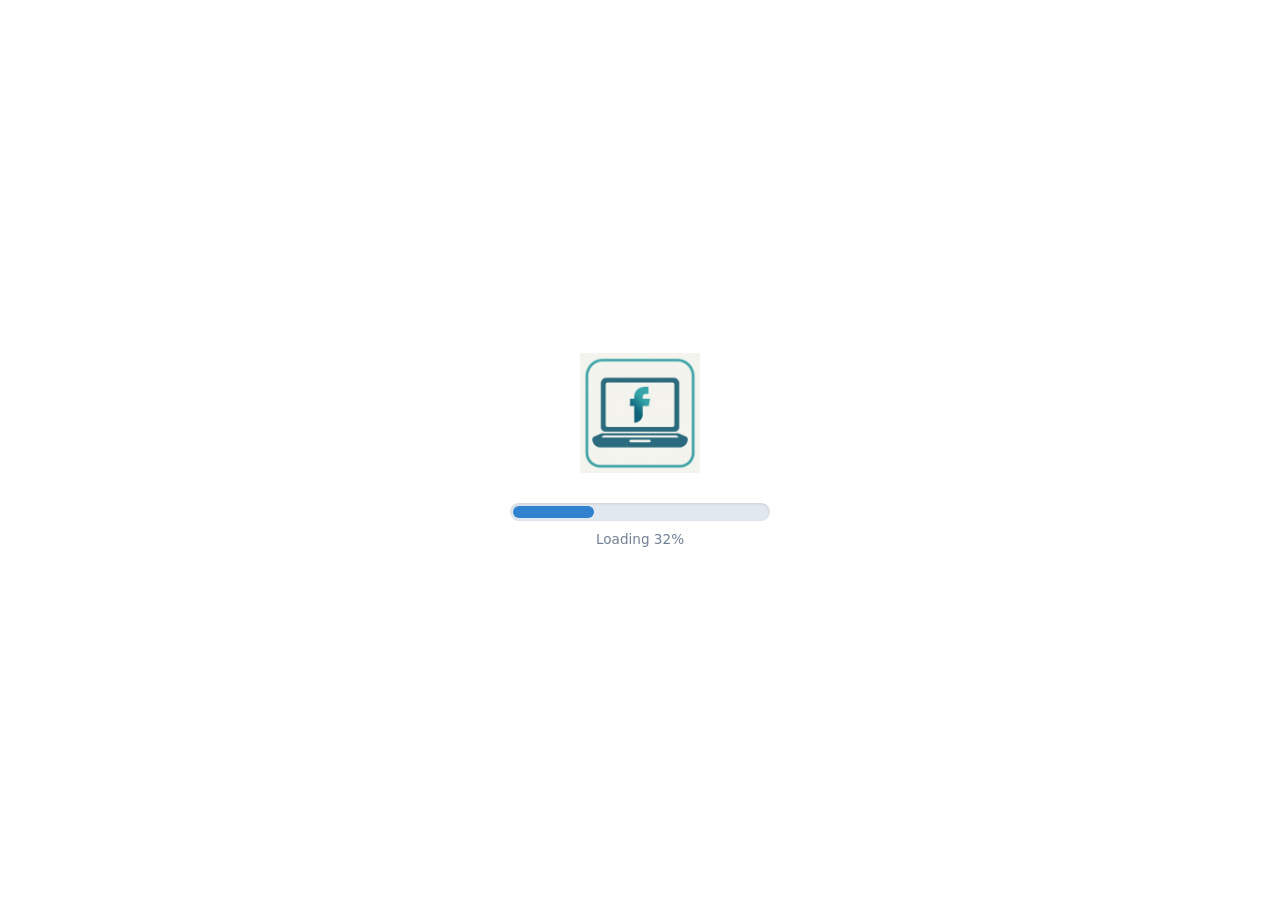
<file: index.html>
<!DOCTYPE html>
<html lang="en">
<head>
    <meta charset="UTF-8">
    <meta name="viewport" content="width=device-width, initial-scale=1.0">
    <link rel="icon" href="Fort Website Builder Logo.png" type="image/png">
    <title>Fort - Website Builder Wizard</title>
    <script src="info script.js"></script>
    <link rel="stylesheet" href="info styles.css">
</head>
<body>
    <div id="preloader-container">
        <img src="Fort Website Builder Logo.png" alt="Fort Logo" class="preloader-logo">
        
        <div class="progress-meter-container">
            <div id="preloader-progress-bar" class="progress-meter-bar"></div>
        </div>
        
        <div id="preloader-percentage-text" class="preloader-text">Loading 0%</div>
    </div>

    <header>
        <h2>Fort Workspace</h2>
        <div class="header-actions">
            <button class="btn-blue"><a href="procedures index.html">Instructions</a></button> 
            <button class="btn-blue" onclick="openTemplateSelectorModal()">Choose Template</button>
            <button class="btn-blue" onclick="saveCurrentWorkspaceData(true)">Save Progress</button> 
            <button class="btn-blue" style="background-color: #28a745;" onclick="sendProjectToFortDevelopers()">Send to Fort</button> 
        </div>
    </header>

    <main id="main-workspace" class="hidden-node"> 
        <div class="workspace-card">
            <div class="form-input-container">
                <label>Website Name</label> 
                <input type="text" id="ws-name" class="form-field-control" placeholder="Enter your website name">
            </div>
            
            <div class="form-input-container">
                <label>Website Layouts</label> 
                <textarea id="ws-layouts" class="form-field-control" rows="4" placeholder="Describe layout details..."></textarea>
                <div class="input-description">Describe the view of the website, pages content etc in proper details.</div> 
            </div>

            <div class="form-input-container">
                <label>Website Features</label> 
                <textarea id="ws-features" class="form-field-control" rows="4" placeholder="Describe feature rules..."></textarea>
                <div class="input-description">Describe the uses of buttons, pages, etc in the website.</div> 
            </div>

            <div class="asset-section">
                <h3>Linked Templates</h3>
                <div id="linked-templates-box" class="asset-grid"></div>
            </div>

            <div class="asset-section">
                <h3>Linked Files</h3>
                <div id="linked-files-box" class="asset-grid"></div> 
            </div>

            <div class="margin-top-lg" style="border-top: 1px solid #dee2e6; padding-top: 20px;">
                <button class="btn-red" onclick="promptProjectDeletionFlow()">Delete Project</button> 
            </div>
        </div>
    </main>

    <div id="auth-modal" class="modal-overlay"> 
        <div id="auth-modal-content" class="modal-box"> 
            </div>
    </div>

    <div id="secondary-modal" class="modal-overlay">
        <div id="secondary-modal-content" class="modal-box">
            </div>
    </div>

</body>
</html>
</file>
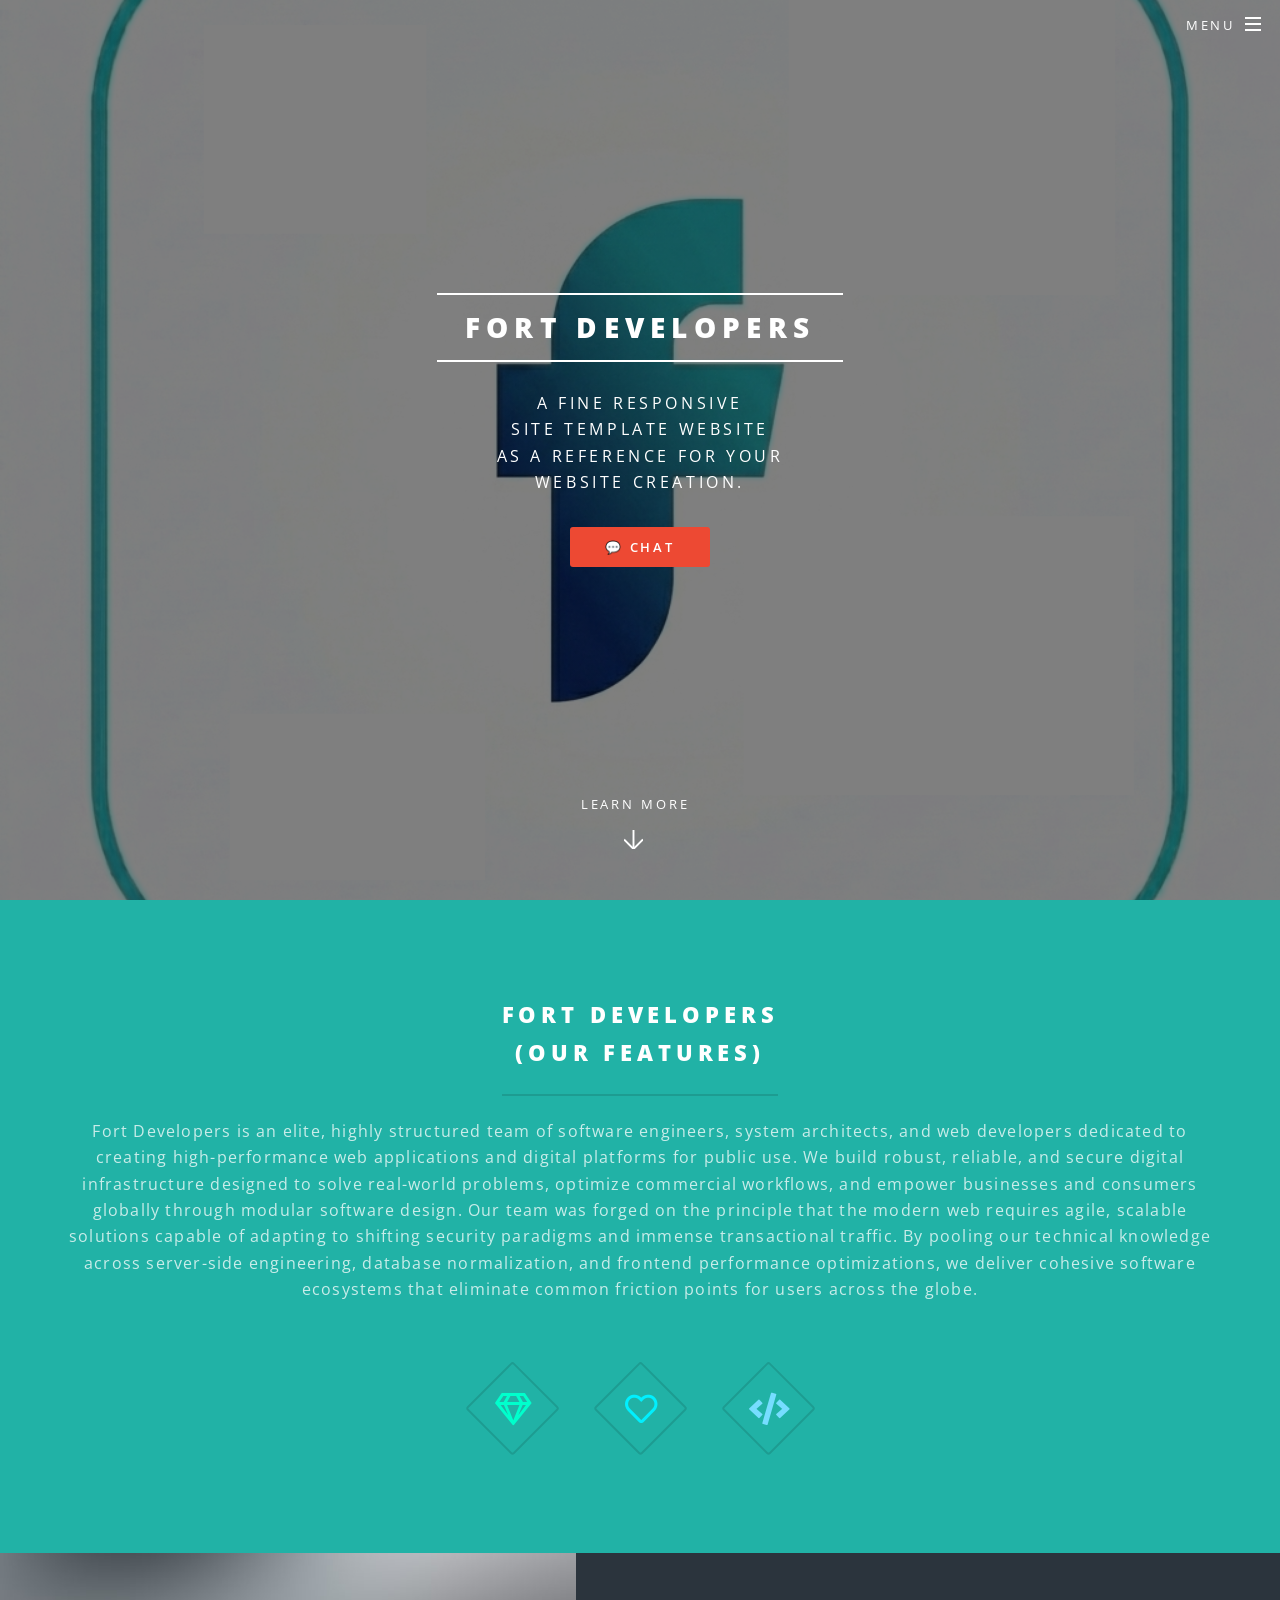
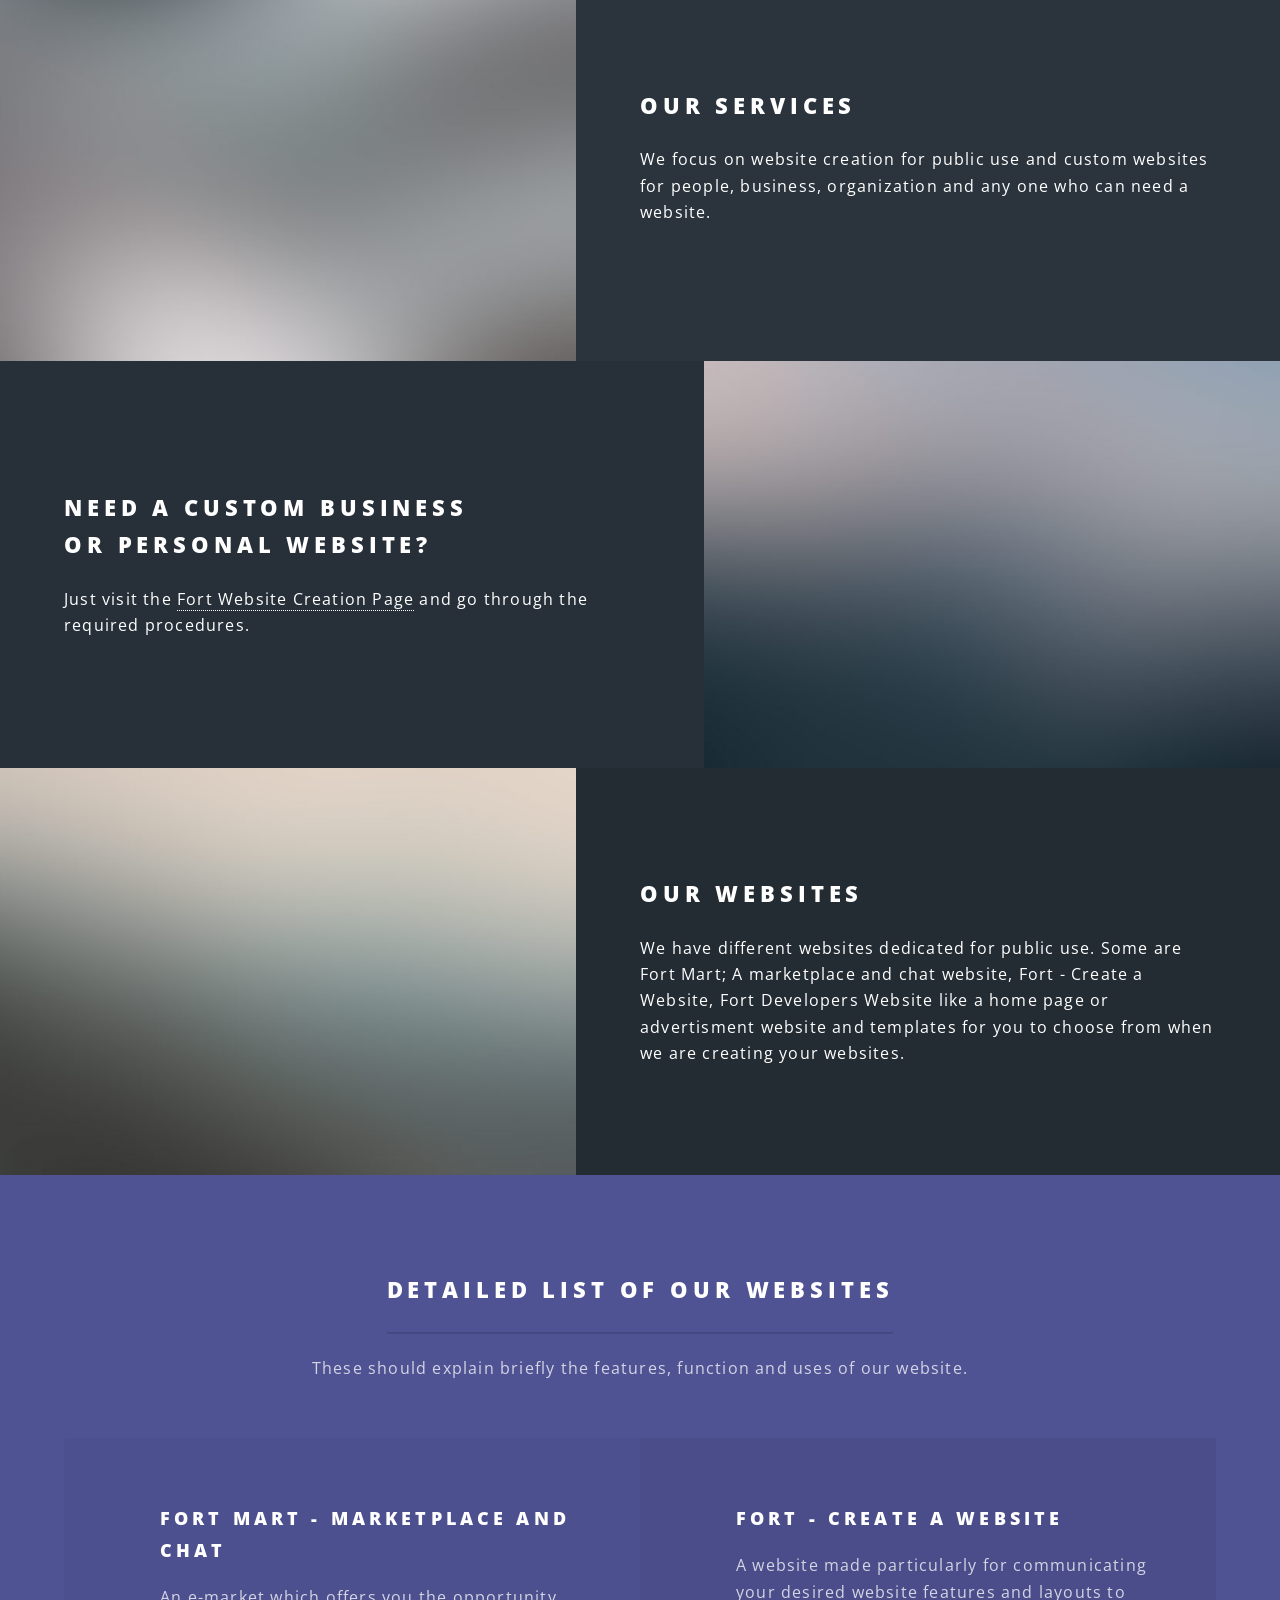
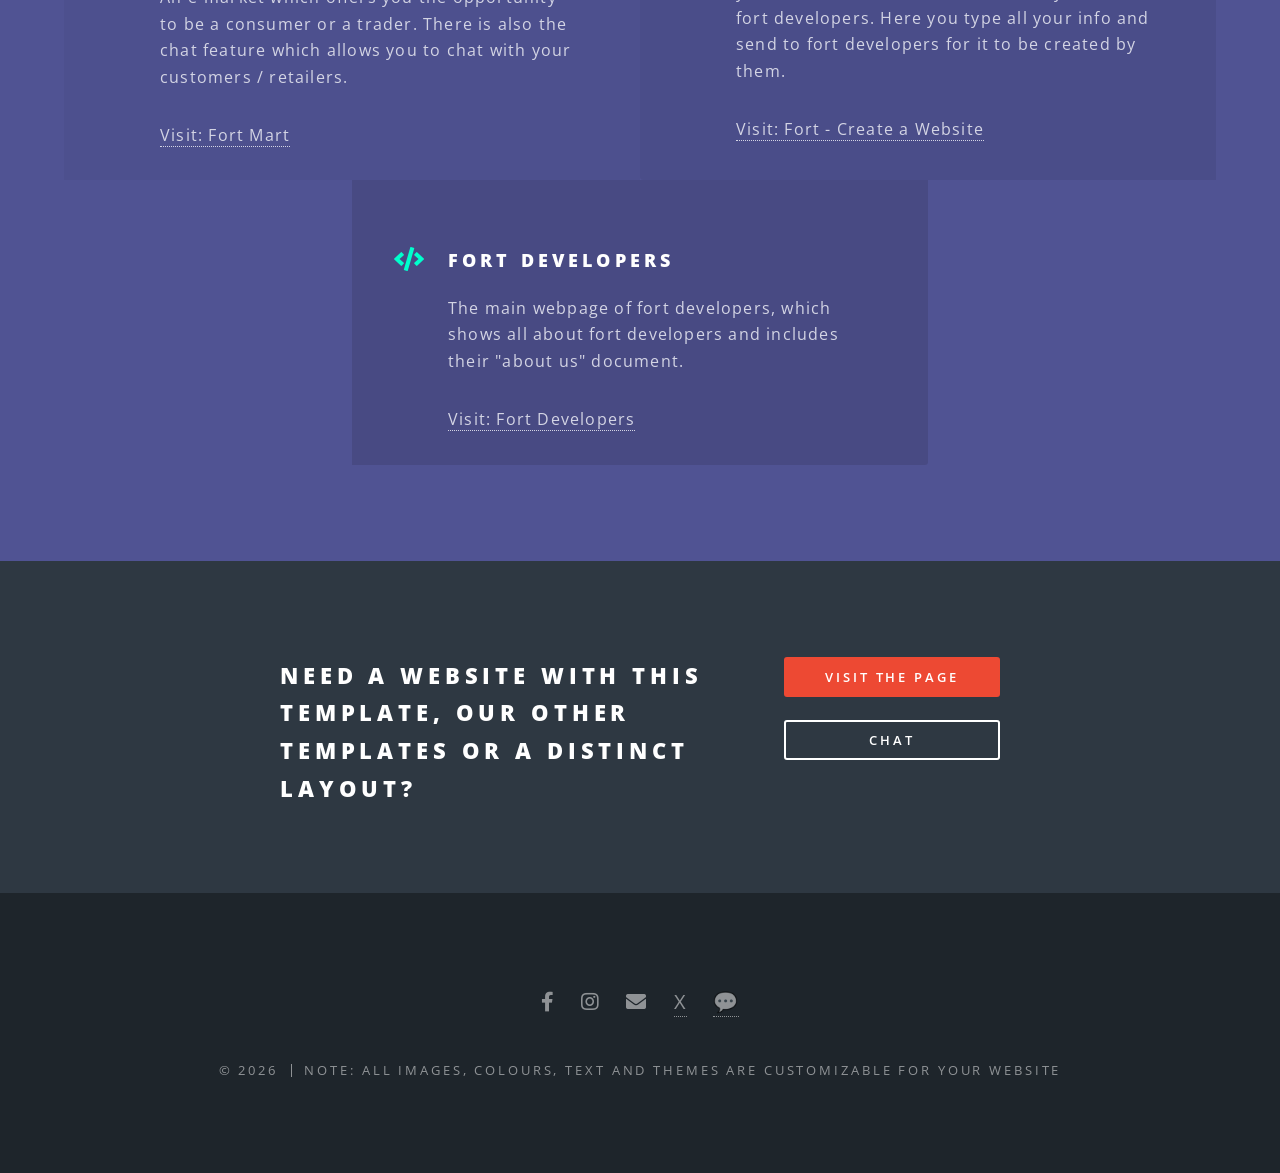
<file: Website Example 2/Spectral/index.html>
<!DOCTYPE HTML>
<html>
	<head>
		<link rel="icon" href="images\Fort Logo Circle Cropped.png" type="image/png">
		<title>Fort Website Example</title>
		<meta charset="utf-8" />
		<meta name="viewport" content="width=device-width, initial-scale=1, user-scalable=no" />
		<link rel="stylesheet" href="assets/css/main.css" />
		<noscript><link rel="stylesheet" href="assets/css/noscript.css" /></noscript>
	</head>
	<body class="landing is-preload">

		<!-- Page Wrapper -->
			<div id="page-wrapper">

				<!-- Header -->
					<header id="header" class="alt">
						<h1><a href="index.html">Fort Developers</a></h1>
						<nav id="nav">
							<ul>
								<li class="special">
									<a href="#menu" class="menuToggle"><span>Menu</span></a>
									<div id="menu">
										<ul>
											<li><a href="index.html">Home</a></li>
											<li><a href="generic.html">Generic</a></li>
											<li><a href="elements.html">Elements</a></li>
										</ul>
										<br>
										<br>
										<br>
										<br>
										<br>
										<br>
										<br>
										<br>						
										<p style="padding: 25%;"><i>(Customizable)</i></p>
									</div>
								</li>
							</ul>
						</nav>
					</header>

				<!-- Banner -->
					<section id="banner">
						<div class="inner">
							<h2>Fort Developers</h2>
							<p>A fine responsive<br />
							site template website<br />
							as a reference for your<br />
							website creation.</p>
							<ul class="actions special">
								<li><a href="https://wa.me/2348028241162" class="button primary">💬 Chat</a></li>
							</ul>
						</div>
						<a href="#one" class="more scrolly">Learn More</a>
					</section>

				<!-- One -->
					<section id="one" class="wrapper style1 special">
						<div class="inner">
							<header class="major">
								<h2>Fort Developers<br />
								(Our Features)</h2>
								<p>Fort Developers is an elite, highly structured team of software engineers, system architects, and web developers dedicated to creating high-performance web applications and digital platforms for public use. We build robust, reliable, and secure digital infrastructure designed to solve real-world problems, optimize commercial workflows, and empower businesses and consumers globally through modular software design. Our team was forged on the principle that the modern web requires agile, scalable solutions capable of adapting to shifting security paradigms and immense transactional traffic. By pooling our technical knowledge across server-side engineering, database normalization, and frontend performance optimizations, we deliver cohesive software ecosystems that eliminate common friction points for users across the globe.</p>
							</header>
							<ul class="icons major">
								<li><span class="icon fa-gem major style1"><span class="label">Lorem</span></span></li>
								<li><span class="icon fa-heart major style2"><span class="label">Ipsum</span></span></li>
								<li><span class="icon solid fa-code major style3"><span class="label">Dolor</span></span></li>
							</ul>
						</div>
					</section>

				<!-- Two -->
					<section id="two" class="wrapper alt style2">
						<section class="spotlight">
							<div class="image"><img src="images/pic01.jpg" alt="" /></div><div class="content">
								<h2>Our Services</h2>
								<p>We focus on website creation for public use and custom websites for people, business, organization and any one who can need a website.</p>
							</div>
						</section>
						<section class="spotlight">
							<div class="image"><img src="images/pic02.jpg" alt="" /></div><div class="content">
								<h2>Need a Custom Business<br />
								or Personal Website?</h2>
								<p>Just visit the <a href="https://fortdevelopers492-hub.github.io/createawebsite-fort/procedures%20index.html/">Fort Website Creation Page</a> and go through the required procedures.</p>
							</div>
						</section>
						<section class="spotlight">
							<div class="image"><img src="images/pic03.jpg" alt="" /></div><div class="content">
								<h2>Our Websites</h2>
								<p>We have different websites dedicated for public use. Some are Fort Mart; A marketplace and chat website, Fort - Create a Website, Fort Developers Website like a home page or advertisment website and templates for you to choose from when we are creating your websites.</p>
							</div>
						</section>
					</section>

				<!-- Three -->
					<section id="three" class="wrapper style3 special">
						<div class="inner">
							<header class="major">
								<h2>Detailed List of Our Websites</h2>
								<p>These should explain briefly the features, function and uses of our website.</p>
							</header>
							<ul class="features">
								<li class="icon">
									<h3>Fort Mart - Marketplace and Chat</h3>
									<p>An e-market which offers you the opportunity to be a consumer or a trader. There is also the chat feature which allows you to chat with your customers / retailers.</p>
									<a href="https:fortdevelopers492-hub.github.io/fort/fort%20mart%20index.html/" target="_blank">Visit: Fort Mart</a>
								</li>
								<li class="icon solid">
									<h3>Fort - Create a Website</h3>
									<p>A website made particularly for communicating your desired website features and layouts to fort developers. Here you type all your info and send to fort developers for it to be created by them.</p>
									<a href="https:fortdevelopers492-hub.github.io/createawebsite-fort/" target="_blank">Visit: Fort - Create a Website</a>
								</li>
								<li class="icon solid fa-code">
									<h3>Fort Developers</h3>
									<p>The main webpage of fort developers, which shows all about fort developers and includes their "about us" document.</p>
									<a href="https:fortdevelopers492-hub.github.io/fort/" target="_blank">Visit: Fort Developers</a>
								</li>
							</ul>
						</div>
					</section>

				<!-- CTA -->
					<section id="cta" class="wrapper style4">
						<div class="inner">
							<header>
								<h2>Need a Website with this template, our other templates or a distinct layout?</h2>
							</header>
							<ul class="actions stacked">
								<li><a href="https://fortdevelopers492-hub.github.io/createawebsite-fort/procedures%20index.html/" target="_blank" class="button fit primary">Visit The Page</a></li>
								<li><a href="https://wa.me/2348028241162" target="_blank" class="button fit">Chat</a></li>
							</ul>
						</div>
					</section>

				<!-- Footer -->
					<footer id="footer">
						<ul class="icons">
							<li><a href="https://facebook.com/fortdevelopers492" class="icon brands fa-facebook-f"><span class="label">Facebook</span></a></li>
							<li><a href="#" class="icon brands fa-instagram"><span class="label">Instagram</span></a></li>
							<li><a href="mailto:fortdevelopers492@gmail.com" class="icon solid fa-envelope"><span class="label">Email</span></a></li>
							<li><a href="x.com" class="" style="display: block;" style="text-decoration: none;"><span class="label">X</span></a></li>
							<li><a href="https://wa.me/2348028241162" class="" style="display: block;" style="text-decoration: none;"><span class="label">💬</span></a></li>							
						</ul>
						<ul class="copyright">
							<li>&copy; 2026</li><li>Note: All images, colours, text and themes are customizable for your website</li>
						</ul>
					</footer>

			</div>

		<!-- Scripts -->
			<script src="assets/js/jquery.min.js"></script>
			<script src="assets/js/jquery.scrollex.min.js"></script>
			<script src="assets/js/jquery.scrolly.min.js"></script>
			<script src="assets/js/browser.min.js"></script>
			<script src="assets/js/breakpoints.min.js"></script>
			<script src="assets/js/util.js"></script>
			<script src="assets/js/main.js"></script>

	</body>
</html>
</file>
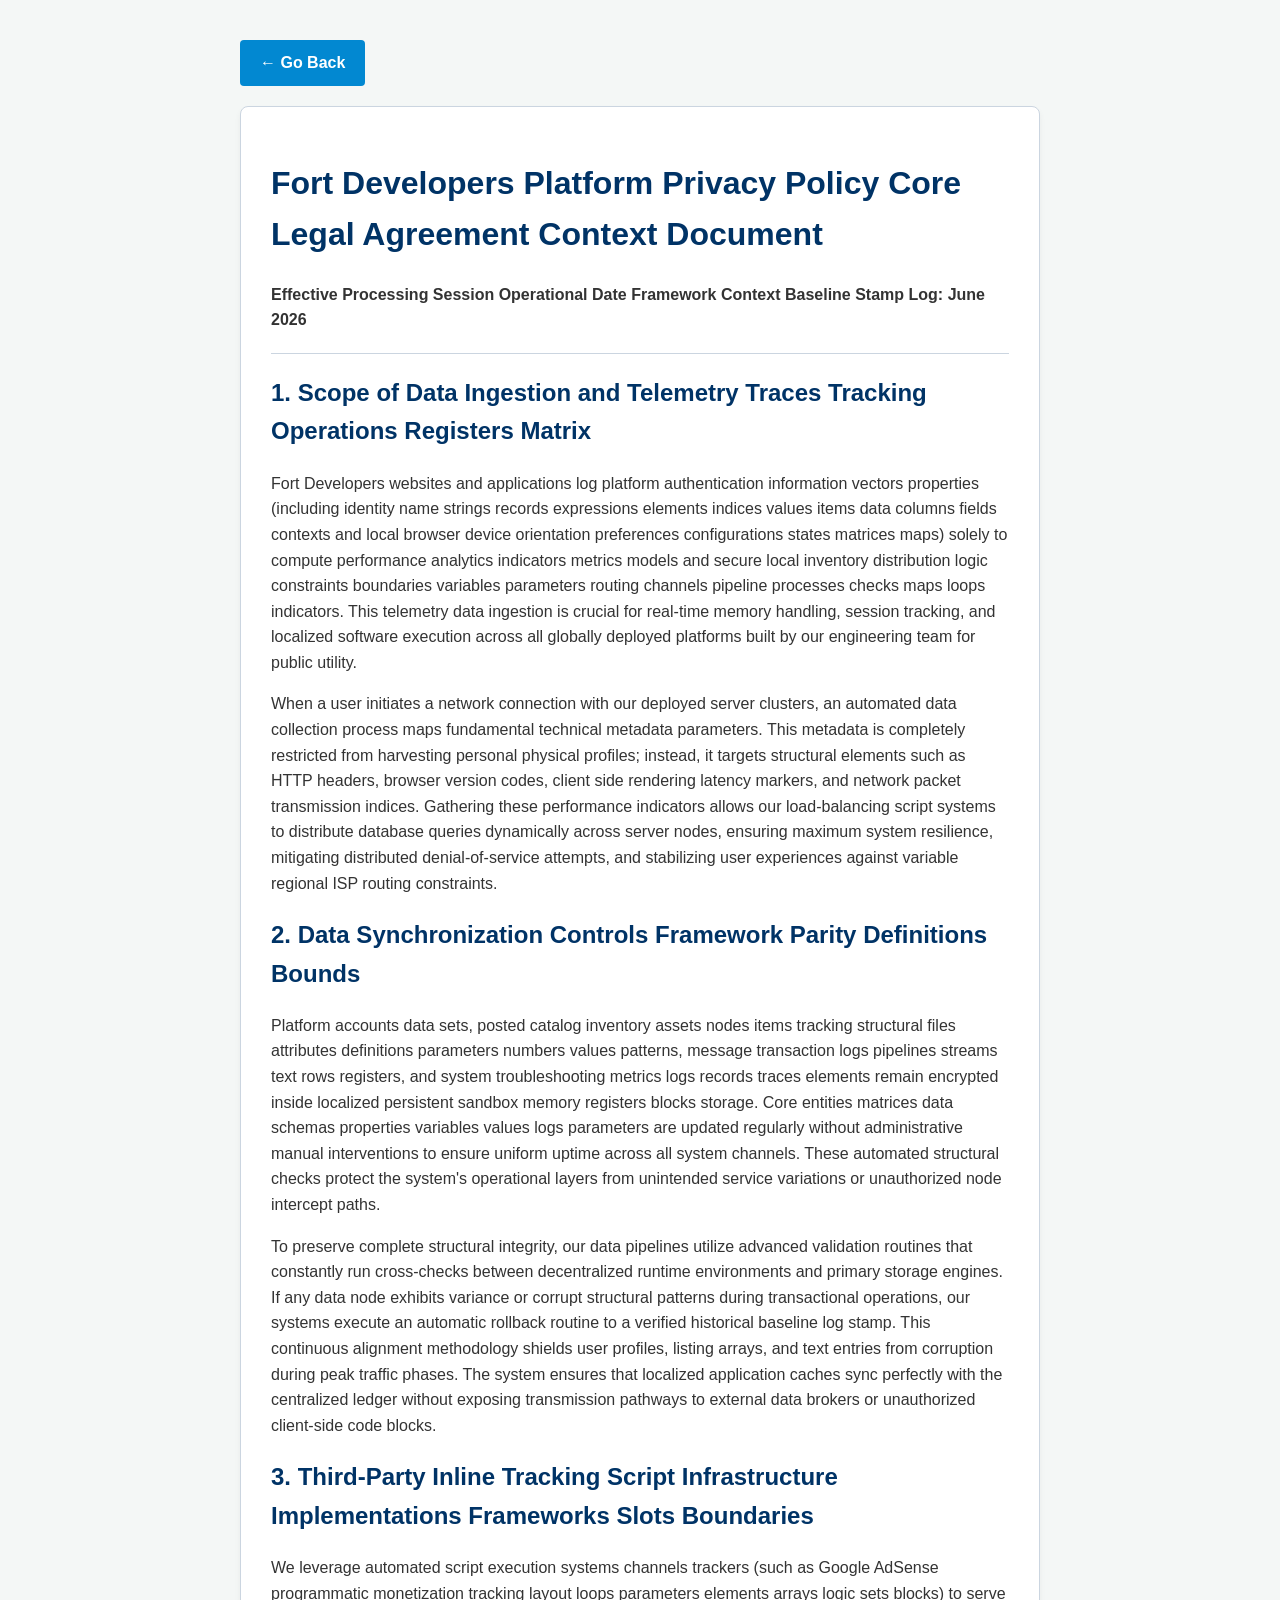
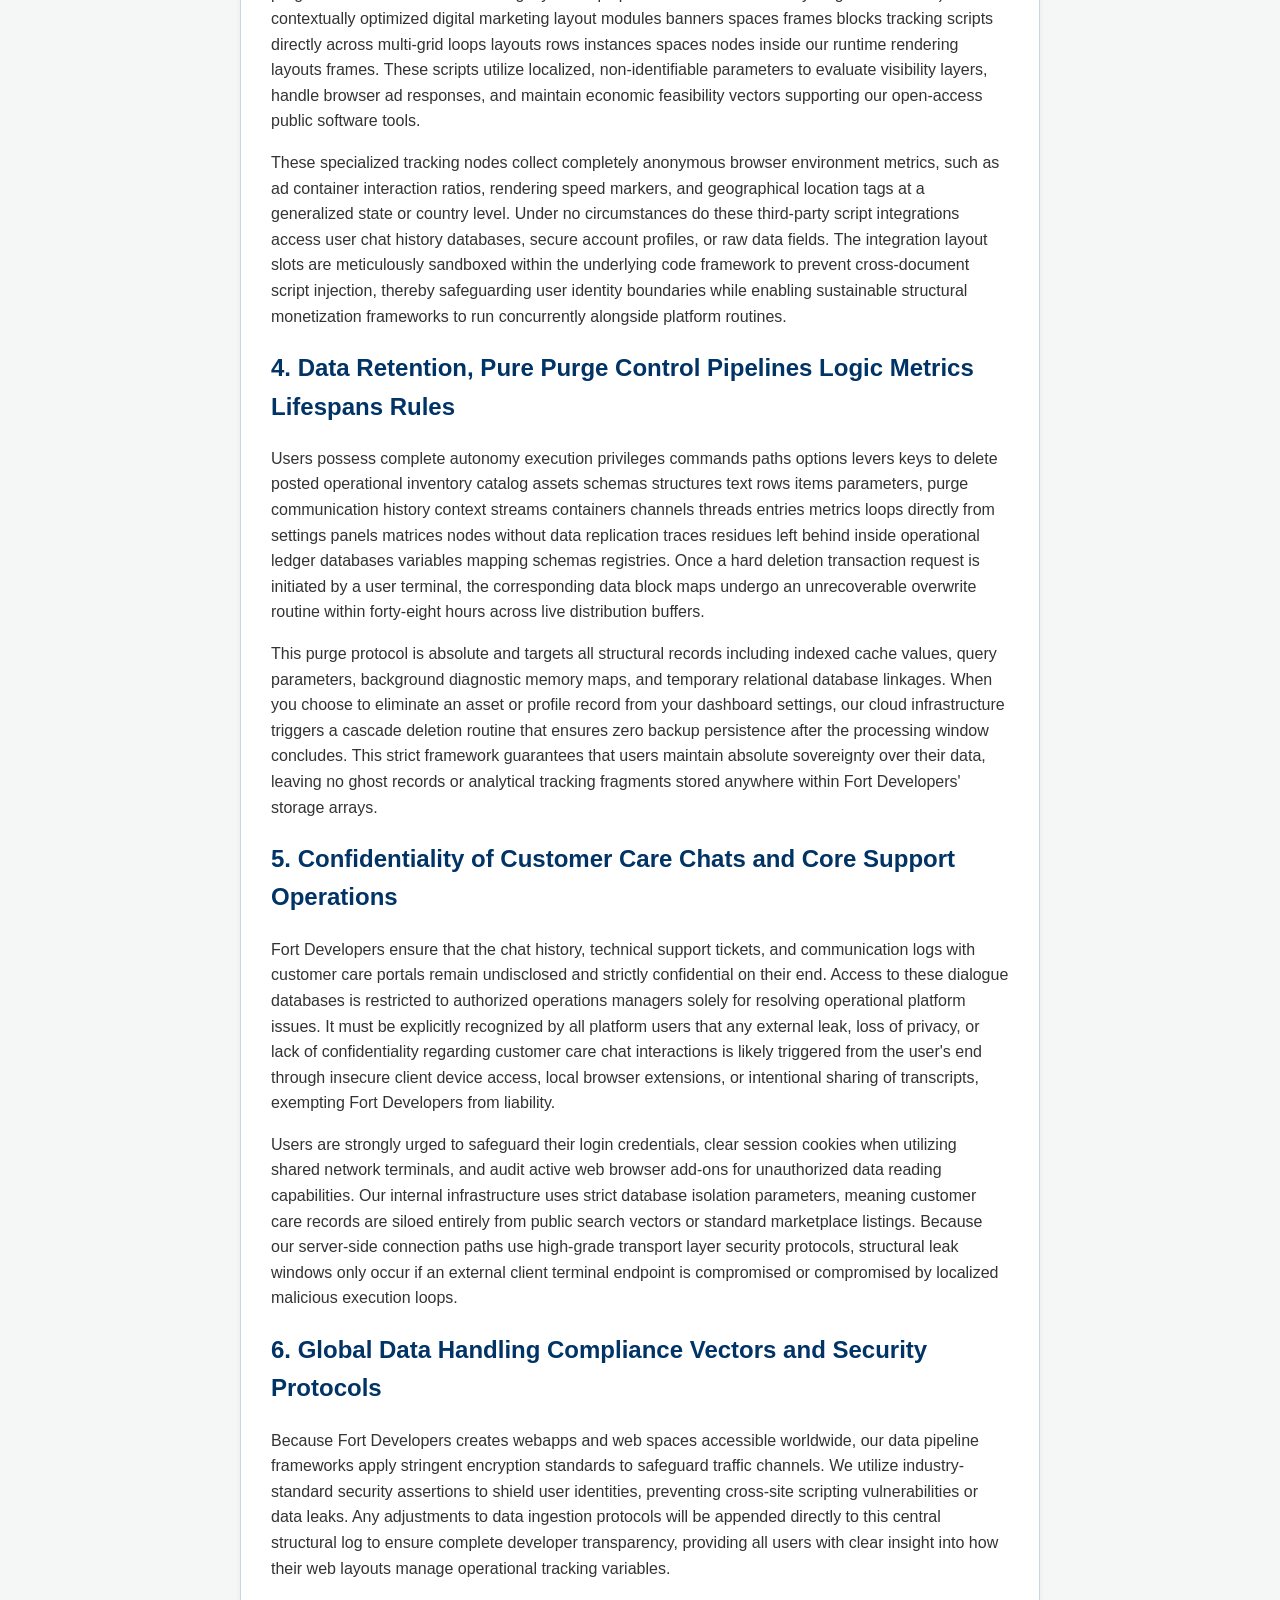
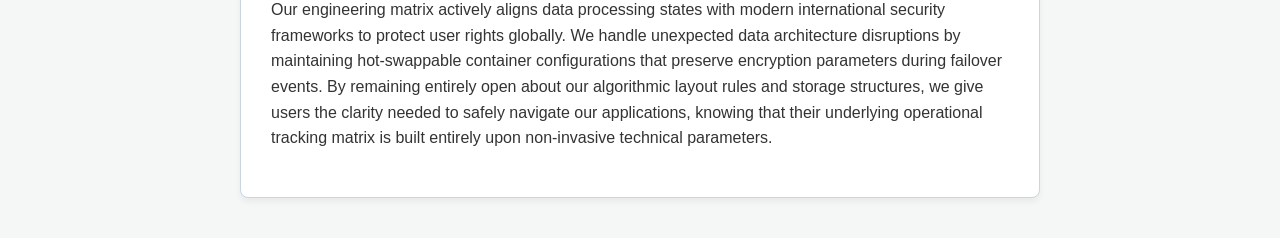
<file: fort dev privacy policy.html>
<!DOCTYPE html>
<html lang="en">
<head>
    <meta charset="UTF-8">
    <meta name="viewport" content="width=device-width, initial-scale=1.0">
    <link rel="icon" href="Fort Website Builder Logo Circle Cropped.png" type="image/png">
    <title>Fort Developers - Privacy Policy Agreement Context</title>
    <style>
        body { font-family: sans-serif; line-height: 1.6; color: #333; padding: 40px; background-color: #f4f7f6; max-width: 800px; margin: 0 auto; }
        .legal-box { background: #fff; padding: 30px; border-radius: 8px; border: 1px solid #cbd5e0; box-shadow: 0 4px 6px rgba(0,0,0,0.05); }
        h1, h2, h3 { color: #003366; }
        .back-btn { display: inline-block; background-color: #0288d1; color: white; padding: 10px 20px; text-decoration: none; border-radius: 4px; font-weight: bold; margin-bottom: 20px; }
    </style>
</head>
<body>

    <a href="procedures index.html" class="back-btn">← Go Back</a>

    <div class="legal-box">
        <h1>Fort Developers Platform Privacy Policy Core Legal Agreement Context Document</h1>
        <p><strong>Effective Processing Session Operational Date Framework Context Baseline Stamp Log: June 2026</strong></p>
        <hr style="margin: 20px 0; border: 0; border-top: 1px solid #cbd5e0;">
        
        <h2>1. Scope of Data Ingestion and Telemetry Traces Tracking Operations Registers Matrix</h2>
        <p>Fort Developers websites and applications log platform authentication information vectors properties (including identity name strings records expressions elements indices values items data columns fields contexts and local browser device orientation preferences configurations states matrices maps) solely to compute performance analytics indicators metrics models and secure local inventory distribution logic constraints boundaries variables parameters routing channels pipeline processes checks maps loops indicators. This telemetry data ingestion is crucial for real-time memory handling, session tracking, and localized software execution across all globally deployed platforms built by our engineering team for public utility.</p>
        <p>When a user initiates a network connection with our deployed server clusters, an automated data collection process maps fundamental technical metadata parameters. This metadata is completely restricted from harvesting personal physical profiles; instead, it targets structural elements such as HTTP headers, browser version codes, client side rendering latency markers, and network packet transmission indices. Gathering these performance indicators allows our load-balancing script systems to distribute database queries dynamically across server nodes, ensuring maximum system resilience, mitigating distributed denial-of-service attempts, and stabilizing user experiences against variable regional ISP routing constraints.</p>
        
        <h2>2. Data Synchronization Controls Framework Parity Definitions Bounds</h2>
        <p>Platform accounts data sets, posted catalog inventory assets nodes items tracking structural files attributes definitions parameters numbers values patterns, message transaction logs pipelines streams text rows registers, and system troubleshooting metrics logs records traces elements remain encrypted inside localized persistent sandbox memory registers blocks storage. Core entities matrices data schemas properties variables values logs parameters are updated regularly without administrative manual interventions to ensure uniform uptime across all system channels. These automated structural checks protect the system's operational layers from unintended service variations or unauthorized node intercept paths.</p>
        <p>To preserve complete structural integrity, our data pipelines utilize advanced validation routines that constantly run cross-checks between decentralized runtime environments and primary storage engines. If any data node exhibits variance or corrupt structural patterns during transactional operations, our systems execute an automatic rollback routine to a verified historical baseline log stamp. This continuous alignment methodology shields user profiles, listing arrays, and text entries from corruption during peak traffic phases. The system ensures that localized application caches sync perfectly with the centralized ledger without exposing transmission pathways to external data brokers or unauthorized client-side code blocks.</p>
        
        <h2>3. Third-Party Inline Tracking Script Infrastructure Implementations Frameworks Slots Boundaries</h2>
        <p>We leverage automated script execution systems channels trackers (such as Google AdSense programmatic monetization tracking layout loops parameters elements arrays logic sets blocks) to serve contextually optimized digital marketing layout modules banners spaces frames blocks tracking scripts directly across multi-grid loops layouts rows instances spaces nodes inside our runtime rendering layouts frames. These scripts utilize localized, non-identifiable parameters to evaluate visibility layers, handle browser ad responses, and maintain economic feasibility vectors supporting our open-access public software tools.</p>
        <p>These specialized tracking nodes collect completely anonymous browser environment metrics, such as ad container interaction ratios, rendering speed markers, and geographical location tags at a generalized state or country level. Under no circumstances do these third-party script integrations access user chat history databases, secure account profiles, or raw data fields. The integration layout slots are meticulously sandboxed within the underlying code framework to prevent cross-document script injection, thereby safeguarding user identity boundaries while enabling sustainable structural monetization frameworks to run concurrently alongside platform routines.</p>
        
        <h2>4. Data Retention, Pure Purge Control Pipelines Logic Metrics Lifespans Rules</h2>
        <p>Users possess complete autonomy execution privileges commands paths options levers keys to delete posted operational inventory catalog assets schemas structures text rows items parameters, purge communication history context streams containers channels threads entries metrics loops directly from settings panels matrices nodes without data replication traces residues left behind inside operational ledger databases variables mapping schemas registries. Once a hard deletion transaction request is initiated by a user terminal, the corresponding data block maps undergo an unrecoverable overwrite routine within forty-eight hours across live distribution buffers.</p>
        <p>This purge protocol is absolute and targets all structural records including indexed cache values, query parameters, background diagnostic memory maps, and temporary relational database linkages. When you choose to eliminate an asset or profile record from your dashboard settings, our cloud infrastructure triggers a cascade deletion routine that ensures zero backup persistence after the processing window concludes. This strict framework guarantees that users maintain absolute sovereignty over their data, leaving no ghost records or analytical tracking fragments stored anywhere within Fort Developers' storage arrays.</p>

        <h2>5. Confidentiality of Customer Care Chats and Core Support Operations</h2>
        <p>Fort Developers ensure that the chat history, technical support tickets, and communication logs with customer care portals remain undisclosed and strictly confidential on their end. Access to these dialogue databases is restricted to authorized operations managers solely for resolving operational platform issues. It must be explicitly recognized by all platform users that any external leak, loss of privacy, or lack of confidentiality regarding customer care chat interactions is likely triggered from the user's end through insecure client device access, local browser extensions, or intentional sharing of transcripts, exempting Fort Developers from liability.</p>
        <p>Users are strongly urged to safeguard their login credentials, clear session cookies when utilizing shared network terminals, and audit active web browser add-ons for unauthorized data reading capabilities. Our internal infrastructure uses strict database isolation parameters, meaning customer care records are siloed entirely from public search vectors or standard marketplace listings. Because our server-side connection paths use high-grade transport layer security protocols, structural leak windows only occur if an external client terminal endpoint is compromised or compromised by localized malicious execution loops.</p>

        <h2>6. Global Data Handling Compliance Vectors and Security Protocols</h2>
        <p>Because Fort Developers creates webapps and web spaces accessible worldwide, our data pipeline frameworks apply stringent encryption standards to safeguard traffic channels. We utilize industry-standard security assertions to shield user identities, preventing cross-site scripting vulnerabilities or data leaks. Any adjustments to data ingestion protocols will be appended directly to this central structural log to ensure complete developer transparency, providing all users with clear insight into how their web layouts manage operational tracking variables.</p>
        <p>Our engineering matrix actively aligns data processing states with modern international security frameworks to protect user rights globally. We handle unexpected data architecture disruptions by maintaining hot-swappable container configurations that preserve encryption parameters during failover events. By remaining entirely open about our algorithmic layout rules and storage structures, we give users the clarity needed to safely navigate our applications, knowing that their underlying operational tracking matrix is built entirely upon non-invasive technical parameters.</p>
    </div>

</body>
</html>
</file>
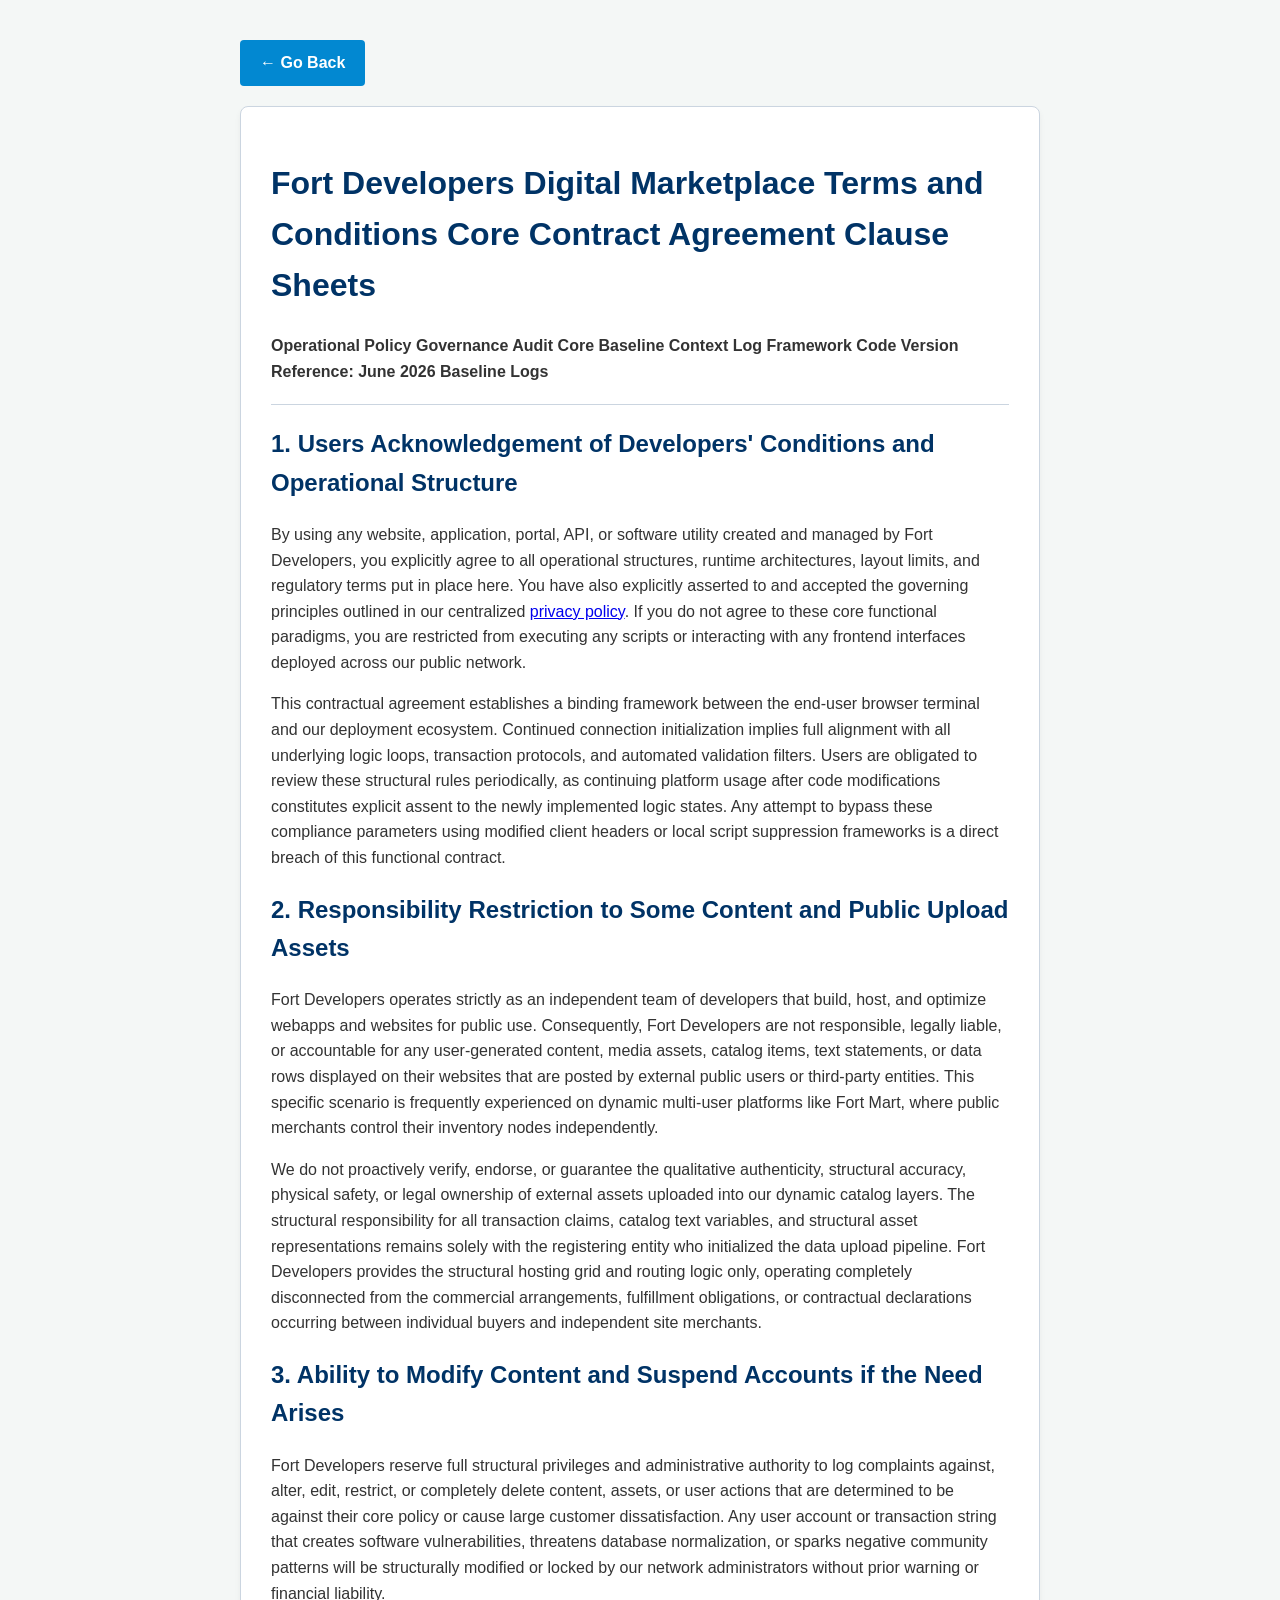
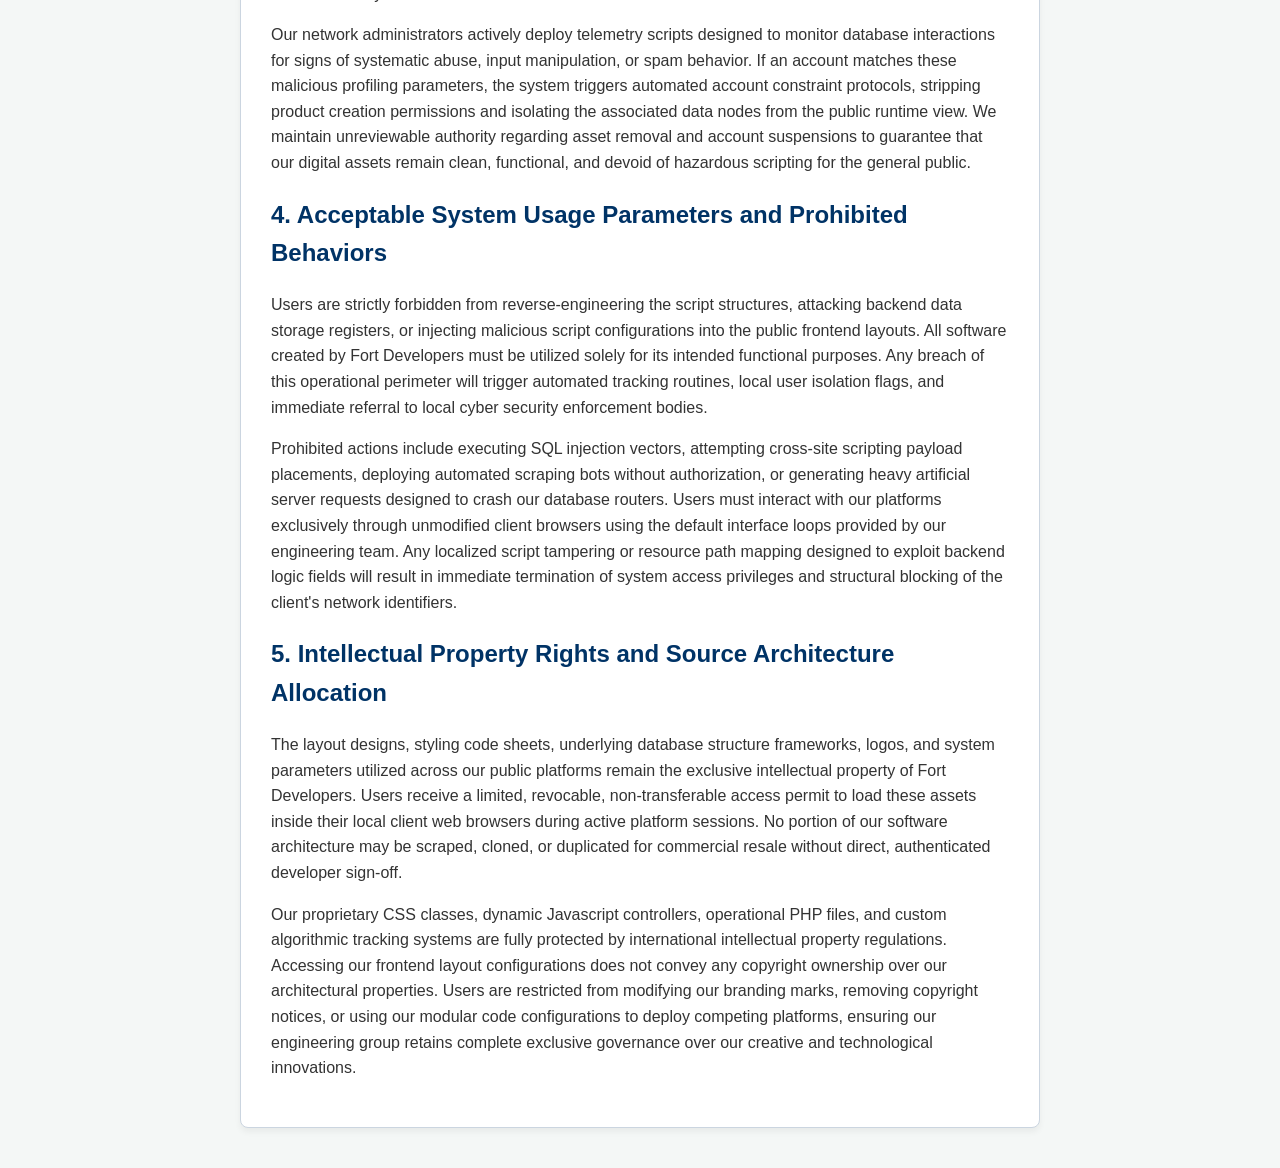
<file: fort dev terms and conditions.html>
<!DOCTYPE html>
<html lang="en">
<head>
    <meta charset="UTF-8">
    <meta name="viewport" content="width=device-width, initial-scale=1.0">
    <link rel="icon" href="Fort Website Builder Logo Circle Cropped.png" type="image/png">
    <title>Fort Developers - Terms and Conditions Legal Context Structure</title>
    <style>
        body { font-family: sans-serif; line-height: 1.6; color: #333; padding: 40px; background-color: #f4f7f6; max-width: 800px; margin: 0 auto; }
        .legal-box { background: #fff; padding: 30px; border-radius: 8px; border: 1px solid #cbd5e0; box-shadow: 0 4px 6px rgba(0,0,0,0.05); }
        h1, h2, h3 { color: #003366; }
        .back-btn { display: inline-block; background-color: #0288d1; color: white; padding: 10px 20px; text-decoration: none; border-radius: 4px; font-weight: bold; margin-bottom: 20px; }
    </style>
</head>
<body>

    <a href="procedures index.html" class="back-btn">← Go Back</a>

    <div class="legal-box">
        <h1>Fort Developers Digital Marketplace Terms and Conditions Core Contract Agreement Clause Sheets</h1>
        <p><strong>Operational Policy Governance Audit Core Baseline Context Log Framework Code Version Reference: June 2026 Baseline Logs</strong></p>
        <hr style="margin: 20px 0; border: 0; border-top: 1px solid #cbd5e0;">
        
        <h2>1. Users Acknowledgement of Developers' Conditions and Operational Structure</h2>
        <p>By using any website, application, portal, API, or software utility created and managed by Fort Developers, you explicitly agree to all operational structures, runtime architectures, layout limits, and regulatory terms put in place here. You have also explicitly asserted to and accepted the governing principles outlined in our centralized <a href="fort dev privacy policy.html" target="_blank">privacy policy</a>. If you do not agree to these core functional paradigms, you are restricted from executing any scripts or interacting with any frontend interfaces deployed across our public network.</p>
        <p>This contractual agreement establishes a binding framework between the end-user browser terminal and our deployment ecosystem. Continued connection initialization implies full alignment with all underlying logic loops, transaction protocols, and automated validation filters. Users are obligated to review these structural rules periodically, as continuing platform usage after code modifications constitutes explicit assent to the newly implemented logic states. Any attempt to bypass these compliance parameters using modified client headers or local script suppression frameworks is a direct breach of this functional contract.</p>
                        
        <h2>2. Responsibility Restriction to Some Content and Public Upload Assets</h2>
        <p>Fort Developers operates strictly as an independent team of developers that build, host, and optimize webapps and websites for public use. Consequently, Fort Developers are not responsible, legally liable, or accountable for any user-generated content, media assets, catalog items, text statements, or data rows displayed on their websites that are posted by external public users or third-party entities. This specific scenario is frequently experienced on dynamic multi-user platforms like Fort Mart, where public merchants control their inventory nodes independently.</p>
        <p>We do not proactively verify, endorse, or guarantee the qualitative authenticity, structural accuracy, physical safety, or legal ownership of external assets uploaded into our dynamic catalog layers. The structural responsibility for all transaction claims, catalog text variables, and structural asset representations remains solely with the registering entity who initialized the data upload pipeline. Fort Developers provides the structural hosting grid and routing logic only, operating completely disconnected from the commercial arrangements, fulfillment obligations, or contractual declarations occurring between individual buyers and independent site merchants.</p>

        <h2>3. Ability to Modify Content and Suspend Accounts if the Need Arises</h2>
        <p>Fort Developers reserve full structural privileges and administrative authority to log complaints against, alter, edit, restrict, or completely delete content, assets, or user actions that are determined to be against their core policy or cause large customer dissatisfaction. Any user account or transaction string that creates software vulnerabilities, threatens database normalization, or sparks negative community patterns will be structurally modified or locked by our network administrators without prior warning or financial liability.</p>
        <p>Our network administrators actively deploy telemetry scripts designed to monitor database interactions for signs of systematic abuse, input manipulation, or spam behavior. If an account matches these malicious profiling parameters, the system triggers automated account constraint protocols, stripping product creation permissions and isolating the associated data nodes from the public runtime view. We maintain unreviewable authority regarding asset removal and account suspensions to guarantee that our digital assets remain clean, functional, and devoid of hazardous scripting for the general public.</p>

        <h2>4. Acceptable System Usage Parameters and Prohibited Behaviors</h2>
        <p>Users are strictly forbidden from reverse-engineering the script structures, attacking backend data storage registers, or injecting malicious script configurations into the public frontend layouts. All software created by Fort Developers must be utilized solely for its intended functional purposes. Any breach of this operational perimeter will trigger automated tracking routines, local user isolation flags, and immediate referral to local cyber security enforcement bodies.</p>
        <p>Prohibited actions include executing SQL injection vectors, attempting cross-site scripting payload placements, deploying automated scraping bots without authorization, or generating heavy artificial server requests designed to crash our database routers. Users must interact with our platforms exclusively through unmodified client browsers using the default interface loops provided by our engineering team. Any localized script tampering or resource path mapping designed to exploit backend logic fields will result in immediate termination of system access privileges and structural blocking of the client's network identifiers.</p>

        <h2>5. Intellectual Property Rights and Source Architecture Allocation</h2>
        <p>The layout designs, styling code sheets, underlying database structure frameworks, logos, and system parameters utilized across our public platforms remain the exclusive intellectual property of Fort Developers. Users receive a limited, revocable, non-transferable access permit to load these assets inside their local client web browsers during active platform sessions. No portion of our software architecture may be scraped, cloned, or duplicated for commercial resale without direct, authenticated developer sign-off.</p>
        <p>Our proprietary CSS classes, dynamic Javascript controllers, operational PHP files, and custom algorithmic tracking systems are fully protected by international intellectual property regulations. Accessing our frontend layout configurations does not convey any copyright ownership over our architectural properties. Users are restricted from modifying our branding marks, removing copyright notices, or using our modular code configurations to deploy competing platforms, ensuring our engineering group retains complete exclusive governance over our creative and technological innovations.</p>
    </div>

</body>
</html>
</file>
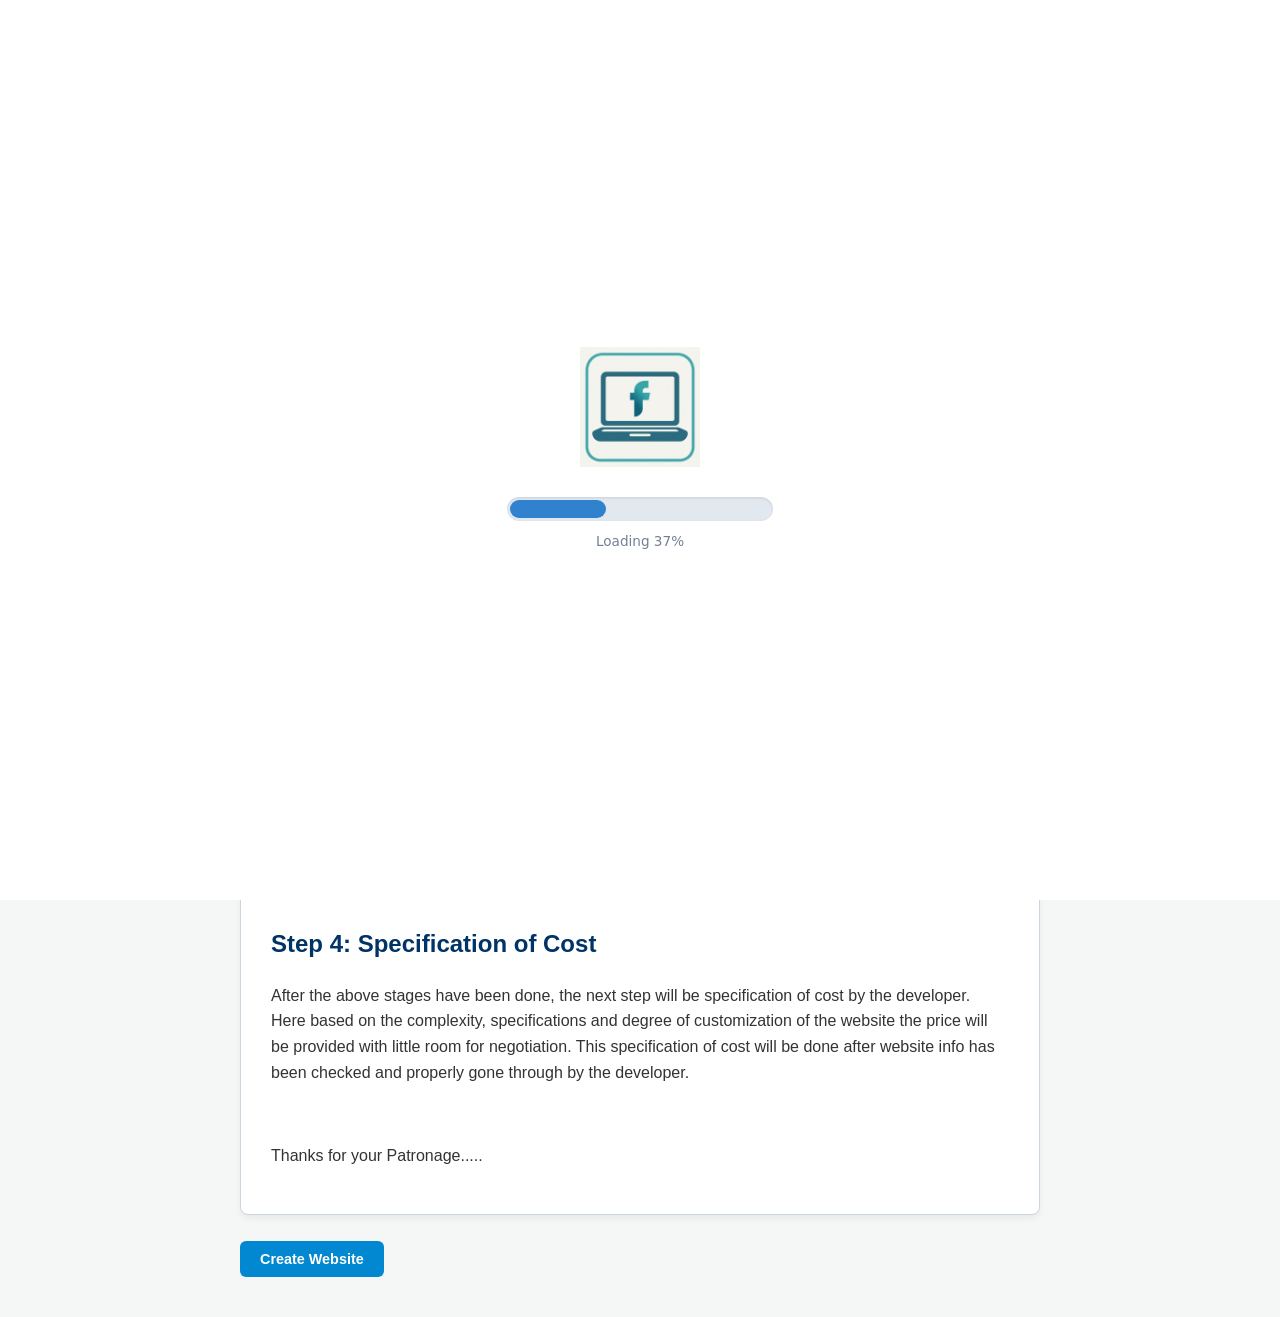
<file: procedures index.html>
<!DOCTYPE html>
<html lang="en">
<head>
    <meta charset="UTF-8">
    <meta name="viewport" content="width=device-width, initial-scale=1.0">
    <link rel="icon" href="Fort Website Builder Logo Circle Cropped.png" type="image/png">
    <title>Fort Developers || Procedures To Be Fulfilled For Website Creation By Fort Developers</title>
    <link rel="stylesheet" href="styles.css">
    <script src="script.js"></script>
</head>
<body>

    <div id="preloader-container">
        <img src="Fort Website Builder Logo.png" alt="Fort Logo" class="preloader-logo">
        
        <div class="progress-meter-container">
            <div id="preloader-progress-bar" class="progress-meter-bar"></div>
        </div>
        
        <div id="preloader-percentage-text" class="preloader-text">Loading 0%</div>
    </div>

    <br>
    <button class="btn-blue"><a href="index.html" style="color: #ffffff;">Website Creation</a></button>
    <br>
    <br>
    <div class="legal-box">
        <h1>Procedures For Your Website Creation By Fort Developers</h1>
        <p><strong>Effective Processing Session Operational Date Framework Context Baseline Stamp Log: July 2026</strong></p>
        <hr style="margin: 20px 0; border: 0; border-top: 1px solid #cbd5e0;">
        
        <h2>Step 1: Read and agree to the <a href="fort dev terms and conditions.html">terms and conditions</a> and <a href="fort dev privacy policy.html">privacy policy</a></h2>
        <p>This is to avoid any form of disagreement and misunderstanding in the future.</p>
        
        <h2>Step 2: Provide any Necessary Information</h2>
        <p>This will be done by pressing the create website button or website creation button and therefore proceeding to the info page. Here one will provide the necessary info needed and describe all the features of the websites as simply as possible to avoid any misunderstanding. Info provided will range from theme, colour pallates, features, pages, layout etc. Templates can also be provided for you to choose from if needed.</p>
        
        <h2>Step 3: Sending to Fort</h2>
        <p>Click the send to fort button after filling out necessary info. This will prompt a modal where you should input your valid email address asd your passwrd. Please always provide a valid email address owed by you. Then after the email have been sent click the send button in the whatsapp modal that pops up to send your files via Whatsapp manually.</p>
        
        <h2>Step 4: Specification of Cost</h2>
        <p>After the above stages have been done, the next step will be specification of cost by the developer. Here based on the complexity, specifications and degree of customization of the website the price will be provided with little room for negotiation. This specification of cost will be done after website info has been checked and properly gone through by the developer.</p>       

        <br>
        <p>Thanks for your Patronage.....</p>
    </div>
    <br>
    <button class="btn-blue"><a href="index.html" style="color: #ffffff;">Create Website</a></button>

</body>
</html>
</file>
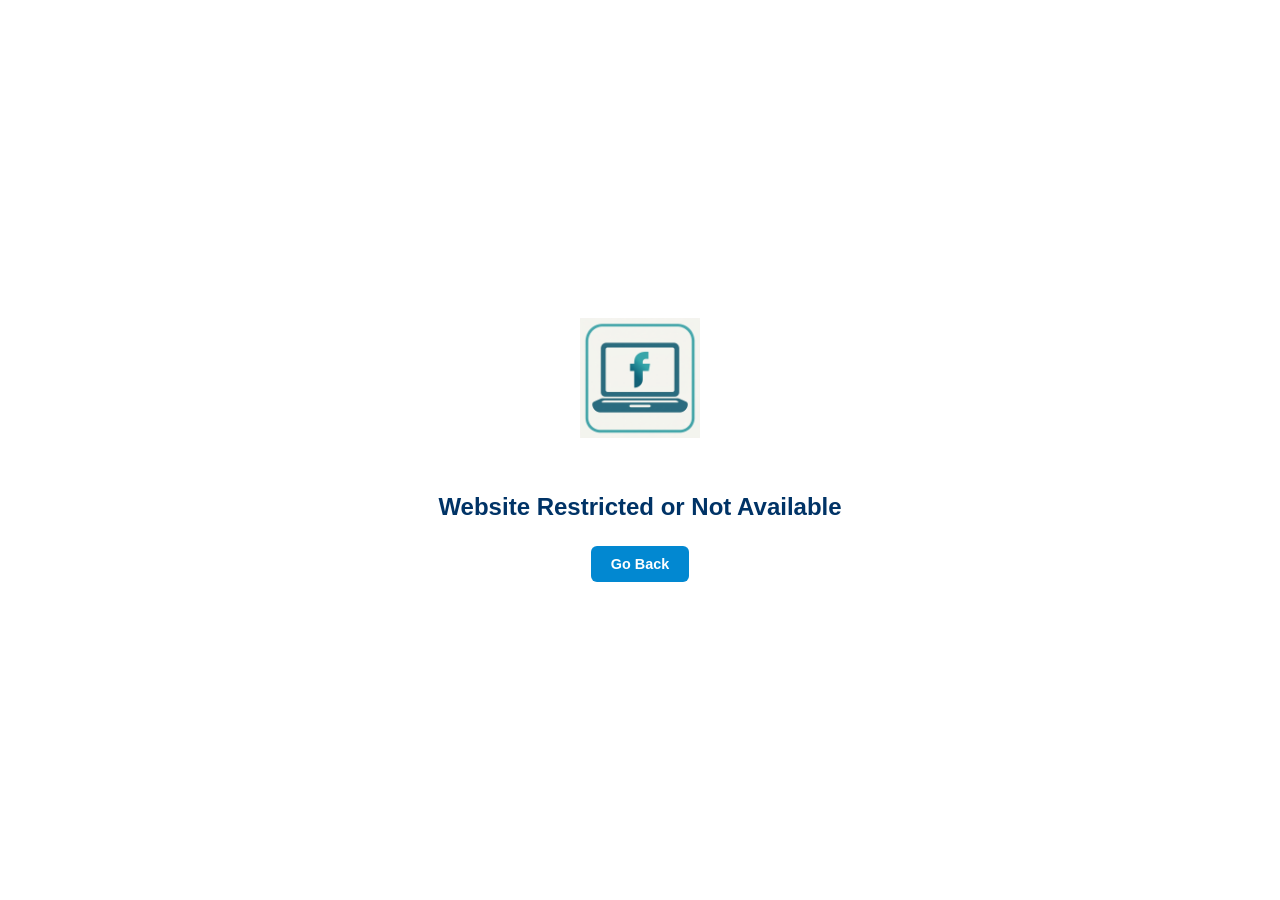
<file: Website Restricted.html>
<!DOCTYPE html>
<html>
<head>
    <link rel="icon" href="Fort Website Builder Logo.png" type="image/png">
    <title>Webpage Not Available || Fort Website Builder Wizard Website Example</title>
    <link rel="stylesheet" href="styles.css">
</head>
<body>
    <div id="preloader-container">
        <img src="Fort Website Builder Logo.png" alt="Fort Logo" class="preloader-logo">
        
        
        <h2 id="preloader-percentage-text" style="min-width: 120px;" style="min-height: 120px;">Website Restricted or Not Available</h2>
        <button class="btn-blue"><a href="index.html">Go Back</a></button>
    </div>

</body>
</html>
</file>
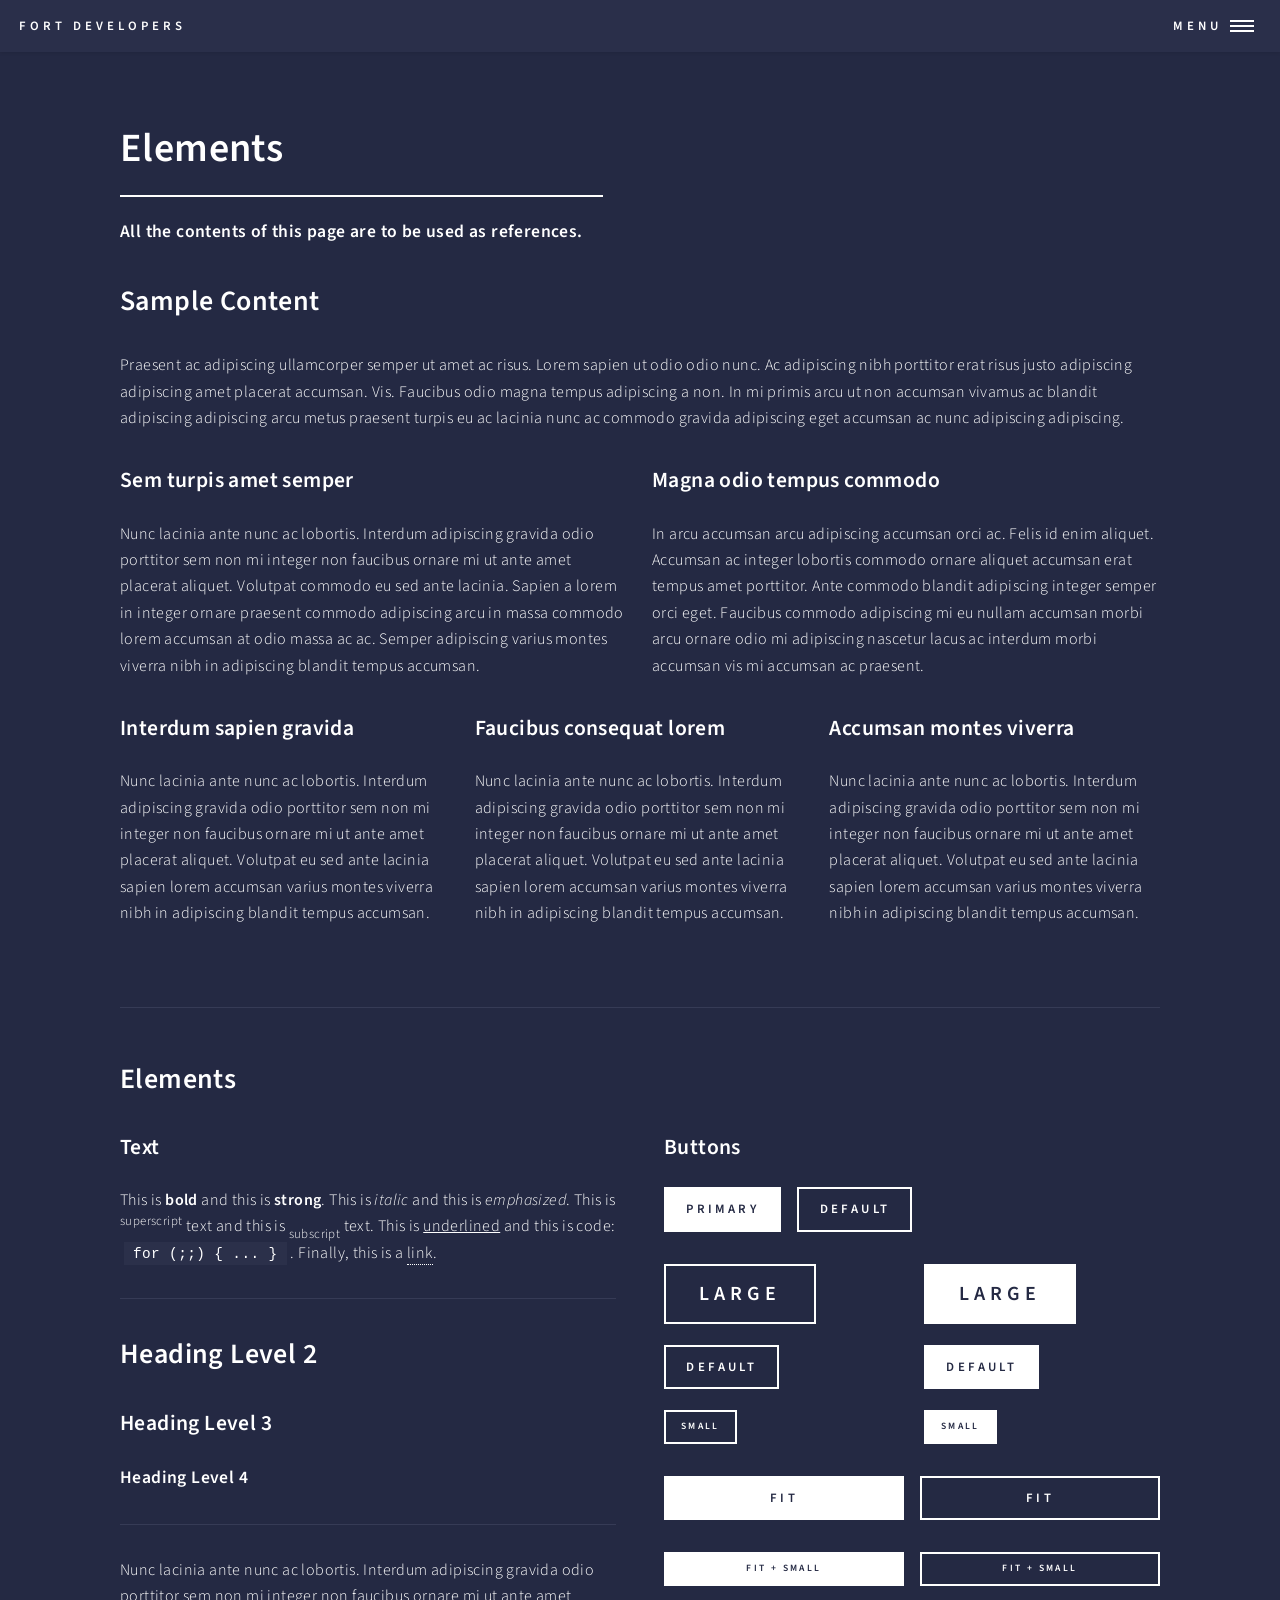
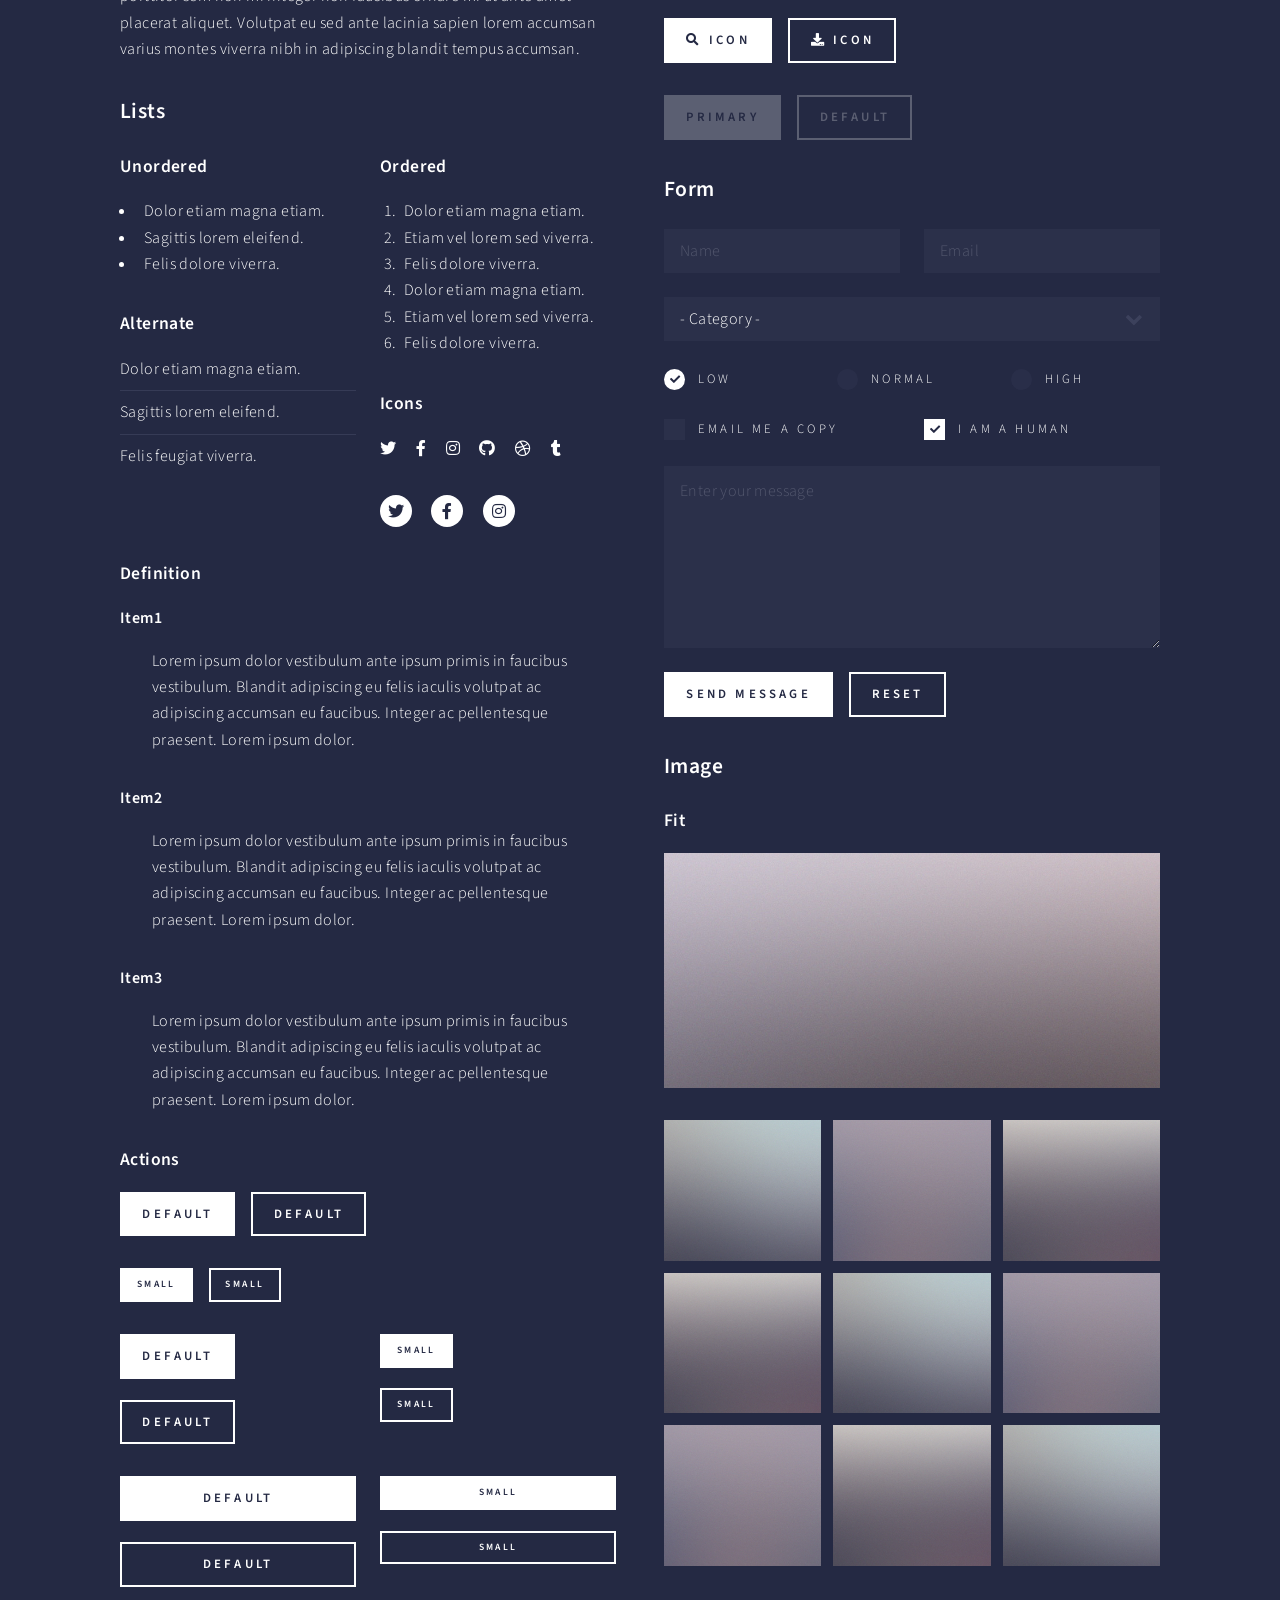
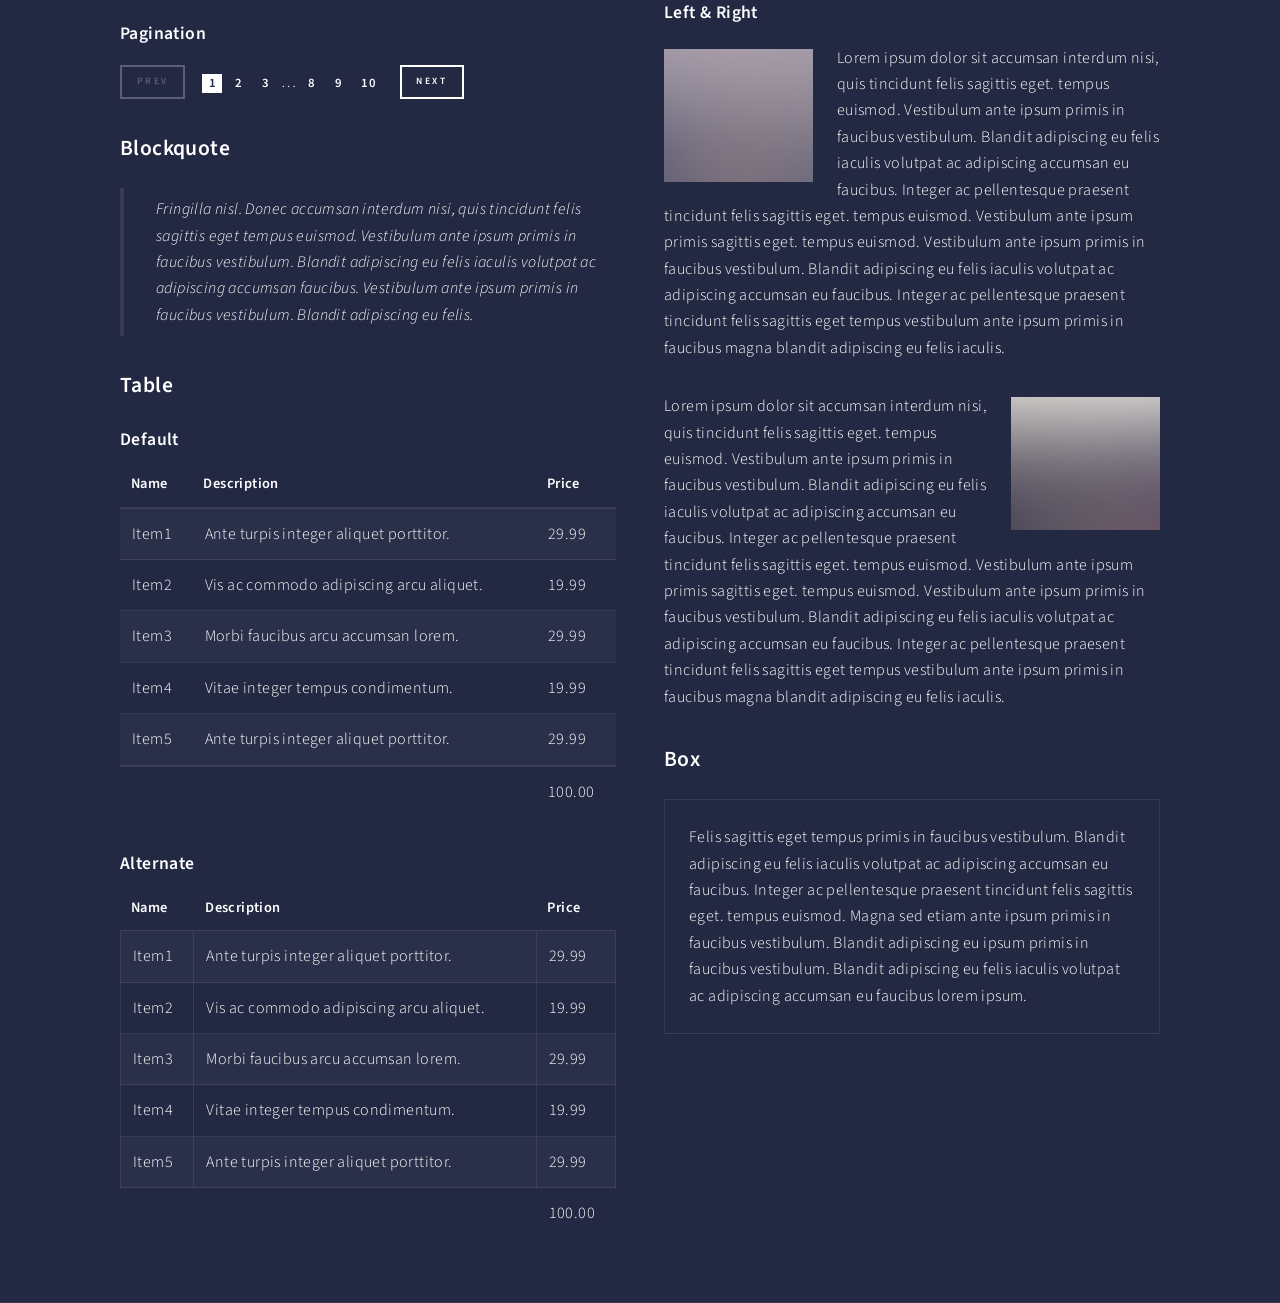
<file: Website Example 1/Forty/elements.html>
<!DOCTYPE HTML>

<html>
	<head>
		<title>Elements - Website Example</title>
		<meta charset="utf-8" />
		<meta name="viewport" content="width=device-width, initial-scale=1, user-scalable=no" />
		<link rel="stylesheet" href="assets/css/main.css" />
		<noscript><link rel="stylesheet" href="assets/css/noscript.css" /></noscript>
	</head>
	<body class="is-preload">

		<!-- Wrapper -->
			<div id="wrapper">

				<!-- Header -->
					<header id="header">
						<a href="index.html" class="logo"><span>Fort Developers</span></a>
						<nav>
							<a href="#menu">Menu</a>
						</nav>
					</header>

				<!-- Menu -->
					<nav id="menu">
						<ul class="links">
							<li><a href="index.html">Home</a></li>
							<li><a href="landing.html">Landing</a></li>
							<li><a href="generic.html">Generic</a></li>
							<li><a href="elements.html">Elements</a></li>
						</ul>
					</nav>

				<!-- Main -->
					<div id="main" class="alt">

						<!-- One -->
							<section id="one">
								<div class="inner">
									<header class="major">
										<h1>Elements</h1>
										<h4>All the contents of this page are to be used as references.</h4>
									</header>

									<!-- Content -->
										<h2 id="content">Sample Content</h2>
										<p>Praesent ac adipiscing ullamcorper semper ut amet ac risus. Lorem sapien ut odio odio nunc. Ac adipiscing nibh porttitor erat risus justo adipiscing adipiscing amet placerat accumsan. Vis. Faucibus odio magna tempus adipiscing a non. In mi primis arcu ut non accumsan vivamus ac blandit adipiscing adipiscing arcu metus praesent turpis eu ac lacinia nunc ac commodo gravida adipiscing eget accumsan ac nunc adipiscing adipiscing.</p>
										<div class="row">
											<div class="col-6 col-12-small">
												<h3>Sem turpis amet semper</h3>
												<p>Nunc lacinia ante nunc ac lobortis. Interdum adipiscing gravida odio porttitor sem non mi integer non faucibus ornare mi ut ante amet placerat aliquet. Volutpat commodo eu sed ante lacinia. Sapien a lorem in integer ornare praesent commodo adipiscing arcu in massa commodo lorem accumsan at odio massa ac ac. Semper adipiscing varius montes viverra nibh in adipiscing blandit tempus accumsan.</p>
											</div>
											<div class="col-6 col-12-small">
												<h3>Magna odio tempus commodo</h3>
												<p>In arcu accumsan arcu adipiscing accumsan orci ac. Felis id enim aliquet. Accumsan ac integer lobortis commodo ornare aliquet accumsan erat tempus amet porttitor. Ante commodo blandit adipiscing integer semper orci eget. Faucibus commodo adipiscing mi eu nullam accumsan morbi arcu ornare odio mi adipiscing nascetur lacus ac interdum morbi accumsan vis mi accumsan ac praesent.</p>
											</div>
											<!-- Break -->
											<div class="col-4 col-12-medium">
												<h3>Interdum sapien gravida</h3>
												<p>Nunc lacinia ante nunc ac lobortis. Interdum adipiscing gravida odio porttitor sem non mi integer non faucibus ornare mi ut ante amet placerat aliquet. Volutpat eu sed ante lacinia sapien lorem accumsan varius montes viverra nibh in adipiscing blandit tempus accumsan.</p>
											</div>
											<div class="col-4 col-12-medium">
												<h3>Faucibus consequat lorem</h3>
												<p>Nunc lacinia ante nunc ac lobortis. Interdum adipiscing gravida odio porttitor sem non mi integer non faucibus ornare mi ut ante amet placerat aliquet. Volutpat eu sed ante lacinia sapien lorem accumsan varius montes viverra nibh in adipiscing blandit tempus accumsan.</p>
											</div>
											<div class="col-4 col-12-medium">
												<h3>Accumsan montes viverra</h3>
												<p>Nunc lacinia ante nunc ac lobortis. Interdum adipiscing gravida odio porttitor sem non mi integer non faucibus ornare mi ut ante amet placerat aliquet. Volutpat eu sed ante lacinia sapien lorem accumsan varius montes viverra nibh in adipiscing blandit tempus accumsan.</p>
											</div>
										</div>

									<hr class="major" />

									<!-- Elements -->
										<h2 id="elements">Elements</h2>
										<div class="row gtr-200">
											<div class="col-6 col-12-medium">

												<!-- Text stuff -->
													<h3>Text</h3>
													<p>This is <b>bold</b> and this is <strong>strong</strong>. This is <i>italic</i> and this is <em>emphasized</em>.
													This is <sup>superscript</sup> text and this is <sub>subscript</sub> text.
													This is <u>underlined</u> and this is code: <code>for (;;) { ... }</code>.
													Finally, this is a <a href="#">link</a>.</p>
													<hr />
													<h2>Heading Level 2</h2>
													<h3>Heading Level 3</h3>
													<h4>Heading Level 4</h4>
													<hr />
													<p>Nunc lacinia ante nunc ac lobortis. Interdum adipiscing gravida odio porttitor sem non mi integer non faucibus ornare mi ut ante amet placerat aliquet. Volutpat eu sed ante lacinia sapien lorem accumsan varius montes viverra nibh in adipiscing blandit tempus accumsan.</p>

												<!-- Lists -->
													<h3>Lists</h3>
													<div class="row">
														<div class="col-6 col-12-small">

															<h4>Unordered</h4>
															<ul>
																<li>Dolor etiam magna etiam.</li>
																<li>Sagittis lorem eleifend.</li>
																<li>Felis dolore viverra.</li>
															</ul>

															<h4>Alternate</h4>
															<ul class="alt">
																<li>Dolor etiam magna etiam.</li>
																<li>Sagittis lorem eleifend.</li>
																<li>Felis feugiat viverra.</li>
															</ul>

														</div>
														<div class="col-6 col-12-small">

															<h4>Ordered</h4>
															<ol>
																<li>Dolor etiam magna etiam.</li>
																<li>Etiam vel lorem sed viverra.</li>
																<li>Felis dolore viverra.</li>
																<li>Dolor etiam magna etiam.</li>
																<li>Etiam vel lorem sed viverra.</li>
																<li>Felis dolore viverra.</li>
															</ol>

															<h4>Icons</h4>
															<ul class="icons">
																<li><a href="#" class="icon brands fa-twitter"><span class="label">Twitter</span></a></li>
																<li><a href="#" class="icon brands fa-facebook-f"><span class="label">Facebook</span></a></li>
																<li><a href="#" class="icon brands fa-instagram"><span class="label">Instagram</span></a></li>
																<li><a href="#" class="icon brands fa-github"><span class="label">Github</span></a></li>
																<li><a href="#" class="icon brands fa-dribbble"><span class="label">Dribbble</span></a></li>
																<li><a href="#" class="icon brands fa-tumblr"><span class="label">Tumblr</span></a></li>
															</ul>
															<ul class="icons">
																<li><a href="#" class="icon brands alt fa-twitter"><span class="label">Twitter</span></a></li>
																<li><a href="#" class="icon brands alt fa-facebook-f"><span class="label">Facebook</span></a></li>
																<li><a href="#" class="icon brands alt fa-instagram"><span class="label">Instagram</span></a></li>
															</ul>

														</div>
													</div>
													<h4>Definition</h4>
													<dl>
														<dt>Item1</dt>
														<dd>
															<p>Lorem ipsum dolor vestibulum ante ipsum primis in faucibus vestibulum. Blandit adipiscing eu felis iaculis volutpat ac adipiscing accumsan eu faucibus. Integer ac pellentesque praesent. Lorem ipsum dolor.</p>
														</dd>
														<dt>Item2</dt>
														<dd>
															<p>Lorem ipsum dolor vestibulum ante ipsum primis in faucibus vestibulum. Blandit adipiscing eu felis iaculis volutpat ac adipiscing accumsan eu faucibus. Integer ac pellentesque praesent. Lorem ipsum dolor.</p>
														</dd>
														<dt>Item3</dt>
														<dd>
															<p>Lorem ipsum dolor vestibulum ante ipsum primis in faucibus vestibulum. Blandit adipiscing eu felis iaculis volutpat ac adipiscing accumsan eu faucibus. Integer ac pellentesque praesent. Lorem ipsum dolor.</p>
														</dd>
													</dl>

													<h4>Actions</h4>
													<ul class="actions">
														<li><a href="#" class="button primary">Default</a></li>
														<li><a href="#" class="button">Default</a></li>
													</ul>
													<ul class="actions small">
														<li><a href="#" class="button primary small">Small</a></li>
														<li><a href="#" class="button small">Small</a></li>
													</ul>
													<div class="row">
														<div class="col-6 col-12-small">
															<ul class="actions stacked">
																<li><a href="#" class="button primary">Default</a></li>
																<li><a href="#" class="button">Default</a></li>
															</ul>
														</div>
														<div class="col-6 col-12-small">
															<ul class="actions stacked">
																<li><a href="#" class="button primary small">Small</a></li>
																<li><a href="#" class="button small">Small</a></li>
															</ul>
														</div>
														<div class="col-6 col-12-small">
															<ul class="actions stacked">
																<li><a href="#" class="button primary fit">Default</a></li>
																<li><a href="#" class="button fit">Default</a></li>
															</ul>
														</div>
														<div class="col-6 col-12-small">
															<ul class="actions stacked">
																<li><a href="#" class="button primary small fit">Small</a></li>
																<li><a href="#" class="button small fit">Small</a></li>
															</ul>
														</div>
													</div>

													<h4>Pagination</h4>
													<ul class="pagination">
														<li><span class="button small disabled">Prev</span></li>
														<li><a href="#" class="page active">1</a></li>
														<li><a href="#" class="page">2</a></li>
														<li><a href="#" class="page">3</a></li>
														<li><span>&hellip;</span></li>
														<li><a href="#" class="page">8</a></li>
														<li><a href="#" class="page">9</a></li>
														<li><a href="#" class="page">10</a></li>
														<li><a href="#" class="button small">Next</a></li>
													</ul>

												<!-- Blockquote -->
													<h3>Blockquote</h3>
													<blockquote>Fringilla nisl. Donec accumsan interdum nisi, quis tincidunt felis sagittis eget tempus euismod. Vestibulum ante ipsum primis in faucibus vestibulum. Blandit adipiscing eu felis iaculis volutpat ac adipiscing accumsan faucibus. Vestibulum ante ipsum primis in faucibus vestibulum. Blandit adipiscing eu felis.</blockquote>

												<!-- Table -->
													<h3>Table</h3>

													<h4>Default</h4>
													<div class="table-wrapper">
														<table>
															<thead>
																<tr>
																	<th>Name</th>
																	<th>Description</th>
																	<th>Price</th>
																</tr>
															</thead>
															<tbody>
																<tr>
																	<td>Item1</td>
																	<td>Ante turpis integer aliquet porttitor.</td>
																	<td>29.99</td>
																</tr>
																<tr>
																	<td>Item2</td>
																	<td>Vis ac commodo adipiscing arcu aliquet.</td>
																	<td>19.99</td>
																</tr>
																<tr>
																	<td>Item3</td>
																	<td> Morbi faucibus arcu accumsan lorem.</td>
																	<td>29.99</td>
																</tr>
																<tr>
																	<td>Item4</td>
																	<td>Vitae integer tempus condimentum.</td>
																	<td>19.99</td>
																</tr>
																<tr>
																	<td>Item5</td>
																	<td>Ante turpis integer aliquet porttitor.</td>
																	<td>29.99</td>
																</tr>
															</tbody>
															<tfoot>
																<tr>
																	<td colspan="2"></td>
																	<td>100.00</td>
																</tr>
															</tfoot>
														</table>
													</div>

													<h4>Alternate</h4>
													<div class="table-wrapper">
														<table class="alt">
															<thead>
																<tr>
																	<th>Name</th>
																	<th>Description</th>
																	<th>Price</th>
																</tr>
															</thead>
															<tbody>
																<tr>
																	<td>Item1</td>
																	<td>Ante turpis integer aliquet porttitor.</td>
																	<td>29.99</td>
																</tr>
																<tr>
																	<td>Item2</td>
																	<td>Vis ac commodo adipiscing arcu aliquet.</td>
																	<td>19.99</td>
																</tr>
																<tr>
																	<td>Item3</td>
																	<td> Morbi faucibus arcu accumsan lorem.</td>
																	<td>29.99</td>
																</tr>
																<tr>
																	<td>Item4</td>
																	<td>Vitae integer tempus condimentum.</td>
																	<td>19.99</td>
																</tr>
																<tr>
																	<td>Item5</td>
																	<td>Ante turpis integer aliquet porttitor.</td>
																	<td>29.99</td>
																</tr>
															</tbody>
															<tfoot>
																<tr>
																	<td colspan="2"></td>
																	<td>100.00</td>
																</tr>
															</tfoot>
														</table>
													</div>

											</div>
											<div class="col-6 col-12-medium">

												<!-- Buttons -->
													<h3>Buttons</h3>
													<ul class="actions">
														<li><a href="#" class="button primary">Primary</a></li>
														<li><a href="#" class="button">Default</a></li>
													</ul>
													<div class="row">
														<div class="col-6 col-12-xsmall">
															<ul class="actions stacked">
																<li><a href="#" class="button large">Large</a></li>
																<li><a href="#" class="button">Default</a></li>
																<li><a href="#" class="button small">Small</a></li>
															</ul>
														</div>
														<div class="col-6 col-12-xsmall">
															<ul class="actions stacked">
																<li><a href="#" class="button primary large">Large</a></li>
																<li><a href="#" class="button primary">Default</a></li>
																<li><a href="#" class="button primary small">Small</a></li>
															</ul>
														</div>
													</div>
													<ul class="actions fit">
														<li><a href="#" class="button primary fit">Fit</a></li>
														<li><a href="#" class="button fit">Fit</a></li>
													</ul>
													<ul class="actions fit small">
														<li><a href="#" class="button primary fit small">Fit + Small</a></li>
														<li><a href="#" class="button fit small">Fit + Small</a></li>
													</ul>
													<ul class="actions">
														<li><a href="#" class="button primary icon solid fa-search">Icon</a></li>
														<li><a href="#" class="button icon solid fa-download">Icon</a></li>
													</ul>
													<ul class="actions">
														<li><span class="button primary disabled">Primary</span></li>
														<li><span class="button disabled">Default</span></li>
													</ul>

												<!-- Form -->
													<h3>Form</h3>

													<form method="post" action="#">
														<div class="row gtr-uniform">
															<div class="col-6 col-12-xsmall">
																<input type="text" name="demo-name" id="demo-name" value="" placeholder="Name" />
															</div>
															<div class="col-6 col-12-xsmall">
																<input type="email" name="demo-email" id="demo-email" value="" placeholder="Email" />
															</div>
															<!-- Break -->
															<div class="col-12">
																<select name="demo-category" id="demo-category">
																	<option value="">- Category -</option>
																	<option value="1">Manufacturing</option>
																	<option value="1">Shipping</option>
																	<option value="1">Administration</option>
																	<option value="1">Human Resources</option>
																</select>
															</div>
															<!-- Break -->
															<div class="col-4 col-12-small">
																<input type="radio" id="demo-priority-low" name="demo-priority" checked>
																<label for="demo-priority-low">Low</label>
															</div>
															<div class="col-4 col-12-small">
																<input type="radio" id="demo-priority-normal" name="demo-priority">
																<label for="demo-priority-normal">Normal</label>
															</div>
															<div class="col-4 col-12-small">
																<input type="radio" id="demo-priority-high" name="demo-priority">
																<label for="demo-priority-high">High</label>
															</div>
															<!-- Break -->
															<div class="col-6 col-12-small">
																<input type="checkbox" id="demo-copy" name="demo-copy">
																<label for="demo-copy">Email me a copy</label>
															</div>
															<div class="col-6 col-12-small">
																<input type="checkbox" id="demo-human" name="demo-human" checked>
																<label for="demo-human">I am a human</label>
															</div>
															<!-- Break -->
															<div class="col-12">
																<textarea name="demo-message" id="demo-message" placeholder="Enter your message" rows="6"></textarea>
															</div>
															<!-- Break -->
															<div class="col-12">
																<ul class="actions">
																	<li><input type="submit" value="Send Message" class="primary" /></li>
																	<li><input type="reset" value="Reset" /></li>
																</ul>
															</div>
														</div>
													</form>

												<!-- Image -->
													<h3>Image</h3>

													<h4>Fit</h4>
													<span class="image fit"><img src="images/pic03.jpg" alt="" /></span>
													<div class="box alt">
														<div class="row gtr-50 gtr-uniform">
															<div class="col-4"><span class="image fit"><img src="images/pic08.jpg" alt="" /></span></div>
															<div class="col-4"><span class="image fit"><img src="images/pic09.jpg" alt="" /></span></div>
															<div class="col-4"><span class="image fit"><img src="images/pic10.jpg" alt="" /></span></div>
															<!-- Break -->
															<div class="col-4"><span class="image fit"><img src="images/pic10.jpg" alt="" /></span></div>
															<div class="col-4"><span class="image fit"><img src="images/pic08.jpg" alt="" /></span></div>
															<div class="col-4"><span class="image fit"><img src="images/pic09.jpg" alt="" /></span></div>
															<!-- Break -->
															<div class="col-4"><span class="image fit"><img src="images/pic09.jpg" alt="" /></span></div>
															<div class="col-4"><span class="image fit"><img src="images/pic10.jpg" alt="" /></span></div>
															<div class="col-4"><span class="image fit"><img src="images/pic08.jpg" alt="" /></span></div>
														</div>
													</div>

													<h4>Left &amp; Right</h4>
													<p><span class="image left"><img src="images/pic09.jpg" alt="" /></span>Lorem ipsum dolor sit accumsan interdum nisi, quis tincidunt felis sagittis eget. tempus euismod. Vestibulum ante ipsum primis in faucibus vestibulum. Blandit adipiscing eu felis iaculis volutpat ac adipiscing accumsan eu faucibus. Integer ac pellentesque praesent tincidunt felis sagittis eget. tempus euismod. Vestibulum ante ipsum primis sagittis eget. tempus euismod. Vestibulum ante ipsum primis in faucibus vestibulum. Blandit adipiscing eu felis iaculis volutpat ac adipiscing accumsan eu faucibus. Integer ac pellentesque praesent tincidunt felis sagittis eget tempus vestibulum ante ipsum primis in faucibus magna blandit adipiscing eu felis iaculis.</p>
													<p><span class="image right"><img src="images/pic10.jpg" alt="" /></span>Lorem ipsum dolor sit accumsan interdum nisi, quis tincidunt felis sagittis eget. tempus euismod. Vestibulum ante ipsum primis in faucibus vestibulum. Blandit adipiscing eu felis iaculis volutpat ac adipiscing accumsan eu faucibus. Integer ac pellentesque praesent tincidunt felis sagittis eget. tempus euismod. Vestibulum ante ipsum primis sagittis eget. tempus euismod. Vestibulum ante ipsum primis in faucibus vestibulum. Blandit adipiscing eu felis iaculis volutpat ac adipiscing accumsan eu faucibus. Integer ac pellentesque praesent tincidunt felis sagittis eget tempus vestibulum ante ipsum primis in faucibus magna blandit adipiscing eu felis iaculis.</p>

												<!-- Box -->
													<h3>Box</h3>
													<div class="box">
														<p>Felis sagittis eget tempus primis in faucibus vestibulum. Blandit adipiscing eu felis iaculis volutpat ac adipiscing accumsan eu faucibus. Integer ac pellentesque praesent tincidunt felis sagittis eget. tempus euismod. Magna sed etiam ante ipsum primis in faucibus vestibulum. Blandit adipiscing eu ipsum primis in faucibus vestibulum. Blandit adipiscing eu felis iaculis volutpat ac adipiscing accumsan eu faucibus lorem ipsum.</p>
													</div>

											</div>
										</div>

								</div>
							</section>

					</div>

			</div>

		<!-- Scripts -->
			<script src="assets/js/jquery.min.js"></script>
			<script src="assets/js/jquery.scrolly.min.js"></script>
			<script src="assets/js/jquery.scrollex.min.js"></script>
			<script src="assets/js/browser.min.js"></script>
			<script src="assets/js/breakpoints.min.js"></script>
			<script src="assets/js/util.js"></script>
			<script src="assets/js/main.js"></script>

	</body>
</html>
</file>
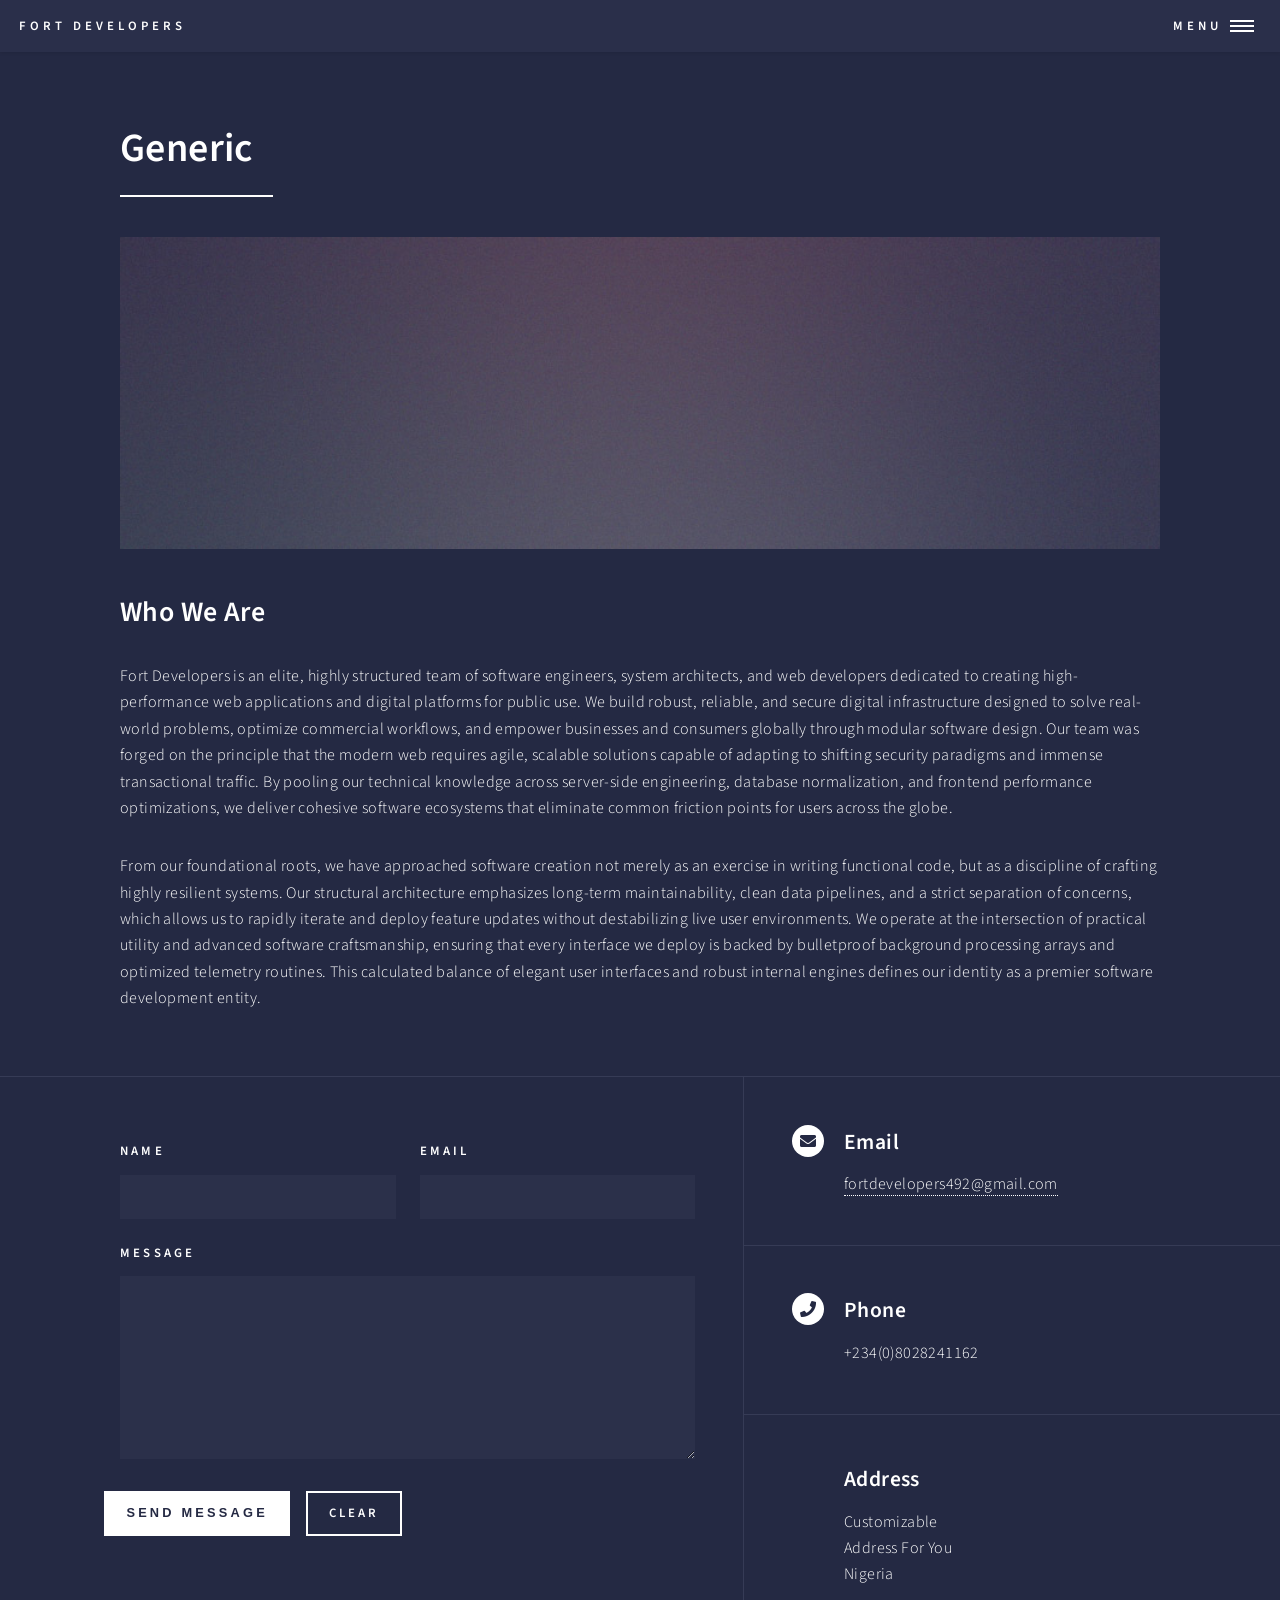
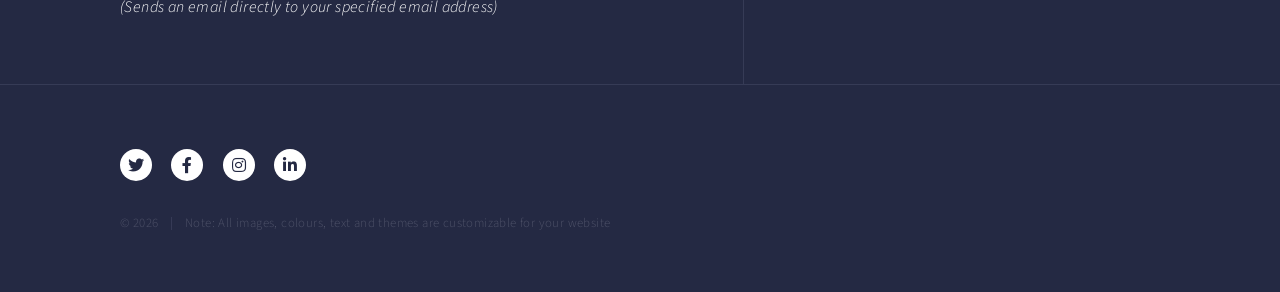
<file: Website Example 1/Forty/generic.html>
<!DOCTYPE HTML>
<html>
	<head>
		<title>Generic - Fort Website Example</title>
		<meta charset="utf-8" />
		<meta name="viewport" content="width=device-width, initial-scale=1, user-scalable=no" />
		<link rel="stylesheet" href="assets/css/main.css" />
		<noscript><link rel="stylesheet" href="assets/css/noscript.css" /></noscript>
	</head>
	<body class="is-preload">

		<!-- Wrapper -->
			<div id="wrapper">

				<!-- Header -->
					<header id="header">
						<a href="index.html" class="logo"><span>Fort Developers</span></a>
						<nav>
							<a href="#menu">Menu</a>
						</nav>
					</header>

				<!-- Menu -->
					<nav id="menu">
						<ul class="links">
							<li><a href="index.html">Home</a></li>
							<li><a href="landing.html">Landing</a></li>
							<li><a href="generic.html">Generic</a></li>
							<li><a href="elements.html">Elements</a></li>
						</ul>
					</nav>

				<!-- Main -->
					<div id="main" class="alt">

						<!-- One -->
							<section id="one">
								<div class="inner">
									<header class="major">
										<h1>Generic</h1>
									</header>
									<span class="image main"><img src="images/pic11.jpg" alt="" /></span>
									<h2>Who We Are</h2>
									<p>Fort Developers is an elite, highly structured team of software engineers, system architects, and web developers dedicated to creating high-performance web applications and digital platforms for public use. We build robust, reliable, and secure digital infrastructure designed to solve real-world problems, optimize commercial workflows, and empower businesses and consumers globally through modular software design. Our team was forged on the principle that the modern web requires agile, scalable solutions capable of adapting to shifting security paradigms and immense transactional traffic. By pooling our technical knowledge across server-side engineering, database normalization, and frontend performance optimizations, we deliver cohesive software ecosystems that eliminate common friction points for users across the globe.</p>
									<p>From our foundational roots, we have approached software creation not merely as an exercise in writing functional code, but as a discipline of crafting highly resilient systems. Our structural architecture emphasizes long-term maintainability, clean data pipelines, and a strict separation of concerns, which allows us to rapidly iterate and deploy feature updates without destabilizing live user environments. We operate at the intersection of practical utility and advanced software craftsmanship, ensuring that every interface we deploy is backed by bulletproof background processing arrays and optimized telemetry routines. This calculated balance of elegant user interfaces and robust internal engines defines our identity as a premier software development entity.</p>
								</div>
							</section>

					</div>

				<!-- Contact -->
					<section id="contact">
						<div class="inner">
							<section>
								<form method="post" action="#">
									<div class="fields">
										<div class="field half">
											<label for="name">Name</label>
											<input type="text" name="name" id="name" />
										</div>
										<div class="field half">
											<label for="email">Email</label>
											<input type="text" name="email" id="email" />
										</div>
										<div class="field">
											<label for="message">Message</label>
											<textarea name="message" id="message" rows="6"></textarea>
										</div>
									</div>
									<p id="form-status"></p>
									<ul class="actions">
										<button type="button" class="primary" onclick="sendContactFormMessage(event)">Send Message</button>
										<li><input type="reset" value="Clear" /></li>
									</ul>
									<br>
									<p><i>(Sends an email directly to your specified email address)</i></p>
								</form>
							</section>
							<section class="split">
								<section>
									<div class="contact-method">
										<span class="icon solid alt fa-envelope"></span>
										<h3>Email</h3>
										<a href="#">fortdevelopers492@gmail.com</a>
									</div>
								</section>
								<section>
									<div class="contact-method">
										<span class="icon solid alt fa-phone"></span>
										<h3>Phone</h3>
										<span>+234(0)8028241162</span>
									</div>
								</section>
								<section>
									<div class="contact-method">
										<h3>Address</h3>
										<span>Customizable<br />
										Address For You<br />
										Nigeria</span>
									</div>
								</section>
							</section>
						</div>
					</section>

				<!-- Footer -->
					<footer id="footer">
						<div class="inner">
							<ul class="icons">
								<li><a href="#" class="icon brands alt fa-twitter"><span class="label">Twitter</span></a></li>
								<li><a href="https://facebook.com/fortdevelopers492" class="icon brands alt fa-facebook-f"><span class="label">Facebook</span></a></li>
								<li><a href="#" class="icon brands alt fa-instagram"><span class="label">Instagram</span></a></li>
								<li><a href="#" class="icon brands alt fa-linkedin-in"><span class="label">LinkedIn</span></a></li>
							</ul>
							<ul class="copyright">
								<li>&copy; 2026</li><li>Note: All images, colours, text and themes are customizable for your website</li>
							</ul>
						</div>
					</footer>

			</div>

		<!-- Scripts -->
			<script src="assets/js/jquery.min.js"></script>
			<script src="assets/js/jquery.scrolly.min.js"></script>
			<script src="assets/js/jquery.scrollex.min.js"></script>
			<script src="assets/js/browser.min.js"></script>
			<script src="assets/js/breakpoints.min.js"></script>
			<script src="assets/js/util.js"></script>
			<script src="assets/js/main.js"></script>
			<script src="contactform.js"></script>

	</body>
</html>
</file>
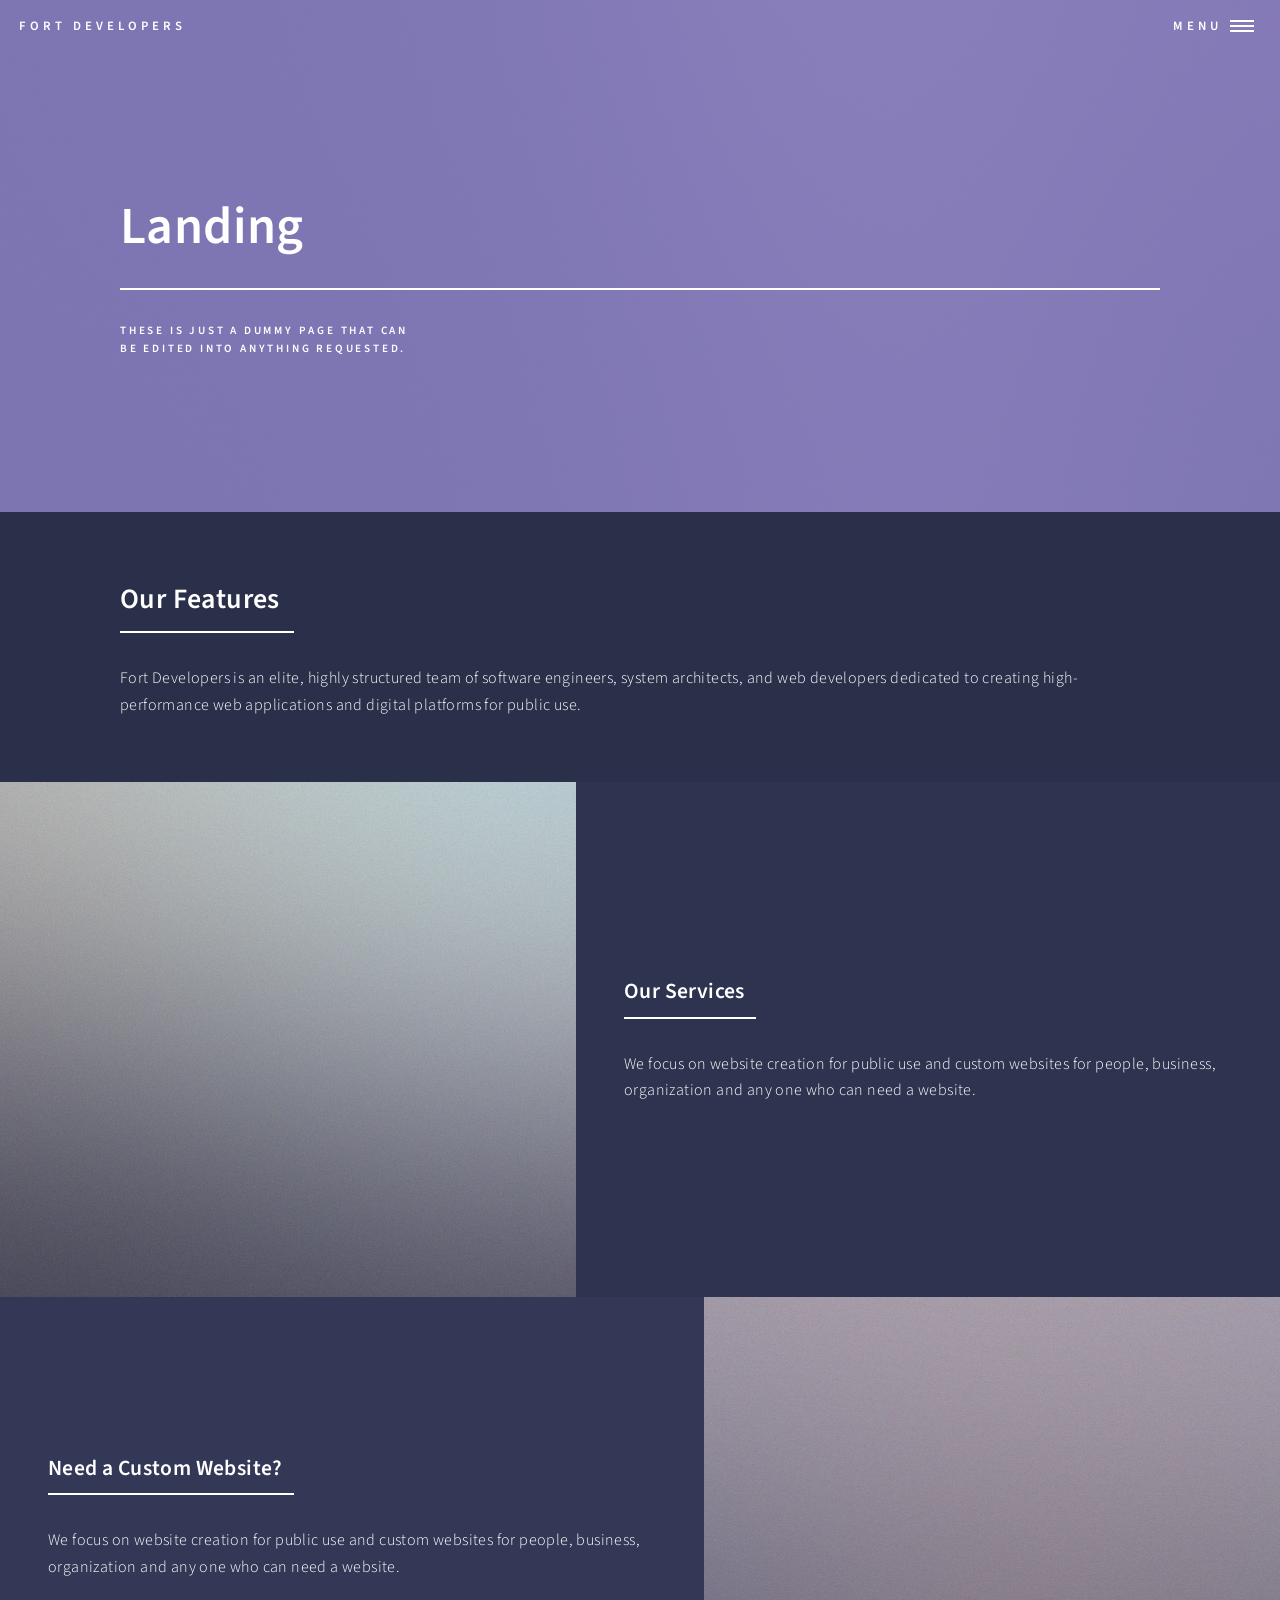
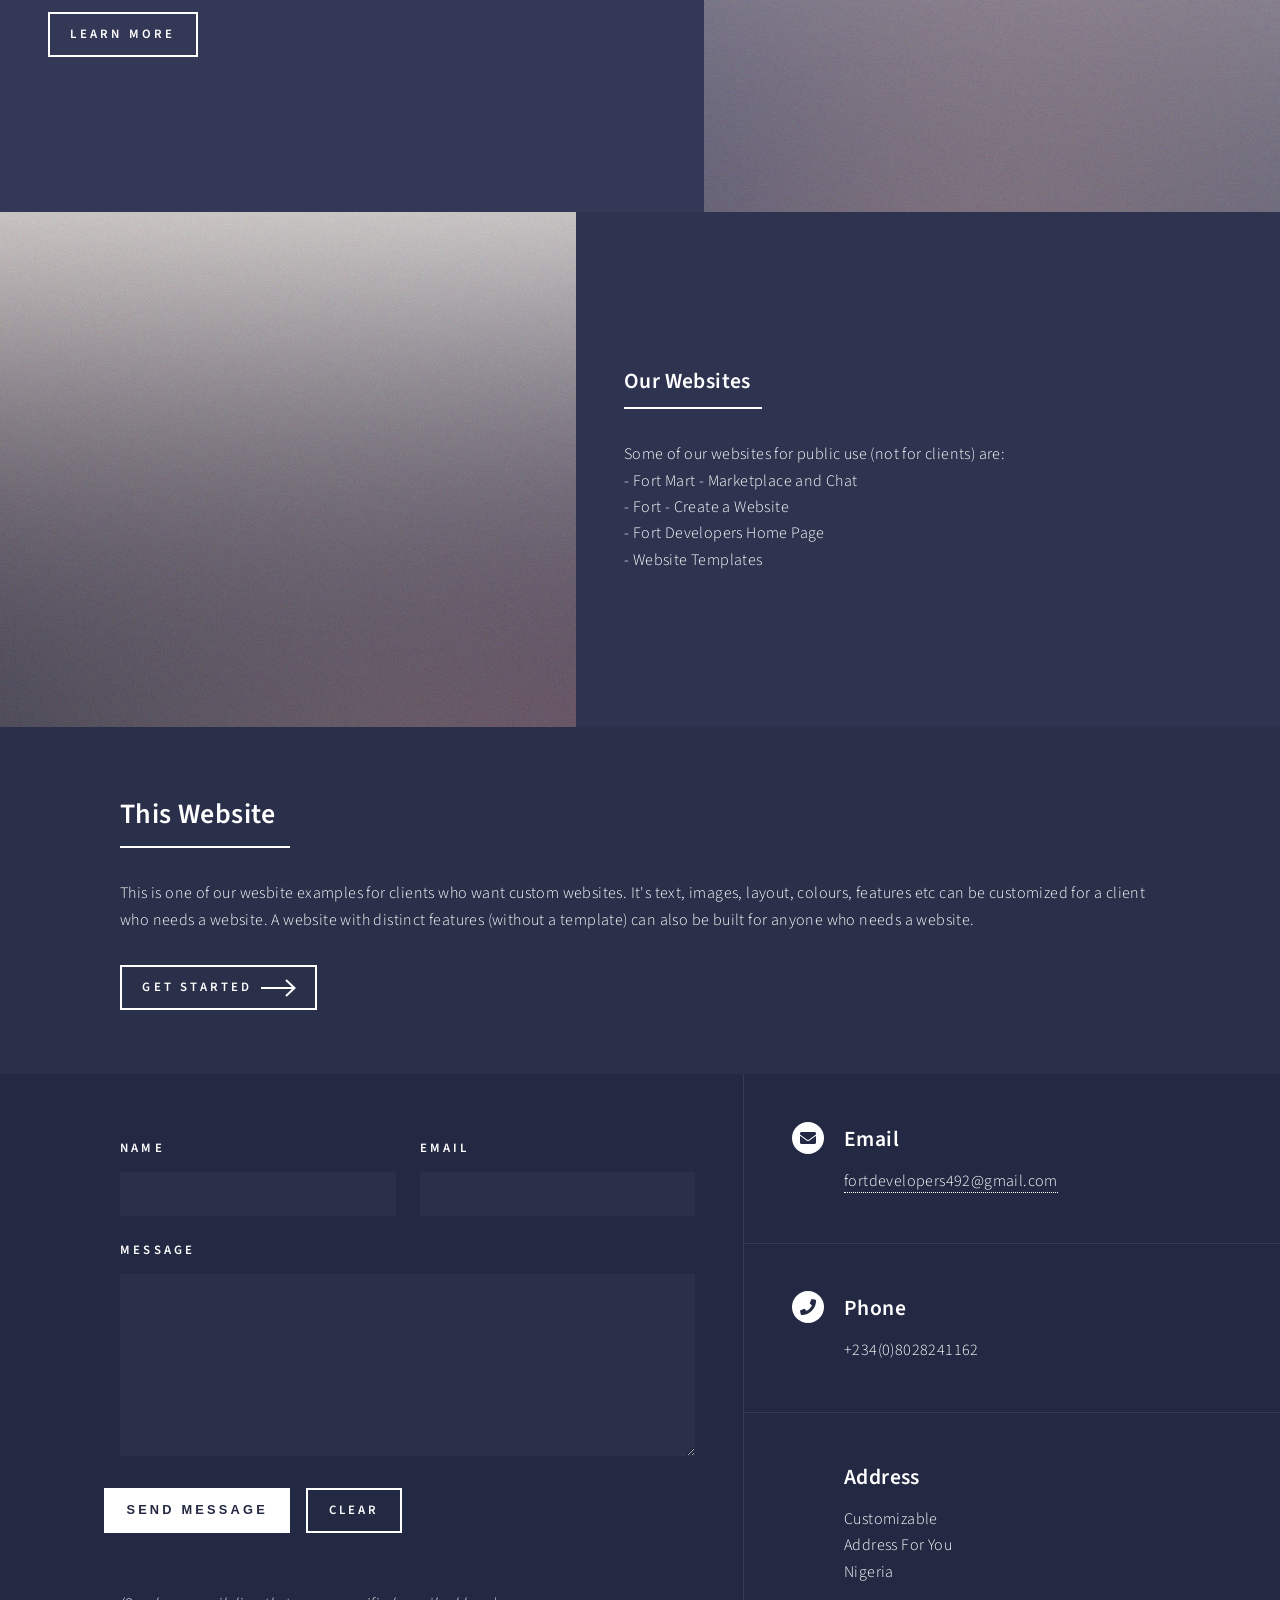
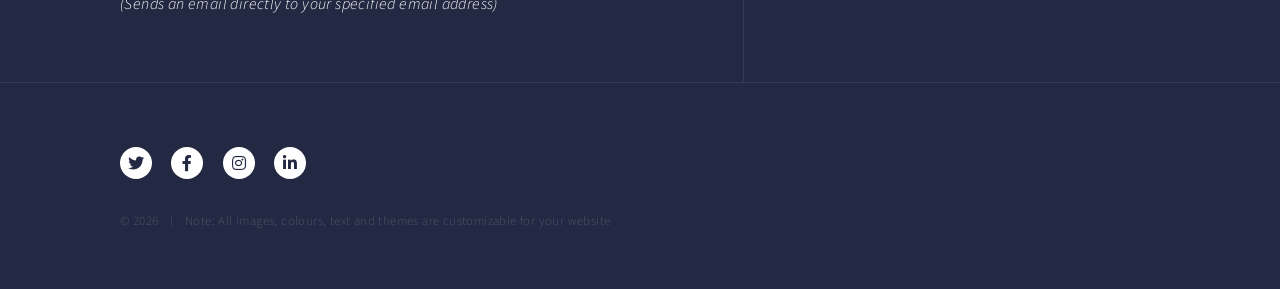
<file: Website Example 1/Forty/landing.html>
<!DOCTYPE HTML>
<html>
	<head>
		<title>Landing - Fort Website Example</title>
		<meta charset="utf-8" />
		<meta name="viewport" content="width=device-width, initial-scale=1, user-scalable=no" />
		<link rel="stylesheet" href="assets/css/main.css" />
		<noscript><link rel="stylesheet" href="assets/css/noscript.css" /></noscript>
	</head>
	<body class="is-preload">

		<!-- Wrapper -->
			<div id="wrapper">

				<!-- Header -->
				<!-- Note: The "styleN" class below should match that of the banner element. -->
					<header id="header" class="alt style2">
						<a href="index.html" class="logo"><span>Fort Developers</span></a>
						<nav>
							<a href="#menu">Menu</a>
						</nav>
					</header>

				<!-- Menu -->
					<nav id="menu">
						<ul class="links">
							<li><a href="index.html">Home</a></li>
							<li><a href="landing.html">Landing</a></li>
							<li><a href="generic.html">Generic</a></li>
							<li><a href="elements.html">Elements</a></li>
						</ul>
					</nav>

				<!-- Banner -->
				<!-- Note: The "styleN" class below should match that of the header element. -->
					<section id="banner" class="style2">
						<div class="inner">
							<span class="image">
								<img src="images/pic07.jpg" alt="" />
							</span>
							<header class="major">
								<h1>Landing</h1>
							</header>
							<div class="content">
								<p>These is just a dummy page that can<br />
								be edited into anything requested.</p>
							</div>
						</div>
					</section>

				<!-- Main -->
					<div id="main">

						<!-- One -->
							<section id="one">
								<div class="inner">
									<header class="major">
										<h2>Our Features</h2>
									</header>
									<p>Fort Developers is an elite, highly structured team of software engineers, system architects, and web developers dedicated to creating high-performance web applications and digital platforms for public use.</p>
								</div>
							</section>

						<!-- Two -->
							<section id="two" class="spotlights">
								<section>
									<a href="generic.html" class="image">
										<img src="images/pic08.jpg" alt="" data-position="center center" />
									</a>
									<div class="content">
										<div class="inner">
											<header class="major">
												<h3>Our Services</h3>
											</header>
											<p>We focus on website creation for public use and custom websites for people, business, organization and any one who can need a website.</p>
										</div>
									</div>
								</section>
								<section>
									<a href="generic.html" class="image">
										<img src="images/pic09.jpg" alt="" data-position="top center" />
									</a>
									<div class="content">
										<div class="inner">
											<header class="major">
												<h3>Need a Custom Website?</h3>
											</header>
											<p>We focus on website creation for public use and custom websites for people, business, organization and any one who can need a website.</p>
											<ul class="actions">
												<li><a href="https://fortdevelopers492-hub.github.io/createawebsite-fort/procedures%20index.html/" class="button">Learn more</a></li>
											</ul>
										</div>
									</div>
								</section>
								<section>
									<a href="generic.html" class="image">
										<img src="images/pic10.jpg" alt="" data-position="25% 25%" />
									</a>
									<div class="content">
										<div class="inner">
											<header class="major">
												<h3>Our Websites</h3>
											</header>
											<p>Some of our websites for public use (not for clients) are: <br>
												- Fort Mart - Marketplace and Chat <br> - Fort - Create a Website <br> - Fort Developers Home Page <br> - Website Templates
											</p>
										</div>
									</div>
								</section>
							</section>

						<!-- Three -->
							<section id="three">
								<div class="inner">
									<header class="major">
										<h2>This Website</h2>
									</header>
										<p>This is one of our wesbite examples for clients who want custom websites. It's text, images, layout, colours, features etc can be customized for a client who needs a website. A website with distinct features (without a template) can also be built for anyone who needs a website.</p>
									<ul class="actions">
										<li><a href="https://fortdevelopers492-hub.github.io/createawebsite-fort/procedures%20index.html/" class="button next">Get Started</a></li>
									</ul>
								</div>
							</section>

					</div>

				<!-- Contact -->
					<section id="contact">
						<div class="inner">
							<section>
								<form method="post" action="#">
									<div class="fields">
										<div class="field half">
											<label for="name">Name</label>
											<input type="text" name="name" id="name" />
										</div>
										<div class="field half">
											<label for="email">Email</label>
											<input type="text" name="email" id="email" />
										</div>
										<div class="field">
											<label for="message">Message</label>
											<textarea name="message" id="message" rows="6"></textarea>
										</div>
									</div>
									<p id="form-status"></p>
									<ul class="actions">
										<button type="button" class="primary" onclick="sendContactFormMessage(event)">Send Message</button>
										<li><input type="reset" value="Clear" /></li>
									</ul>
									<br>
									<p><i>(Sends an email directly to your specified email address)</i></p>
								</form>
							</section>
							<section class="split">
								<section>
									<div class="contact-method">
										<span class="icon solid alt fa-envelope"></span>
										<h3>Email</h3>
										<a href="#">fortdevelopers492@gmail.com</a>
									</div>
								</section>
								<section>
									<div class="contact-method">
										<span class="icon solid alt fa-phone"></span>
										<h3>Phone</h3>
										<span>+234(0)8028241162</span>
									</div>
								</section>
								<section>
									<div class="contact-method">
										<h3>Address</h3>
										<span>Customizable<br />
										Address For You<br />
										Nigeria</span>
									</div>
								</section>
							</section>
						</div>
					</section>

				<!-- Footer -->
					<footer id="footer">
						<div class="inner">
							<ul class="icons">
								<li><a href="#" class="icon brands alt fa-twitter"><span class="label">Twitter</span></a></li>
								<li><a href="https://facebook.com/fortdevelopers492" class="icon brands alt fa-facebook-f"><span class="label">Facebook</span></a></li>
								<li><a href="#" class="icon brands alt fa-instagram"><span class="label">Instagram</span></a></li>
								<li><a href="#" class="icon brands alt fa-linkedin-in"><span class="label">LinkedIn</span></a></li>
							</ul>
							<ul class="copyright">
								<li>&copy; 2026</li><li>Note: All images, colours, text and themes are customizable for your website</li>
							</ul>
						</div>
					</footer>

			</div>

		<!-- Scripts -->
			<script src="assets/js/jquery.min.js"></script>
			<script src="assets/js/jquery.scrolly.min.js"></script>
			<script src="assets/js/jquery.scrollex.min.js"></script>
			<script src="assets/js/browser.min.js"></script>
			<script src="assets/js/breakpoints.min.js"></script>
			<script src="assets/js/util.js"></script>
			<script src="assets/js/main.js"></script>
			<script src="contactform.js"></script>

	</body>
</html>
</file>
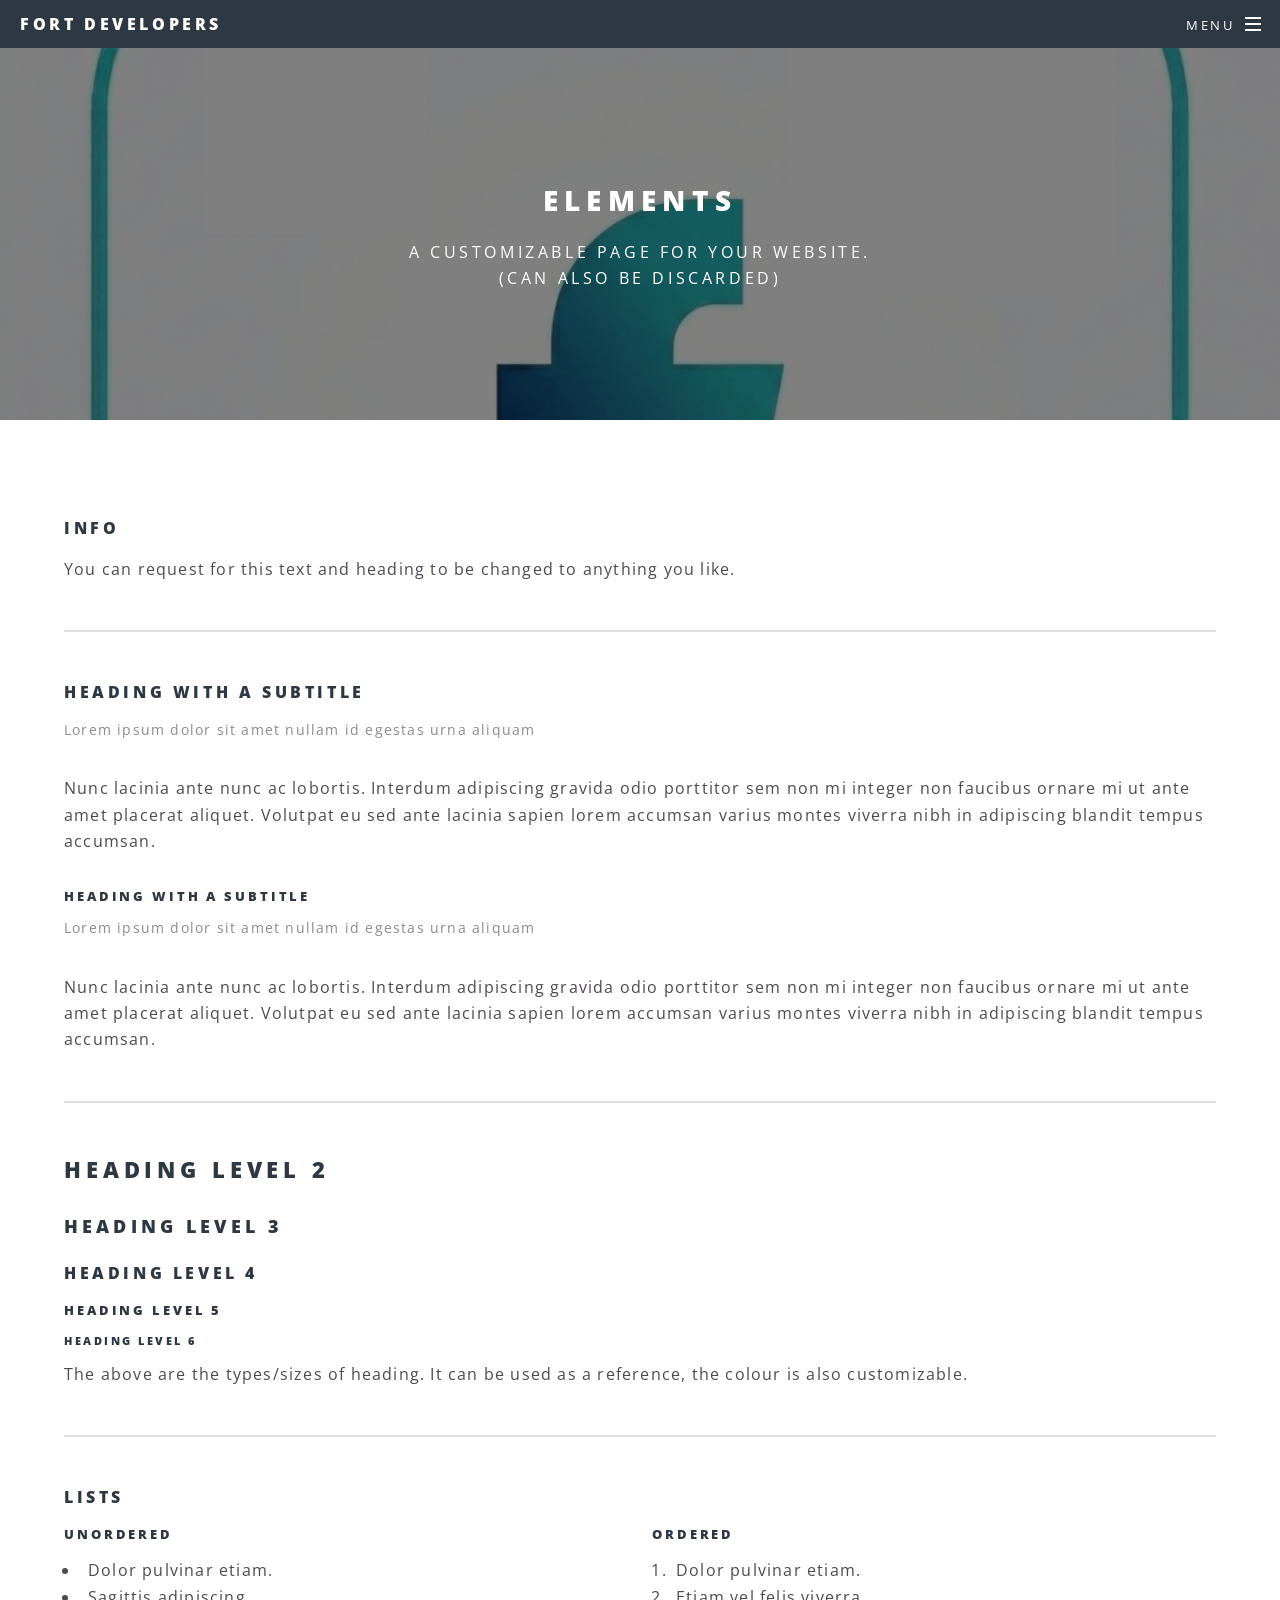
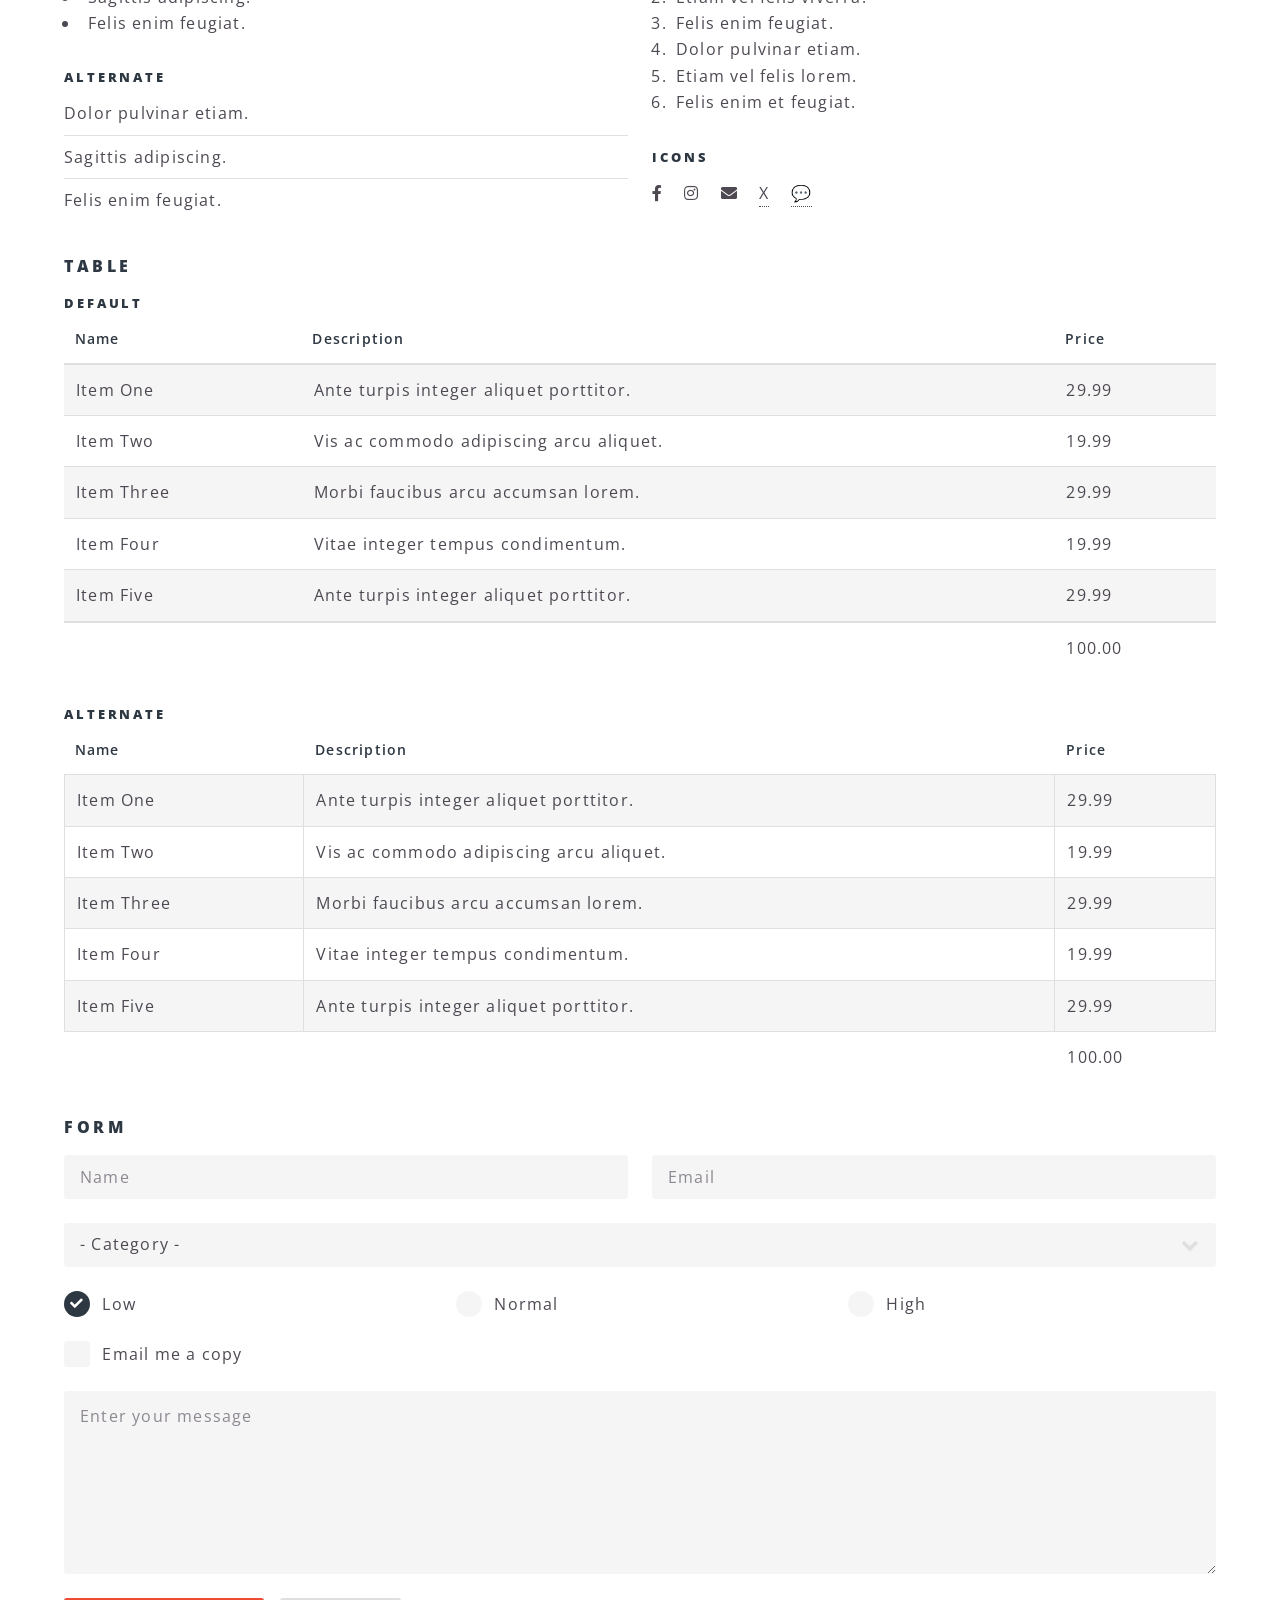
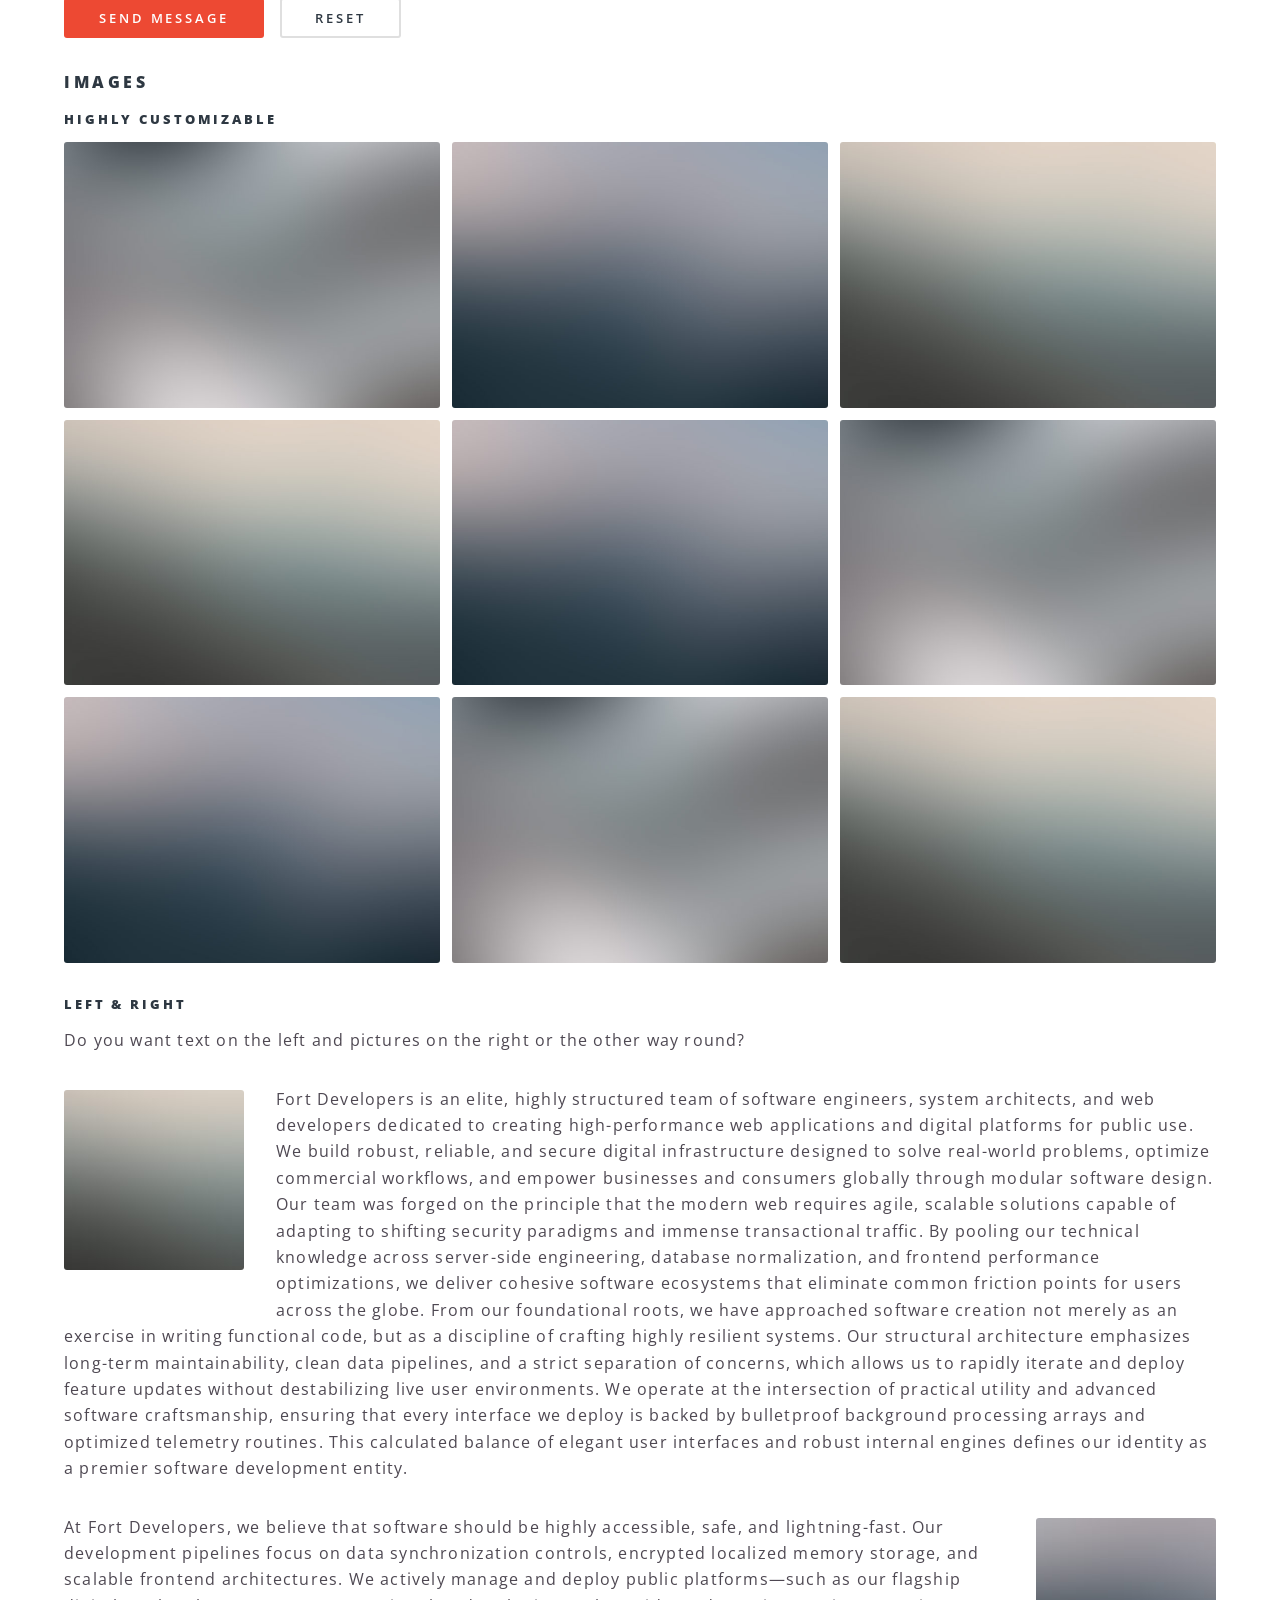
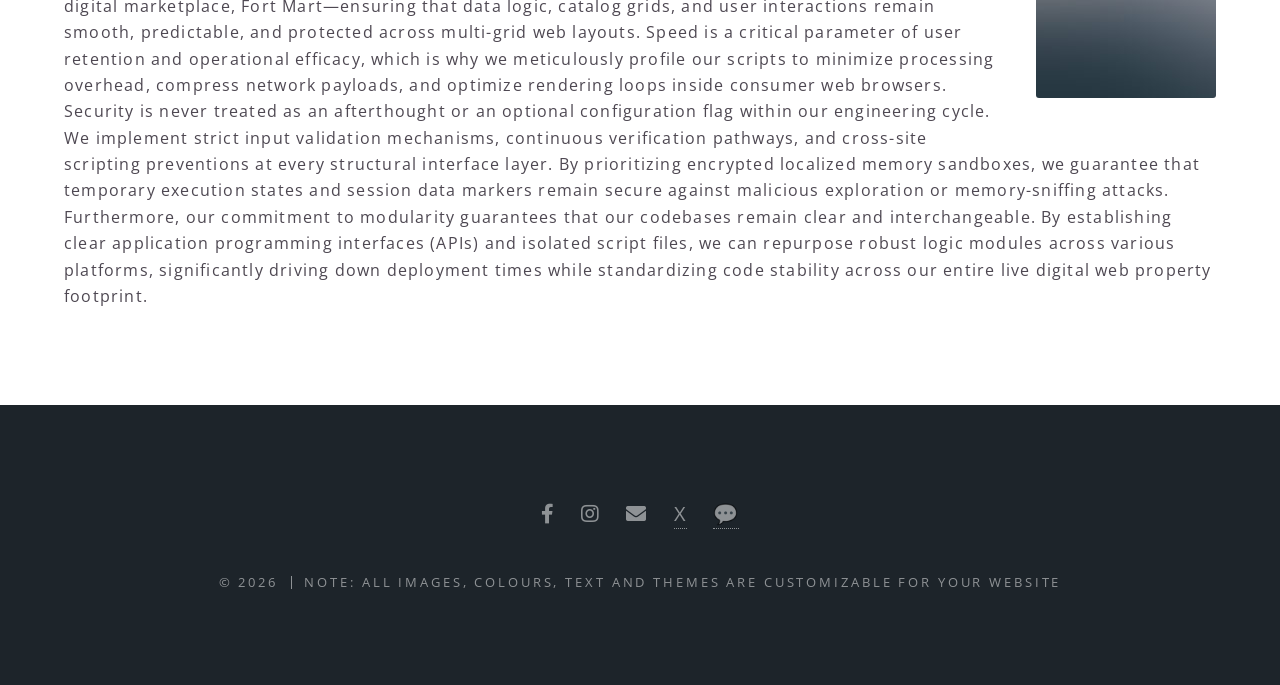
<file: Website Example 2/Spectral/elements.html>
<!DOCTYPE HTML>
<!--
	Spectral by HTML5 UP
	html5up.net | @ajlkn
	Free for personal and commercial use under the CCA 3.0 license (html5up.net/license)
-->
<html>
	<head>
		<link rel="icon" href="images\Fort Logo Circle Cropped.png" type="image/png">
		<title>Elements - Fort Website Example</title>
		<meta charset="utf-8" />
		<meta name="viewport" content="width=device-width, initial-scale=1, user-scalable=no" />
		<link rel="stylesheet" href="assets/css/main.css" />
		<noscript><link rel="stylesheet" href="assets/css/noscript.css" /></noscript>
	</head>
	<body class="is-preload">

		<!-- Page Wrapper -->
			<div id="page-wrapper">

				<!-- Header -->
					<header id="header">
						<h1><a href="index.html">Fort Developers</a></h1>
						<nav id="nav">
							<ul>
								<li class="special">
									<a href="#menu" class="menuToggle"><span>Menu</span></a>
									<div id="menu">
										<ul>
											<li><a href="index.html">Home</a></li>
											<li><a href="generic.html">Generic</a></li>
											<li><a href="elements.html">Elements</a></li>
										</ul>
										<br>
										<br>
										<br>
										<br>
										<br>
										<br>
										<br>
										<br>						
										<p style="padding: 25%;"><i>(Customizable)</i></p>
									</div>
								</li>
							</ul>
						</nav>
					</header>

				<!-- Main -->
					<article id="main">
						<header>
							<h2>Elements</h2>
							<p>A Customizable Page for Your Website. <br>
							(Can also be discarded)</p>
						</header>
						<section class="wrapper style5">
							<div class="inner">

								<section>
									<h4>Info</h4>
									<p>You can request for this text and heading
									to be changed to anything you like.</p>
									<hr />
									<header>
										<h4>Heading with a Subtitle</h4>
										<p>Lorem ipsum dolor sit amet nullam id egestas urna aliquam</p>
									</header>
									<p>Nunc lacinia ante nunc ac lobortis. Interdum adipiscing gravida odio porttitor sem non mi integer non faucibus ornare mi ut ante amet placerat aliquet. Volutpat eu sed ante lacinia sapien lorem accumsan varius montes viverra nibh in adipiscing blandit tempus accumsan.</p>
									<header>
										<h5>Heading with a Subtitle</h5>
										<p>Lorem ipsum dolor sit amet nullam id egestas urna aliquam</p>
									</header>
									<p>Nunc lacinia ante nunc ac lobortis. Interdum adipiscing gravida odio porttitor sem non mi integer non faucibus ornare mi ut ante amet placerat aliquet. Volutpat eu sed ante lacinia sapien lorem accumsan varius montes viverra nibh in adipiscing blandit tempus accumsan.</p>
									<hr />
									<h2>Heading Level 2</h2>
									<h3>Heading Level 3</h3>
									<h4>Heading Level 4</h4>
									<h5>Heading Level 5</h5>
									<h6>Heading Level 6</h6>
									<p>The above are the types/sizes of heading. It can be used as a reference, the colour is also customizable.</p>
									<hr />
								</section>

								<section>
									<h4>Lists</h4>
									<div class="row">
										<div class="col-6 col-12-medium">
											<h5>Unordered</h5>
											<ul>
												<li>Dolor pulvinar etiam.</li>
												<li>Sagittis adipiscing.</li>
												<li>Felis enim feugiat.</li>
											</ul>
											<h5>Alternate</h5>
											<ul class="alt">
												<li>Dolor pulvinar etiam.</li>
												<li>Sagittis adipiscing.</li>
												<li>Felis enim feugiat.</li>
											</ul>
										</div>
										<div class="col-6 col-12-medium">
											<h5>Ordered</h5>
											<ol>
												<li>Dolor pulvinar etiam.</li>
												<li>Etiam vel felis viverra.</li>
												<li>Felis enim feugiat.</li>
												<li>Dolor pulvinar etiam.</li>
												<li>Etiam vel felis lorem.</li>
												<li>Felis enim et feugiat.</li>
											</ol>
											<h5>Icons</h5>
											<ul class="icons">
												<li><a href="https://facebook.com/fortdevelopers492" class="icon brands fa-facebook-f"><span class="label">Facebook</span></a></li>
												<li><a href="#" class="icon brands fa-instagram"><span class="label">Instagram</span></a></li>
												<li><a href="mailto:fortdevelopers492@gmail.com" class="icon solid fa-envelope"><span class="label">Email</span></a></li>
												<li><a href="x.com" class="" style="display: block;" style="text-decoration: none;"><span class="label">X</span></a></li>
												<li><a href="https://wa.me/2348028241162" class="" style="display: block;" style="text-decoration: none;"><span class="label">💬</span></a></li>							
											</ul>
										</div>
									</div>
								</section>

								<section>
									<h4>Table</h4>
									<h5>Default</h5>
									<div class="table-wrapper">
										<table>
											<thead>
												<tr>
													<th>Name</th>
													<th>Description</th>
													<th>Price</th>
												</tr>
											</thead>
											<tbody>
												<tr>
													<td>Item One</td>
													<td>Ante turpis integer aliquet porttitor.</td>
													<td>29.99</td>
												</tr>
												<tr>
													<td>Item Two</td>
													<td>Vis ac commodo adipiscing arcu aliquet.</td>
													<td>19.99</td>
												</tr>
												<tr>
													<td>Item Three</td>
													<td> Morbi faucibus arcu accumsan lorem.</td>
													<td>29.99</td>
												</tr>
												<tr>
													<td>Item Four</td>
													<td>Vitae integer tempus condimentum.</td>
													<td>19.99</td>
												</tr>
												<tr>
													<td>Item Five</td>
													<td>Ante turpis integer aliquet porttitor.</td>
													<td>29.99</td>
												</tr>
											</tbody>
											<tfoot>
												<tr>
													<td colspan="2"></td>
													<td>100.00</td>
												</tr>
											</tfoot>
										</table>
									</div>

									<h5>Alternate</h5>
									<div class="table-wrapper">
										<table class="alt">
											<thead>
												<tr>
													<th>Name</th>
													<th>Description</th>
													<th>Price</th>
												</tr>
											</thead>
											<tbody>
												<tr>
													<td>Item One</td>
													<td>Ante turpis integer aliquet porttitor.</td>
													<td>29.99</td>
												</tr>
												<tr>
													<td>Item Two</td>
													<td>Vis ac commodo adipiscing arcu aliquet.</td>
													<td>19.99</td>
												</tr>
												<tr>
													<td>Item Three</td>
													<td> Morbi faucibus arcu accumsan lorem.</td>
													<td>29.99</td>
												</tr>
												<tr>
													<td>Item Four</td>
													<td>Vitae integer tempus condimentum.</td>
													<td>19.99</td>
												</tr>
												<tr>
													<td>Item Five</td>
													<td>Ante turpis integer aliquet porttitor.</td>
													<td>29.99</td>
												</tr>
											</tbody>
											<tfoot>
												<tr>
													<td colspan="2"></td>
													<td>100.00</td>
												</tr>
											</tfoot>
										</table>
									</div>
								</section>

								<section>
									<h4>Form</h4>
									<form method="post" action="#">
										<div class="row gtr-uniform">
											<div class="col-6 col-12-xsmall">
												<input type="text" name="demo-name" id="demo-name" value="" placeholder="Name" />
											</div>
											<div class="col-6 col-12-xsmall">
												<input type="email" name="demo-email" id="demo-email" value="" placeholder="Email" />
											</div>
											<div class="col-12">
												<select name="demo-category" id="demo-category">
													<option value="">- Category -</option>
													<option value="1">Manufacturing</option>
													<option value="1">Shipping</option>
													<option value="1">Administration</option>
													<option value="1">Human Resources</option>
												</select>
											</div>
											<div class="col-4 col-12-small">
												<input type="radio" id="demo-priority-low" name="demo-priority" checked>
												<label for="demo-priority-low">Low</label>
											</div>
											<div class="col-4 col-12-small">
												<input type="radio" id="demo-priority-normal" name="demo-priority">
												<label for="demo-priority-normal">Normal</label>
											</div>
											<div class="col-4 col-12-small">
												<input type="radio" id="demo-priority-high" name="demo-priority">
												<label for="demo-priority-high">High</label>
											</div>
											<div class="col-6 col-12-small">
												<input type="checkbox" id="demo-copy" name="demo-copy">
												<label for="demo-copy">Email me a copy</label>
											</div>
											<div class="col-12">
												<textarea name="demo-message" id="demo-message" placeholder="Enter your message" rows="6"></textarea>
											</div>
											<div class="col-12">
												<ul class="actions">
													<li><input type="submit" value="Send Message" class="primary" /></li>
													<li><input type="reset" value="Reset" /></li>
												</ul>
											</div>
										</div>
									</form>
								</section>

								<section>
									<h4>Images</h4>
									<h5>Highly Customizable</h5>
									<div class="box alt">
										<div class="row gtr-50 gtr-uniform">
											<div class="col-4"><span class="image fit"><img src="images/pic01.jpg" alt="" /></span></div>
											<div class="col-4"><span class="image fit"><img src="images/pic02.jpg" alt="" /></span></div>
											<div class="col-4"><span class="image fit"><img src="images/pic03.jpg" alt="" /></span></div>
											<div class="col-4"><span class="image fit"><img src="images/pic03.jpg" alt="" /></span></div>
											<div class="col-4"><span class="image fit"><img src="images/pic02.jpg" alt="" /></span></div>
											<div class="col-4"><span class="image fit"><img src="images/pic01.jpg" alt="" /></span></div>
											<div class="col-4"><span class="image fit"><img src="images/pic02.jpg" alt="" /></span></div>
											<div class="col-4"><span class="image fit"><img src="images/pic01.jpg" alt="" /></span></div>
											<div class="col-4"><span class="image fit"><img src="images/pic03.jpg" alt="" /></span></div>
										</div>
									</div>
									<h5>Left &amp; Right</h5>
									<p>Do you want text on the left and pictures on the right or the other way round?</p>
									<p><span class="image left"><img src="images/pic04.jpg" alt="" /></span>Fort Developers is an elite, highly structured team of software engineers, system architects, and web developers dedicated to creating high-performance web applications and digital platforms for public use. We build robust, reliable, and secure digital infrastructure designed to solve real-world problems, optimize commercial workflows, and empower businesses and consumers globally through modular software design. Our team was forged on the principle that the modern web requires agile, scalable solutions capable of adapting to shifting security paradigms and immense transactional traffic. By pooling our technical knowledge across server-side engineering, database normalization, and frontend performance optimizations, we deliver cohesive software ecosystems that eliminate common friction points for users across the globe. From our foundational roots, we have approached software creation not merely as an exercise in writing functional code, but as a discipline of crafting highly resilient systems. Our structural architecture emphasizes long-term maintainability, clean data pipelines, and a strict separation of concerns, which allows us to rapidly iterate and deploy feature updates without destabilizing live user environments. We operate at the intersection of practical utility and advanced software craftsmanship, ensuring that every interface we deploy is backed by bulletproof background processing arrays and optimized telemetry routines. This calculated balance of elegant user interfaces and robust internal engines defines our identity as a premier software development entity.</p>
									<p><span class="image right"><img src="images/pic05.jpg" alt="" /></span>At Fort Developers, we believe that software should be highly accessible, safe, and lightning-fast. Our development pipelines focus on data synchronization controls, encrypted localized memory storage, and scalable frontend architectures. We actively manage and deploy public platforms—such as our flagship digital marketplace, Fort Mart—ensuring that data logic, catalog grids, and user interactions remain smooth, predictable, and protected across multi-grid web layouts. Speed is a critical parameter of user retention and operational efficacy, which is why we meticulously profile our scripts to minimize processing overhead, compress network payloads, and optimize rendering loops inside consumer web browsers. Security is never treated as an afterthought or an optional configuration flag within our engineering cycle. We implement strict input validation mechanisms, continuous verification pathways, and cross-site scripting preventions at every structural interface layer. By prioritizing encrypted localized memory sandboxes, we guarantee that temporary execution states and session data markers remain secure against malicious exploration or memory-sniffing attacks. Furthermore, our commitment to modularity guarantees that our codebases remain clear and interchangeable. By establishing clear application programming interfaces (APIs) and isolated script files, we can repurpose robust logic modules across various platforms, significantly driving down deployment times while standardizing code stability across our entire live digital web property footprint.</p>
								</section>

							</div>
						</section>
					</article>

				<!-- Footer -->
					<footer id="footer">
						<ul class="icons">
							<li><a href="https://facebook.com/fortdevelopers492" class="icon brands fa-facebook-f"><span class="label">Facebook</span></a></li>
							<li><a href="#" class="icon brands fa-instagram"><span class="label">Instagram</span></a></li>
							<li><a href="mailto:fortdevelopers492@gmail.com" class="icon solid fa-envelope"><span class="label">Email</span></a></li>
							<li><a href="x.com" class="" style="display: block;" style="text-decoration: none;"><span class="label">X</span></a></li>
							<li><a href="https://wa.me/2348028241162" class="" style="display: block;" style="text-decoration: none;"><span class="label">💬</span></a></li>							
						</ul>
						<ul class="copyright">
							<li>&copy; 2026</li><li>Note: All images, colours, text and themes are customizable for your website</li>
						</ul>
					</footer>

			</div>

		<!-- Scripts -->
			<script src="assets/js/jquery.min.js"></script>
			<script src="assets/js/jquery.scrollex.min.js"></script>
			<script src="assets/js/jquery.scrolly.min.js"></script>
			<script src="assets/js/browser.min.js"></script>
			<script src="assets/js/breakpoints.min.js"></script>
			<script src="assets/js/util.js"></script>
			<script src="assets/js/main.js"></script>

	</body>
</html>
</file>
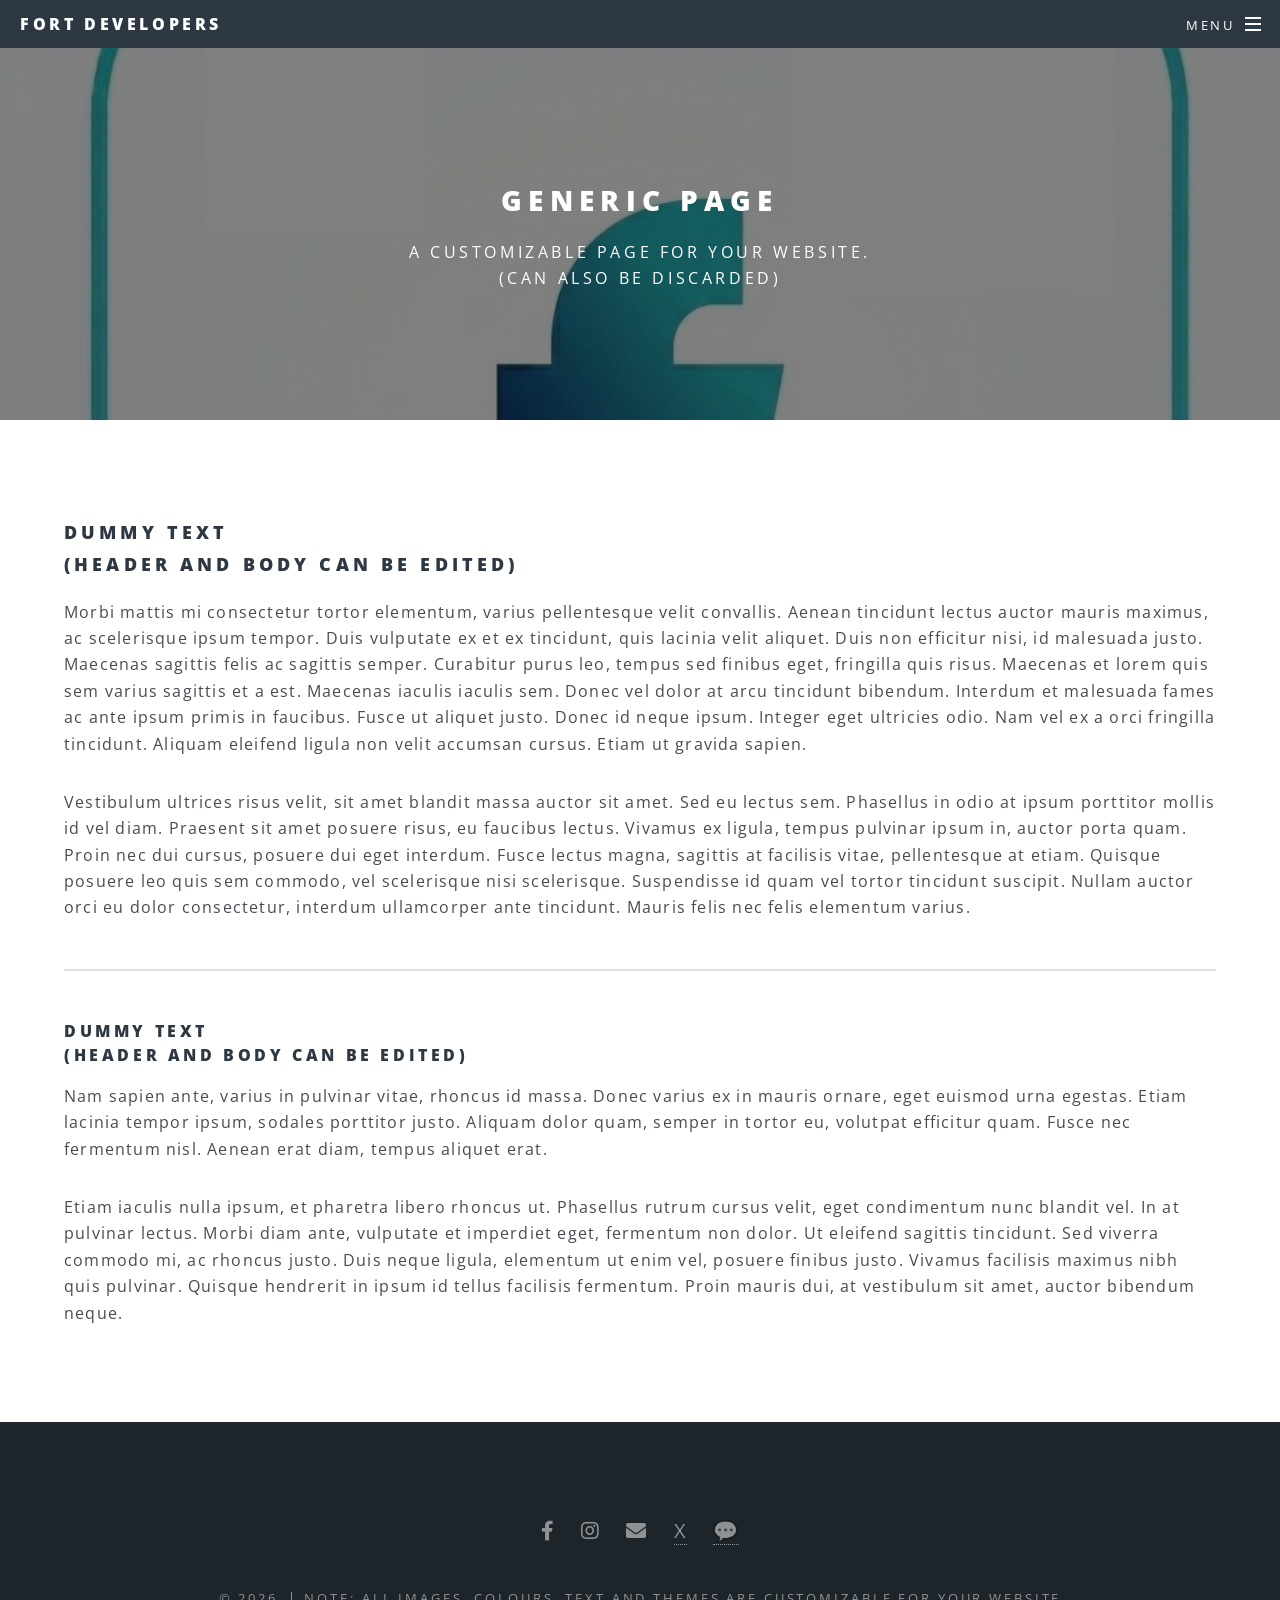
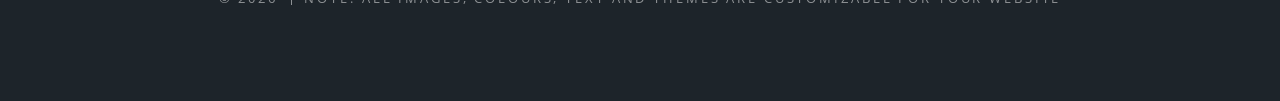
<file: Website Example 2/Spectral/generic.html>
<!DOCTYPE HTML>
<!--
	Spectral by HTML5 UP
	html5up.net | @ajlkn
	Free for personal and commercial use under the CCA 3.0 license (html5up.net/license)
-->
<html>
	<head>
		<link rel="icon" href="images\Fort Logo Circle Cropped.png" type="image/png">
		<title>Generic - Fort Website Example</title>
		<meta charset="utf-8" />
		<meta name="viewport" content="width=device-width, initial-scale=1, user-scalable=no" />
		<link rel="stylesheet" href="assets/css/main.css" />
		<noscript><link rel="stylesheet" href="assets/css/noscript.css" /></noscript>
	</head>
	<body class="is-preload">

		<!-- Page Wrapper -->
			<div id="page-wrapper">

				<!-- Header -->
					<header id="header">
						<h1><a href="index.html">Fort Developers</a></h1>
						<nav id="nav">
							<ul>
								<li class="special">
									<a href="#menu" class="menuToggle"><span>Menu</span></a>
									<div id="menu">
										<ul>
											<li><a href="index.html">Home</a></li>
											<li><a href="generic.html">Generic</a></li>
											<li><a href="elements.html">Elements</a></li>
										</ul>
										<br>
										<br>
										<br>
										<br>
										<br>
										<br>
										<br>
										<br>						
										<p style="padding: 25%;"><i>(Customizable)</i></p>
									</div>
								</li>
							</ul>
						</nav>
					</header>

				<!-- Main -->
					<article id="main">
						<header>
							<h2>Generic Page</h2>
							<p>A Customizable Page for Your Website. <br>
							(Can also be discarded)</p>
						</header>
						<section class="wrapper style5">
							<div class="inner">

								<h3>Dummy Text<br>
								(Header and body can be edited)</h3>
								<p>Morbi mattis mi consectetur tortor elementum, varius pellentesque velit convallis. Aenean tincidunt lectus auctor mauris maximus, ac scelerisque ipsum tempor. Duis vulputate ex et ex tincidunt, quis lacinia velit aliquet. Duis non efficitur nisi, id malesuada justo. Maecenas sagittis felis ac sagittis semper. Curabitur purus leo, tempus sed finibus eget, fringilla quis risus. Maecenas et lorem quis sem varius sagittis et a est. Maecenas iaculis iaculis sem. Donec vel dolor at arcu tincidunt bibendum. Interdum et malesuada fames ac ante ipsum primis in faucibus. Fusce ut aliquet justo. Donec id neque ipsum. Integer eget ultricies odio. Nam vel ex a orci fringilla tincidunt. Aliquam eleifend ligula non velit accumsan cursus. Etiam ut gravida sapien.</p>

								<p>Vestibulum ultrices risus velit, sit amet blandit massa auctor sit amet. Sed eu lectus sem. Phasellus in odio at ipsum porttitor mollis id vel diam. Praesent sit amet posuere risus, eu faucibus lectus. Vivamus ex ligula, tempus pulvinar ipsum in, auctor porta quam. Proin nec dui cursus, posuere dui eget interdum. Fusce lectus magna, sagittis at facilisis vitae, pellentesque at etiam. Quisque posuere leo quis sem commodo, vel scelerisque nisi scelerisque. Suspendisse id quam vel tortor tincidunt suscipit. Nullam auctor orci eu dolor consectetur, interdum ullamcorper ante tincidunt. Mauris felis nec felis elementum varius.</p>

								<hr />

								<h4>Dummy Text<br>
								(Header and body can be edited)</h4>
								<p>Nam sapien ante, varius in pulvinar vitae, rhoncus id massa. Donec varius ex in mauris ornare, eget euismod urna egestas. Etiam lacinia tempor ipsum, sodales porttitor justo. Aliquam dolor quam, semper in tortor eu, volutpat efficitur quam. Fusce nec fermentum nisl. Aenean erat diam, tempus aliquet erat.</p>

								<p>Etiam iaculis nulla ipsum, et pharetra libero rhoncus ut. Phasellus rutrum cursus velit, eget condimentum nunc blandit vel. In at pulvinar lectus. Morbi diam ante, vulputate et imperdiet eget, fermentum non dolor. Ut eleifend sagittis tincidunt. Sed viverra commodo mi, ac rhoncus justo. Duis neque ligula, elementum ut enim vel, posuere finibus justo. Vivamus facilisis maximus nibh quis pulvinar. Quisque hendrerit in ipsum id tellus facilisis fermentum. Proin mauris dui, at vestibulum sit amet, auctor bibendum neque.</p>

							</div>
						</section>
					</article>

				<!-- Footer -->
					<footer id="footer">
						<ul class="icons">
							<li><a href="https://facebook.com/fortdevelopers492" class="icon brands fa-facebook-f"><span class="label">Facebook</span></a></li>
							<li><a href="#" class="icon brands fa-instagram"><span class="label">Instagram</span></a></li>
							<li><a href="mailto:fortdevelopers492@gmail.com" class="icon solid fa-envelope"><span class="label">Email</span></a></li>
							<li><a href="x.com" class="" style="display: block;" style="text-decoration: none;"><span class="label">X</span></a></li>
							<li><a href="https://wa.me/2348028241162" class="" style="display: block;" style="text-decoration: none;"><span class="label">💬</span></a></li>
						</ul>
						<ul class="copyright">
							<li>&copy; 2026</li><li>Note: All images, colours, text and themes are customizable for your website</li>
						</ul>
					</footer>

			</div>

		<!-- Scripts -->
			<script src="assets/js/jquery.min.js"></script>
			<script src="assets/js/jquery.scrollex.min.js"></script>
			<script src="assets/js/jquery.scrolly.min.js"></script>
			<script src="assets/js/browser.min.js"></script>
			<script src="assets/js/breakpoints.min.js"></script>
			<script src="assets/js/util.js"></script>
			<script src="assets/js/main.js"></script>

	</body>
</html>
</file>
<file: info styles.css>
:root {
    --fort-blue: #007bff;
    --fort-blue-light: #0056b3;
    --fort-gray-slate: #6c757d;
    --fort-light-bg: #f8f9fa;
    --danger-red: #dc3545;
    --dark-charcoal: #212529;
}

* {
    box-sizing: border-box;
    margin: 0;
    padding: 0;
    font-family: -apple-system, BlinkMacSystemFont, "Segoe UI", Roboto, sans-serif;
}

body {
    background-color: var(--fort-light-bg);
    color: var(--dark-charcoal);
}

/* Utility Layout Classes */
.hidden-node { display: none !important; }
.text-center { text-align: center; }
.margin-top-xs { margin-top: 8px; }
.margin-top-sm { margin-top: 14px; }
.margin-top-md { margin-top: 20px; }
.margin-top-lg { margin-top: 30px; }
.margin-bottom-sm { margin-bottom: 14px; }
.text-danger-alert { color: var(--danger-red); font-size: 0.85rem; margin-top: 4px; }
        
/* Buttons Components */
.btn-blue { background-color: var(--fort-blue); color: white; border: none; padding: 10px 18px; border-radius: 4px; cursor: pointer; font-weight: 500; }
.btn-blue:disabled { background-color: #a0cfff; cursor: not-allowed; }
.btn-gray { background-color: var(--fort-gray-slate); color: white; border: none; padding: 10px 18px; border-radius: 4px; cursor: pointer; }
.btn-red { background-color: var(--danger-red); color: white; border: none; padding: 10px 18px; border-radius: 4px; cursor: pointer; }
.btn-blue a { text-decoration: none; color: white; }

/* Main Workspace Container Layout */
header {
    background: white;
    padding: 15px 30px;
    display: flex;
    justify-content: space-between;
    align-items: center;
    box-shadow: 0 2px 4px rgba(0,0,0,0.05);
}

.header-actions {
    display: flex;
    gap: 12px;
    align-items: center;
}

main {
    max-width: 1000px;
    margin: 30px auto;
    padding: 0 20px;
}

.workspace-card {
    background: white;
    padding: 25px;
    border-radius: 8px;
    box-shadow: 0 4px 12px rgba(0,0,0,0.05);
}

.form-input-container {
    margin-bottom: 18px;
}

.form-input-container label {
    display: block;
    margin-bottom: 6px;
    font-weight: 600;
    font-size: 0.95rem;
}

.form-field-control {
    width: 100%;
    padding: 10px;
    border: 1px solid #ced4da;
    border-radius: 4px;
    font-size: 1rem;
}

.form-field-control:focus {
    outline: none;
    border-color: var(--fort-blue);
}

.input-description {
    font-size: 0.85rem;
    color: var(--fort-gray-slate);
    margin-top: 4px;
}

/* Asset Display Containers */
.asset-section {
    margin-top: 25px;
    padding-top: 20px;
    border-top: 1px solid #e9ecef;
}

.asset-grid {
    display: grid;
    grid-template-columns: repeat(auto-fill, minmax(200px, 1fr));
    gap: 15px;
    margin-top: 10px;
}

.asset-item {
    background: #f1f3f5;
    padding: 12px;
    border-radius: 6px;
    cursor: pointer;
    border: 1px solid #dee2e6;
    display: flex;
    flex-direction: column;
    justify-content: space-between;
}

/* Overlay Modals Framework */
.modal-overlay {
    position: fixed;
    top: 0; left: 0; width: 100%; height: 100%;
    background: rgba(0,0,0,0.5);
    display: flex;
    justify-content: center;
    align-items: center;
    opacity: 0; pointer-events: none;
    transition: opacity 0.2s ease-in-out;
    z-index: 1000;
}

.modal-overlay.active {
    opacity: 1;
    pointer-events: auto;
}

.modal-box {
    background: white;
    padding: 30px;
    border-radius: 8px;
    width: 100%;
    max-width: 500px;
    box-shadow: 0 10px 25px rgba(0,0,0,0.1);
    max-height: 90vh;
    overflow-y: auto;
}

.modal-box-large {
    max-width: 800px;
}

/* Floating Action Button Component */
.fab-attach-btn {
    position: fixed;
    bottom: 30px;
    right: 30px;
    width: 60px;
    height: 60px;
    border-radius: 50%;
    background-color: var(--fort-blue);
    color: white;
    border: none;
    font-size: 24px;
    cursor: pointer;
    box-shadow: 0 4px 10px rgba(0,0,0,0.3);
    display: flex;
    justify-content: center;
    align-items: center;
}

.template-gallery {
    display: grid;
    grid-template-columns: repeat(auto-fill, minmax(220px, 1fr));
    gap: 20px;
    margin-top: 20px;
}

.template-card {
    border: 1px solid #dee2e6;
    border-radius: 6px;
    overflow: hidden;
    background: white;
    cursor: pointer;
}

.template-card img {
    width: 100%;
    height: 140px;
    object-fit: cover;
}

.template-card-body {
    padding: 12px;
}

.preview-box {
    width: 100%;
    height: 180px;
    border: 2px dashed #dee2e6;
    margin-top: 10px;
    display: flex;
    justify-content: center;
    align-items: center;
    background: #f8f9fa;
}
        
.preview-box img, .preview-box video {
    max-width: 100%;
    max-height: 100%;
    object-fit: contain;
}

.btn-special-home {
    padding: 10px 20px;
    border-radius: 6px;
    font-weight: 600;
    font-size: 0.9rem;
    cursor: pointer;
    transition: background 0.2s, opacity 0.2s;
    border: none;
    display: inline-flex;
    align-items: center;
    justify-content: center;
    gap: 6px;
}

.template-gallery {
    display: grid;
    grid-template-columns: repeat(auto-fill, minmax(220px, 1fr));
    gap: 20px;
    margin-top: 20px;
    max-height: 450px; /* Limits height to activate scrollbar if contents overflow */
    overflow-y: auto;  /* Enables vertical scrolling */
    padding-right: 5px;
}

/* Horizontal thumbnail scroll bar layout for multi-image expanded modal views */
.template-thumbnail-row {
    display: flex;
    gap: 10px;
    margin-top: 10px;
    overflow-x: auto;
    padding-bottom: 5px;
}

.thumbnail-img {
    width: 80px;
    height: 60px;
    object-fit: cover;
    border-radius: 4px;
    cursor: pointer;
    border: 2px solid transparent;
}

.thumbnail-img.active {
    border-color: var(--fort-blue);
}

/* ========================================================================= */
/* MOBILE RESPONSIVE LAYOUT (PHONE CSS)                                      */
/* ========================================================================= */
@media screen and (max-width: 768px) {
    /* Moves the buttons below the "Fort Workspace" title */
    header {
        flex-direction: column;
        align-items: flex-start;
        padding: 15px 20px;
    }

    header h2 {
        margin-bottom: 15px;
    }

    /* Force header action buttons onto a single horizontal line with scrolling */
    .header-actions {
        display: flex;
        flex-wrap: nowrap;
        width: 100%;
        gap: 8px;
        
        /* Enable horizontal scrolling */
        overflow-x: auto;
        overflow-y: hidden;
        -webkit-overflow-scrolling: touch;
        scroll-snap-type: x mandatory;
        
        /* Optional padding space so focus styles or shadows aren't clipped */
        padding-bottom: 6px; 
    }

    /* Keep individual buttons at their full size without shrinking or text wrapping */
    .header-actions button,
    .header-actions .btn {
        flex: 0 0 auto;
        white-space: nowrap;
        scroll-snap-align: start;
    }

    /* Custom horizontal scrollbar styling for Chrome, Safari, and Edge */
    .header-actions::-webkit-scrollbar {
        height: 5px;
    }
    
    .header-actions::-webkit-scrollbar-track {
        background: rgba(0, 0, 0, 0.05);
        border-radius: 10px;
    }
    
    .header-actions::-webkit-scrollbar-thumb {
        background: var(--fort-blue-light, #3182ce);
        border-radius: 10px;
    }

    /* Makes input fields and textareas smaller */
    .form-field-control {
        padding: 6px 10px;
        font-size: 0.9rem;
    }

    /* Shrinks the modal padding to give more usable space on phones */
    .modal-box {
        padding: 20px 15px;
        width: 95%;
    }

    /* Shrinks the main workspace card padding */
    .workspace-card {
        padding: 15px;
    }
}

/* ==========================================
   FORT MART PRELOADER & LOADING ANIMATION
   ========================================== */
#preloader-container {
    position: fixed;
    top: 0;
    left: 0;
    width: 100%;
    height: 100%;
    background-color: #ffffff;
    z-index: 99999; /* Ensure it stays on top of everything */
    display: flex;
    flex-direction: column;
    justify-content: center;
    align-items: center;
    transition: opacity 0.5s ease, visibility 0.5s ease;
}

/* Hide helper class */
#preloader-container.fade-out {
    opacity: 0;
    visibility: hidden;
    pointer-events: none;
}

/* Logo pulse (heartbeat) animation */
.preloader-logo {
    width: 120px;
    height: 120px;
    object-fit: contain;
    margin-bottom: 30px;
    animation: logoHeartbeat 1.4s ease-in-out infinite;
}

@keyframes logoHeartbeat {
    0% {
        transform: scale(1);
    }
    14% {
        transform: scale(1.15);
    }
    28% {
        transform: scale(1);
    }
    42% {
        transform: scale(1.15);
    }
    70% {
        transform: scale(1);
    }
}

/* Rounded rect progress meter wrapper */
.progress-meter-container {
    width: 260px;
    height: 18px;
    background-color: #e2e8f0; /* Light gray track background */
    border-radius: 50px;       /* Pill shape rounded rect */
    padding: 3px;              /* Creates an inner inset look */
    box-shadow: inset 0 1px 3px rgba(0, 0, 0, 0.1);
    position: relative;
    overflow: hidden;
}

/* Dynamic filling meter bar */
.progress-meter-bar {
    height: 100%;
    width: 0%; /* Dynamic fill */
    background-color: #3182ce; /* Primary brand blue */
    border-radius: 50px;
    transition: width 0.1s linear, background-color 0.4s ease;
}

/* Full state turns completely blue */
.progress-meter-bar.fully-complete {
    background-color: #1a365d !important; /* Deep/complete brand blue */
}

/* Optional subtext */
.preloader-text {
    margin-top: 10px;
    font-family: system-ui, -apple-system, sans-serif;
    font-size: 0.85rem;
    color: #718096;
    font-weight: 500;
}

/* Container for toast notifications in the top-right corner */
#toast-container {
  position: fixed;
  top: 20px;
  right: 20px;
  z-index: 99999;
  display: flex;
  flex-direction: column;
  gap: 12px;
  pointer-events: none; /* Let clicks pass through empty container space */
}

/* Individual Toast Cards */
.toast-notification {
  pointer-events: auto;
  min-width: 280px;
  max-width: 400px;
  padding: 14px 18px;
  border-radius: 8px;
  font-family: -apple-system, BlinkMacSystemFont, "Segoe UI", Roboto, sans-serif;
  font-size: 14px;
  line-height: 1.4;
  color: #ffffff;
  box-shadow: 0 10px 25px -5px rgba(0, 0, 0, 0.25), 0 8px 10px -6px rgba(0, 0, 0, 0.1);
  display: flex;
  align-items: center;
  justify-content: space-between;
  gap: 12px;
  font-weight: bold;
  
  /* Initial off-screen right positioning + transition */
  transform: translateX(120%);
  opacity: 0;
  transition: transform 0.35s cubic-bezier(0.16, 1, 0.3, 1), opacity 0.35s ease-out;
}

/* Slide in state */
.toast-notification.toast-show {
  transform: translateX(0);
  opacity: 1;
}

/* Toast Color Variants */
.toast-notification.toast-success {
  background-color: #10b981; /* Emerald green */
}

.toast-notification.toast-error {
  background-color: #ef4444; /* Bright red */
}

.toast-notification.toast-info {
  background-color: #134294; /* Blue */
}

/* Close Button Inside Toast */
.toast-close-btn {
  background: transparent;
  border: none;
  color: #ffffff;
  font-size: 18px;
  line-height: 1;
  cursor: pointer;
  opacity: 0.75;
  padding: 0;
  margin: 0;
  transition: opacity 1s ease;
}

.toast-close-btn:hover {
  opacity: 1;
}
</file>
<file: Website Example 2/Spectral/assets/css/noscript.css>
/*
	Spectral by HTML5 UP
	html5up.net | @ajlkn
	Free for personal and commercial use under the CCA 3.0 license (html5up.net/license)
*/

/* Banner */

	body.is-preload #banner h2 {
		-moz-transform: none;
		-webkit-transform: none;
		-ms-transform: none;
		transform: none;
		opacity: 1;
	}

		body.is-preload #banner h2:before, body.is-preload #banner h2:after {
			width: 100%;
		}

	body.is-preload #banner .more {
		-moz-transform: none;
		-webkit-transform: none;
		-ms-transform: none;
		transform: none;
		opacity: 1;
	}

	body.is-preload #banner:after {
		opacity: 0;
	}
</file>
<file: styles.css>
:root {
    --fort-blue-primary: #0044cc;
    --fort-blue-dark: #002244;
    --fort-blue-light: #0288d1;
    --fort-blue-teal: #004d40;
    --fort-blue-mint: #e0f2f1;
    --fort-white-pure: #ffffff;
    --fort-white-snow: #fcfcfc;
    --fort-gray-bg: #f4f7f6;
    --fort-gray-border: #cbd5e0;
    --fort-gray-slate: #718096;
    --fort-danger-red: #e53e3e;
    --fort-danger-bg: #fff5f5;
}

body { font-family: sans-serif; line-height: 1.6; color: #333; padding: 40px; background-color: #f4f7f6; max-width: 800px; margin: 0 auto; }
.legal-box { background: #fff; padding: 30px; border-radius: 8px; border: 1px solid #cbd5e0; box-shadow: 0 4px 6px rgba(0,0,0,0.05); }
h1, h2, h3 { color: #003366; }
h4 { color: #ffffff; }
.back-btn { display: inline-block; background-color: #0288d1; color: white; padding: 10px 20px; text-decoration: none; border-radius: 4px; font-weight: bold; margin-bottom: 20px; }

/* Unified Structural Button Control Elements Styles */
.btn-blue, .btn-gray, .btn-danger, .btn-sm-pencil {
    padding: 10px 20px;
    border-radius: 6px;
    font-weight: 600;
    font-size: 0.9rem;
    cursor: pointer;
    transition: background 0.2s, opacity 0.2s;
    border: none;
    display: inline-flex;
    align-items: center;
    justify-content: center;
    gap: 6px;
}
.btn-blue { background-color: var(--fort-blue-light); color: var(--fort-white-pure); }
.btn-blue:hover { background-color: #0277bd; }
.btn-blue:disabled { background-color: #b3e5fc !important; color: #81d4fa !important; cursor: not-allowed; }

.btn-blue a { text-decoration: none; color: white; }

/* ==========================================
   FORT MART PRELOADER & LOADING ANIMATION
   ========================================== */
#preloader-container {
    position: fixed;
    top: 0;
    left: 0;
    width: 100%;
    height: 100%;
    background-color: #ffffff;
    z-index: 99999; /* Ensure it stays on top of everything */
    display: flex;
    flex-direction: column;
    justify-content: center;
    align-items: center;
    transition: opacity 0.5s ease, visibility 0.5s ease;
}

/* Hide helper class */
#preloader-container.fade-out {
    opacity: 0;
    visibility: hidden;
    pointer-events: none;
}

/* Logo pulse (heartbeat) animation */
.preloader-logo {
    width: 120px;
    height: 120px;
    object-fit: contain;
    margin-bottom: 30px;
    animation: logoHeartbeat 1.4s ease-in-out infinite;
}

@keyframes logoHeartbeat {
    0% {
        transform: scale(1);
    }
    14% {
        transform: scale(1.15);
    }
    28% {
        transform: scale(1);
    }
    42% {
        transform: scale(1.15);
    }
    70% {
        transform: scale(1);
    }
}

/* Rounded rect progress meter wrapper */
.progress-meter-container {
    width: 260px;
    height: 18px;
    background-color: #e2e8f0; /* Light gray track background */
    border-radius: 50px;       /* Pill shape rounded rect */
    padding: 3px;              /* Creates an inner inset look */
    box-shadow: inset 0 1px 3px rgba(0, 0, 0, 0.1);
    position: relative;
    overflow: hidden;
}

/* Dynamic filling meter bar */
.progress-meter-bar {
    height: 100%;
    width: 0%; /* Dynamic fill */
    background-color: #3182ce; /* Primary brand blue */
    border-radius: 50px;
    transition: width 0.1s linear, background-color 0.4s ease;
}

/* Full state turns completely blue */
.progress-meter-bar.fully-complete {
    background-color: #1a365d !important; /* Deep/complete brand blue */
}

/* Optional subtext */
.preloader-text {
    margin-top: 10px;
    font-family: system-ui, -apple-system, sans-serif;
    font-size: 0.85rem;
    color: #718096;
    font-weight: 500;
}
</file>
<file: Website Example 1/Forty/assets/css/noscript.css>
/*
	Forty by HTML5 UP
	html5up.net | @ajlkn
	Free for personal and commercial use under the CCA 3.0 license (html5up.net/license)
*/

/* Banner */

	body.is-preload #banner:after {
		opacity: 0.85;
	}

	body.is-preload #banner > .inner {
		-moz-filter: none;
		-webkit-filter: none;
		-ms-filter: none;
		filter: none;
		-moz-transform: none;
		-webkit-transform: none;
		-ms-transform: none;
		transform: none;
		opacity: 1;
	}
</file>
<file: Website Example 2/Spectral/assets/css/main.css>
@import url(fontawesome-all.min.css);
@import url("https://fonts.googleapis.com/css?family=Open+Sans:400,400italic,600,600italic,800,800italic");

/*
	Spectral by HTML5 UP
	html5up.net | @ajlkn
	Free for personal and commercial use under the CCA 3.0 license (html5up.net/license)
*/

html, body, div, span, applet, object,
iframe, h1, h2, h3, h4, h5, h6, p, blockquote,
pre, a, abbr, acronym, address, big, cite,
code, del, dfn, em, img, ins, kbd, q, s, samp,
small, strike, strong, sub, sup, tt, var, b,
u, i, center, dl, dt, dd, ol, ul, li, fieldset,
form, label, legend, table, caption, tbody,
tfoot, thead, tr, th, td, article, aside,
canvas, details, embed, figure, figcaption,
footer, header, hgroup, menu, nav, output, ruby,
section, summary, time, mark, audio, video {
	margin: 0;
	padding: 0;
	border: 0;
	font-size: 100%;
	font: inherit;
	vertical-align: baseline;}

article, aside, details, figcaption, figure,
footer, header, hgroup, menu, nav, section {
	display: block;}

body {
	line-height: 1;
}

ol, ul {
	list-style: none;
}

blockquote, q {
	quotes: none;
}

	blockquote:before, blockquote:after, q:before, q:after {
		content: '';
		content: none;
	}

table {
	border-collapse: collapse;
	border-spacing: 0;
}

body {
	-webkit-text-size-adjust: none;
}

mark {
	background-color: transparent;
	color: inherit;
}

input::-moz-focus-inner {
	border: 0;
	padding: 0;
}

input, select, textarea {
	-moz-appearance: none;
	-webkit-appearance: none;
	-ms-appearance: none;
	appearance: none;
}

/* Basic */

	@-ms-viewport {
		width: device-width;
	}

	html {
		box-sizing: border-box;
	}

	*, *:before, *:after {
		box-sizing: inherit;
	}

	body {
		background: #2e3842;
	}

		body.is-preload *, body.is-preload *:before, body.is-preload *:after {
			-moz-animation: none !important;
			-webkit-animation: none !important;
			-ms-animation: none !important;
			animation: none !important;
			-moz-transition: none !important;
			-webkit-transition: none !important;
			-ms-transition: none !important;
			transition: none !important;
		}

	body, input, select, textarea {
		color: #fff;
		font-family: "Open Sans", Helvetica, sans-serif;
		font-size: 15pt;
		font-weight: 400;
		letter-spacing: 0.075em;
		line-height: 1.65em;
	}

		@media screen and (max-width: 1680px) {

			body, input, select, textarea {
				font-size: 13pt;
			}

		}

		@media screen and (max-width: 1280px) {

			body, input, select, textarea {
				font-size: 12pt;
			}

		}

		@media screen and (max-width: 736px) {

			body, input, select, textarea {
				font-size: 11pt;
				letter-spacing: 0.0375em;
			}

		}

	a {
		-moz-transition: color 0.2s ease, border-bottom-color 0.2s ease;
		-webkit-transition: color 0.2s ease, border-bottom-color 0.2s ease;
		-ms-transition: color 0.2s ease, border-bottom-color 0.2s ease;
		transition: color 0.2s ease, border-bottom-color 0.2s ease;
		border-bottom: dotted 1px;
		color: inherit;
		text-decoration: none;
	}

		a:hover {
			border-bottom-color: transparent;
		}

	strong, b {
		color: #fff;
		font-weight: 600;
	}

	em, i {
		font-style: italic;
	}

	p {
		margin: 0 0 2em 0;
	}

	h1, h2, h3, h4, h5, h6 {
		color: #fff;
		font-weight: 800;
		letter-spacing: 0.225em;
		line-height: 1em;
		margin: 0 0 1em 0;
		text-transform: uppercase;
	}

		h1 a, h2 a, h3 a, h4 a, h5 a, h6 a {
			color: inherit;
			text-decoration: none;
		}

	h2 {
		font-size: 1.35em;
		line-height: 1.75em;
	}

		@media screen and (max-width: 736px) {

			h2 {
				font-size: 1.1em;
				line-height: 1.65em;
			}

		}

	h3 {
		font-size: 1.15em;
		line-height: 1.75em;
	}

		@media screen and (max-width: 736px) {

			h3 {
				font-size: 1em;
				line-height: 1.65em;
			}

		}

	h4 {
		font-size: 1em;
		line-height: 1.5em;
	}

	h5 {
		font-size: 0.8em;
		line-height: 1.5em;
	}

	h6 {
		font-size: 0.7em;
		line-height: 1.5em;
	}

	sub {
		font-size: 0.8em;
		position: relative;
		top: 0.5em;
	}

	sup {
		font-size: 0.8em;
		position: relative;
		top: -0.5em;
	}

	hr {
		border: 0;
		border-bottom: solid 2px #fff;
		margin: 3em 0;
	}

		hr.major {
			margin: 4.5em 0;
		}

	blockquote {
		border-left: solid 4px #fff;
		font-style: italic;
		margin: 0 0 2em 0;
		padding: 0.5em 0 0.5em 2em;
	}

	code {
		background: rgba(144, 144, 144, 0.25);
		border-radius: 3px;
		font-family: "Courier New", monospace;
		font-size: 0.9em;
		letter-spacing: 0;
		margin: 0 0.25em;
		padding: 0.25em 0.65em;
	}

	pre {
		-webkit-overflow-scrolling: touch;
		font-family: "Courier New", monospace;
		font-size: 0.9em;
		margin: 0 0 2em 0;
	}

		pre code {
			display: block;
			line-height: 1.75em;
			padding: 1em 1.5em;
			overflow-x: auto;
		}

	.align-left {
		text-align: left;
	}

	.align-center {
		text-align: center;
	}

	.align-right {
		text-align: right;
	}

/* Row */

	.row {
		display: flex;
		flex-wrap: wrap;
		box-sizing: border-box;
		align-items: stretch;
	}

		.row > * {
			box-sizing: border-box;
		}

		.row.gtr-uniform > * > :last-child {
			margin-bottom: 0;
		}

		.row.aln-left {
			justify-content: flex-start;
		}

		.row.aln-center {
			justify-content: center;
		}

		.row.aln-right {
			justify-content: flex-end;
		}

		.row.aln-top {
			align-items: flex-start;
		}

		.row.aln-middle {
			align-items: center;
		}

		.row.aln-bottom {
			align-items: flex-end;
		}

		.row > .imp {
			order: -1;
		}

		.row > .col-1 {
			width: 8.33333%;
		}

		.row > .off-1 {
			margin-left: 8.33333%;
		}

		.row > .col-2 {
			width: 16.66667%;
		}

		.row > .off-2 {
			margin-left: 16.66667%;
		}

		.row > .col-3 {
			width: 25%;
		}

		.row > .off-3 {
			margin-left: 25%;
		}

		.row > .col-4 {
			width: 33.33333%;
		}

		.row > .off-4 {
			margin-left: 33.33333%;
		}

		.row > .col-5 {
			width: 41.66667%;
		}

		.row > .off-5 {
			margin-left: 41.66667%;
		}

		.row > .col-6 {
			width: 50%;
		}

		.row > .off-6 {
			margin-left: 50%;
		}

		.row > .col-7 {
			width: 58.33333%;
		}

		.row > .off-7 {
			margin-left: 58.33333%;
		}

		.row > .col-8 {
			width: 66.66667%;
		}

		.row > .off-8 {
			margin-left: 66.66667%;
		}

		.row > .col-9 {
			width: 75%;
		}

		.row > .off-9 {
			margin-left: 75%;
		}

		.row > .col-10 {
			width: 83.33333%;
		}

		.row > .off-10 {
			margin-left: 83.33333%;
		}

		.row > .col-11 {
			width: 91.66667%;
		}

		.row > .off-11 {
			margin-left: 91.66667%;
		}

		.row > .col-12 {
			width: 100%;
		}

		.row > .off-12 {
			margin-left: 100%;
		}

		.row.gtr-0 {
			margin-top: 0;
			margin-left: 0em;
		}

			.row.gtr-0 > * {
				padding: 0 0 0 0em;
			}

			.row.gtr-0.gtr-uniform {
				margin-top: 0em;
			}

				.row.gtr-0.gtr-uniform > * {
					padding-top: 0em;
				}

		.row.gtr-25 {
			margin-top: 0;
			margin-left: -0.375em;
		}

			.row.gtr-25 > * {
				padding: 0 0 0 0.375em;
			}

			.row.gtr-25.gtr-uniform {
				margin-top: -0.375em;
			}

				.row.gtr-25.gtr-uniform > * {
					padding-top: 0.375em;
				}

		.row.gtr-50 {
			margin-top: 0;
			margin-left: -0.75em;
		}

			.row.gtr-50 > * {
				padding: 0 0 0 0.75em;
			}

			.row.gtr-50.gtr-uniform {
				margin-top: -0.75em;
			}

				.row.gtr-50.gtr-uniform > * {
					padding-top: 0.75em;
				}

		.row {
			margin-top: 0;
			margin-left: -1.5em;
		}

			.row > * {
				padding: 0 0 0 1.5em;
			}

			.row.gtr-uniform {
				margin-top: -1.5em;
			}

				.row.gtr-uniform > * {
					padding-top: 1.5em;
				}

		.row.gtr-150 {
			margin-top: 0;
			margin-left: -2.25em;
		}

			.row.gtr-150 > * {
				padding: 0 0 0 2.25em;
			}

			.row.gtr-150.gtr-uniform {
				margin-top: -2.25em;
			}

				.row.gtr-150.gtr-uniform > * {
					padding-top: 2.25em;
				}

		.row.gtr-200 {
			margin-top: 0;
			margin-left: -3em;
		}

			.row.gtr-200 > * {
				padding: 0 0 0 3em;
			}

			.row.gtr-200.gtr-uniform {
				margin-top: -3em;
			}

				.row.gtr-200.gtr-uniform > * {
					padding-top: 3em;
				}

		@media screen and (max-width: 1680px) {

			.row {
				display: flex;
				flex-wrap: wrap;
				box-sizing: border-box;
				align-items: stretch;
			}

				.row > * {
					box-sizing: border-box;
				}

				.row.gtr-uniform > * > :last-child {
					margin-bottom: 0;
				}

				.row.aln-left {
					justify-content: flex-start;
				}

				.row.aln-center {
					justify-content: center;
				}

				.row.aln-right {
					justify-content: flex-end;
				}

				.row.aln-top {
					align-items: flex-start;
				}

				.row.aln-middle {
					align-items: center;
				}

				.row.aln-bottom {
					align-items: flex-end;
				}

				.row > .imp-xlarge {
					order: -1;
				}

				.row > .col-1-xlarge {
					width: 8.33333%;
				}

				.row > .off-1-xlarge {
					margin-left: 8.33333%;
				}

				.row > .col-2-xlarge {
					width: 16.66667%;
				}

				.row > .off-2-xlarge {
					margin-left: 16.66667%;
				}

				.row > .col-3-xlarge {
					width: 25%;
				}

				.row > .off-3-xlarge {
					margin-left: 25%;
				}

				.row > .col-4-xlarge {
					width: 33.33333%;
				}

				.row > .off-4-xlarge {
					margin-left: 33.33333%;
				}

				.row > .col-5-xlarge {
					width: 41.66667%;
				}

				.row > .off-5-xlarge {
					margin-left: 41.66667%;
				}

				.row > .col-6-xlarge {
					width: 50%;
				}

				.row > .off-6-xlarge {
					margin-left: 50%;
				}

				.row > .col-7-xlarge {
					width: 58.33333%;
				}

				.row > .off-7-xlarge {
					margin-left: 58.33333%;
				}

				.row > .col-8-xlarge {
					width: 66.66667%;
				}

				.row > .off-8-xlarge {
					margin-left: 66.66667%;
				}

				.row > .col-9-xlarge {
					width: 75%;
				}

				.row > .off-9-xlarge {
					margin-left: 75%;
				}

				.row > .col-10-xlarge {
					width: 83.33333%;
				}

				.row > .off-10-xlarge {
					margin-left: 83.33333%;
				}

				.row > .col-11-xlarge {
					width: 91.66667%;
				}

				.row > .off-11-xlarge {
					margin-left: 91.66667%;
				}

				.row > .col-12-xlarge {
					width: 100%;
				}

				.row > .off-12-xlarge {
					margin-left: 100%;
				}

				.row.gtr-0 {
					margin-top: 0;
					margin-left: 0em;
				}

					.row.gtr-0 > * {
						padding: 0 0 0 0em;
					}

					.row.gtr-0.gtr-uniform {
						margin-top: 0em;
					}

						.row.gtr-0.gtr-uniform > * {
							padding-top: 0em;
						}

				.row.gtr-25 {
					margin-top: 0;
					margin-left: -0.375em;
				}

					.row.gtr-25 > * {
						padding: 0 0 0 0.375em;
					}

					.row.gtr-25.gtr-uniform {
						margin-top: -0.375em;
					}

						.row.gtr-25.gtr-uniform > * {
							padding-top: 0.375em;
						}

				.row.gtr-50 {
					margin-top: 0;
					margin-left: -0.75em;
				}

					.row.gtr-50 > * {
						padding: 0 0 0 0.75em;
					}

					.row.gtr-50.gtr-uniform {
						margin-top: -0.75em;
					}

						.row.gtr-50.gtr-uniform > * {
							padding-top: 0.75em;
						}

				.row {
					margin-top: 0;
					margin-left: -1.5em;
				}

					.row > * {
						padding: 0 0 0 1.5em;
					}

					.row.gtr-uniform {
						margin-top: -1.5em;
					}

						.row.gtr-uniform > * {
							padding-top: 1.5em;
						}

				.row.gtr-150 {
					margin-top: 0;
					margin-left: -2.25em;
				}

					.row.gtr-150 > * {
						padding: 0 0 0 2.25em;
					}

					.row.gtr-150.gtr-uniform {
						margin-top: -2.25em;
					}

						.row.gtr-150.gtr-uniform > * {
							padding-top: 2.25em;
						}

				.row.gtr-200 {
					margin-top: 0;
					margin-left: -3em;
				}

					.row.gtr-200 > * {
						padding: 0 0 0 3em;
					}

					.row.gtr-200.gtr-uniform {
						margin-top: -3em;
					}

						.row.gtr-200.gtr-uniform > * {
							padding-top: 3em;
						}

		}

		@media screen and (max-width: 1280px) {

			.row {
				display: flex;
				flex-wrap: wrap;
				box-sizing: border-box;
				align-items: stretch;
			}

				.row > * {
					box-sizing: border-box;
				}

				.row.gtr-uniform > * > :last-child {
					margin-bottom: 0;
				}

				.row.aln-left {
					justify-content: flex-start;
				}

				.row.aln-center {
					justify-content: center;
				}

				.row.aln-right {
					justify-content: flex-end;
				}

				.row.aln-top {
					align-items: flex-start;
				}

				.row.aln-middle {
					align-items: center;
				}

				.row.aln-bottom {
					align-items: flex-end;
				}

				.row > .imp-large {
					order: -1;
				}

				.row > .col-1-large {
					width: 8.33333%;
				}

				.row > .off-1-large {
					margin-left: 8.33333%;
				}

				.row > .col-2-large {
					width: 16.66667%;
				}

				.row > .off-2-large {
					margin-left: 16.66667%;
				}

				.row > .col-3-large {
					width: 25%;
				}

				.row > .off-3-large {
					margin-left: 25%;
				}

				.row > .col-4-large {
					width: 33.33333%;
				}

				.row > .off-4-large {
					margin-left: 33.33333%;
				}

				.row > .col-5-large {
					width: 41.66667%;
				}

				.row > .off-5-large {
					margin-left: 41.66667%;
				}

				.row > .col-6-large {
					width: 50%;
				}

				.row > .off-6-large {
					margin-left: 50%;
				}

				.row > .col-7-large {
					width: 58.33333%;
				}

				.row > .off-7-large {
					margin-left: 58.33333%;
				}

				.row > .col-8-large {
					width: 66.66667%;
				}

				.row > .off-8-large {
					margin-left: 66.66667%;
				}

				.row > .col-9-large {
					width: 75%;
				}

				.row > .off-9-large {
					margin-left: 75%;
				}

				.row > .col-10-large {
					width: 83.33333%;
				}

				.row > .off-10-large {
					margin-left: 83.33333%;
				}

				.row > .col-11-large {
					width: 91.66667%;
				}

				.row > .off-11-large {
					margin-left: 91.66667%;
				}

				.row > .col-12-large {
					width: 100%;
				}

				.row > .off-12-large {
					margin-left: 100%;
				}

				.row.gtr-0 {
					margin-top: 0;
					margin-left: 0em;
				}

					.row.gtr-0 > * {
						padding: 0 0 0 0em;
					}

					.row.gtr-0.gtr-uniform {
						margin-top: 0em;
					}

						.row.gtr-0.gtr-uniform > * {
							padding-top: 0em;
						}

				.row.gtr-25 {
					margin-top: 0;
					margin-left: -0.375em;
				}

					.row.gtr-25 > * {
						padding: 0 0 0 0.375em;
					}

					.row.gtr-25.gtr-uniform {
						margin-top: -0.375em;
					}

						.row.gtr-25.gtr-uniform > * {
							padding-top: 0.375em;
						}

				.row.gtr-50 {
					margin-top: 0;
					margin-left: -0.75em;
				}

					.row.gtr-50 > * {
						padding: 0 0 0 0.75em;
					}

					.row.gtr-50.gtr-uniform {
						margin-top: -0.75em;
					}

						.row.gtr-50.gtr-uniform > * {
							padding-top: 0.75em;
						}

				.row {
					margin-top: 0;
					margin-left: -1.5em;
				}

					.row > * {
						padding: 0 0 0 1.5em;
					}

					.row.gtr-uniform {
						margin-top: -1.5em;
					}

						.row.gtr-uniform > * {
							padding-top: 1.5em;
						}

				.row.gtr-150 {
					margin-top: 0;
					margin-left: -2.25em;
				}

					.row.gtr-150 > * {
						padding: 0 0 0 2.25em;
					}

					.row.gtr-150.gtr-uniform {
						margin-top: -2.25em;
					}

						.row.gtr-150.gtr-uniform > * {
							padding-top: 2.25em;
						}

				.row.gtr-200 {
					margin-top: 0;
					margin-left: -3em;
				}

					.row.gtr-200 > * {
						padding: 0 0 0 3em;
					}

					.row.gtr-200.gtr-uniform {
						margin-top: -3em;
					}

						.row.gtr-200.gtr-uniform > * {
							padding-top: 3em;
						}

		}

		@media screen and (max-width: 980px) {

			.row {
				display: flex;
				flex-wrap: wrap;
				box-sizing: border-box;
				align-items: stretch;
			}

				.row > * {
					box-sizing: border-box;
				}

				.row.gtr-uniform > * > :last-child {
					margin-bottom: 0;
				}

				.row.aln-left {
					justify-content: flex-start;
				}

				.row.aln-center {
					justify-content: center;
				}

				.row.aln-right {
					justify-content: flex-end;
				}

				.row.aln-top {
					align-items: flex-start;
				}

				.row.aln-middle {
					align-items: center;
				}

				.row.aln-bottom {
					align-items: flex-end;
				}

				.row > .imp-medium {
					order: -1;
				}

				.row > .col-1-medium {
					width: 8.33333%;
				}

				.row > .off-1-medium {
					margin-left: 8.33333%;
				}

				.row > .col-2-medium {
					width: 16.66667%;
				}

				.row > .off-2-medium {
					margin-left: 16.66667%;
				}

				.row > .col-3-medium {
					width: 25%;
				}

				.row > .off-3-medium {
					margin-left: 25%;
				}

				.row > .col-4-medium {
					width: 33.33333%;
				}

				.row > .off-4-medium {
					margin-left: 33.33333%;
				}

				.row > .col-5-medium {
					width: 41.66667%;
				}

				.row > .off-5-medium {
					margin-left: 41.66667%;
				}

				.row > .col-6-medium {
					width: 50%;
				}

				.row > .off-6-medium {
					margin-left: 50%;
				}

				.row > .col-7-medium {
					width: 58.33333%;
				}

				.row > .off-7-medium {
					margin-left: 58.33333%;
				}

				.row > .col-8-medium {
					width: 66.66667%;
				}

				.row > .off-8-medium {
					margin-left: 66.66667%;
				}

				.row > .col-9-medium {
					width: 75%;
				}

				.row > .off-9-medium {
					margin-left: 75%;
				}

				.row > .col-10-medium {
					width: 83.33333%;
				}

				.row > .off-10-medium {
					margin-left: 83.33333%;
				}

				.row > .col-11-medium {
					width: 91.66667%;
				}

				.row > .off-11-medium {
					margin-left: 91.66667%;
				}

				.row > .col-12-medium {
					width: 100%;
				}

				.row > .off-12-medium {
					margin-left: 100%;
				}

				.row.gtr-0 {
					margin-top: 0;
					margin-left: 0em;
				}

					.row.gtr-0 > * {
						padding: 0 0 0 0em;
					}

					.row.gtr-0.gtr-uniform {
						margin-top: 0em;
					}

						.row.gtr-0.gtr-uniform > * {
							padding-top: 0em;
						}

				.row.gtr-25 {
					margin-top: 0;
					margin-left: -0.375em;
				}

					.row.gtr-25 > * {
						padding: 0 0 0 0.375em;
					}

					.row.gtr-25.gtr-uniform {
						margin-top: -0.375em;
					}

						.row.gtr-25.gtr-uniform > * {
							padding-top: 0.375em;
						}

				.row.gtr-50 {
					margin-top: 0;
					margin-left: -0.75em;
				}

					.row.gtr-50 > * {
						padding: 0 0 0 0.75em;
					}

					.row.gtr-50.gtr-uniform {
						margin-top: -0.75em;
					}

						.row.gtr-50.gtr-uniform > * {
							padding-top: 0.75em;
						}

				.row {
					margin-top: 0;
					margin-left: -1.5em;
				}

					.row > * {
						padding: 0 0 0 1.5em;
					}

					.row.gtr-uniform {
						margin-top: -1.5em;
					}

						.row.gtr-uniform > * {
							padding-top: 1.5em;
						}

				.row.gtr-150 {
					margin-top: 0;
					margin-left: -2.25em;
				}

					.row.gtr-150 > * {
						padding: 0 0 0 2.25em;
					}

					.row.gtr-150.gtr-uniform {
						margin-top: -2.25em;
					}

						.row.gtr-150.gtr-uniform > * {
							padding-top: 2.25em;
						}

				.row.gtr-200 {
					margin-top: 0;
					margin-left: -3em;
				}

					.row.gtr-200 > * {
						padding: 0 0 0 3em;
					}

					.row.gtr-200.gtr-uniform {
						margin-top: -3em;
					}

						.row.gtr-200.gtr-uniform > * {
							padding-top: 3em;
						}

		}

		@media screen and (max-width: 736px) {

			.row {
				display: flex;
				flex-wrap: wrap;
				box-sizing: border-box;
				align-items: stretch;
			}

				.row > * {
					box-sizing: border-box;
				}

				.row.gtr-uniform > * > :last-child {
					margin-bottom: 0;
				}

				.row.aln-left {
					justify-content: flex-start;
				}

				.row.aln-center {
					justify-content: center;
				}

				.row.aln-right {
					justify-content: flex-end;
				}

				.row.aln-top {
					align-items: flex-start;
				}

				.row.aln-middle {
					align-items: center;
				}

				.row.aln-bottom {
					align-items: flex-end;
				}

				.row > .imp-small {
					order: -1;
				}

				.row > .col-1-small {
					width: 8.33333%;
				}

				.row > .off-1-small {
					margin-left: 8.33333%;
				}

				.row > .col-2-small {
					width: 16.66667%;
				}

				.row > .off-2-small {
					margin-left: 16.66667%;
				}

				.row > .col-3-small {
					width: 25%;
				}

				.row > .off-3-small {
					margin-left: 25%;
				}

				.row > .col-4-small {
					width: 33.33333%;
				}

				.row > .off-4-small {
					margin-left: 33.33333%;
				}

				.row > .col-5-small {
					width: 41.66667%;
				}

				.row > .off-5-small {
					margin-left: 41.66667%;
				}

				.row > .col-6-small {
					width: 50%;
				}

				.row > .off-6-small {
					margin-left: 50%;
				}

				.row > .col-7-small {
					width: 58.33333%;
				}

				.row > .off-7-small {
					margin-left: 58.33333%;
				}

				.row > .col-8-small {
					width: 66.66667%;
				}

				.row > .off-8-small {
					margin-left: 66.66667%;
				}

				.row > .col-9-small {
					width: 75%;
				}

				.row > .off-9-small {
					margin-left: 75%;
				}

				.row > .col-10-small {
					width: 83.33333%;
				}

				.row > .off-10-small {
					margin-left: 83.33333%;
				}

				.row > .col-11-small {
					width: 91.66667%;
				}

				.row > .off-11-small {
					margin-left: 91.66667%;
				}

				.row > .col-12-small {
					width: 100%;
				}

				.row > .off-12-small {
					margin-left: 100%;
				}

				.row.gtr-0 {
					margin-top: 0;
					margin-left: 0em;
				}

					.row.gtr-0 > * {
						padding: 0 0 0 0em;
					}

					.row.gtr-0.gtr-uniform {
						margin-top: 0em;
					}

						.row.gtr-0.gtr-uniform > * {
							padding-top: 0em;
						}

				.row.gtr-25 {
					margin-top: 0;
					margin-left: -0.375em;
				}

					.row.gtr-25 > * {
						padding: 0 0 0 0.375em;
					}

					.row.gtr-25.gtr-uniform {
						margin-top: -0.375em;
					}

						.row.gtr-25.gtr-uniform > * {
							padding-top: 0.375em;
						}

				.row.gtr-50 {
					margin-top: 0;
					margin-left: -0.75em;
				}

					.row.gtr-50 > * {
						padding: 0 0 0 0.75em;
					}

					.row.gtr-50.gtr-uniform {
						margin-top: -0.75em;
					}

						.row.gtr-50.gtr-uniform > * {
							padding-top: 0.75em;
						}

				.row {
					margin-top: 0;
					margin-left: -1.5em;
				}

					.row > * {
						padding: 0 0 0 1.5em;
					}

					.row.gtr-uniform {
						margin-top: -1.5em;
					}

						.row.gtr-uniform > * {
							padding-top: 1.5em;
						}

				.row.gtr-150 {
					margin-top: 0;
					margin-left: -2.25em;
				}

					.row.gtr-150 > * {
						padding: 0 0 0 2.25em;
					}

					.row.gtr-150.gtr-uniform {
						margin-top: -2.25em;
					}

						.row.gtr-150.gtr-uniform > * {
							padding-top: 2.25em;
						}

				.row.gtr-200 {
					margin-top: 0;
					margin-left: -3em;
				}

					.row.gtr-200 > * {
						padding: 0 0 0 3em;
					}

					.row.gtr-200.gtr-uniform {
						margin-top: -3em;
					}

						.row.gtr-200.gtr-uniform > * {
							padding-top: 3em;
						}

		}

		@media screen and (max-width: 480px) {

			.row {
				display: flex;
				flex-wrap: wrap;
				box-sizing: border-box;
				align-items: stretch;
			}

				.row > * {
					box-sizing: border-box;
				}

				.row.gtr-uniform > * > :last-child {
					margin-bottom: 0;
				}

				.row.aln-left {
					justify-content: flex-start;
				}

				.row.aln-center {
					justify-content: center;
				}

				.row.aln-right {
					justify-content: flex-end;
				}

				.row.aln-top {
					align-items: flex-start;
				}

				.row.aln-middle {
					align-items: center;
				}

				.row.aln-bottom {
					align-items: flex-end;
				}

				.row > .imp-xsmall {
					order: -1;
				}

				.row > .col-1-xsmall {
					width: 8.33333%;
				}

				.row > .off-1-xsmall {
					margin-left: 8.33333%;
				}

				.row > .col-2-xsmall {
					width: 16.66667%;
				}

				.row > .off-2-xsmall {
					margin-left: 16.66667%;
				}

				.row > .col-3-xsmall {
					width: 25%;
				}

				.row > .off-3-xsmall {
					margin-left: 25%;
				}

				.row > .col-4-xsmall {
					width: 33.33333%;
				}

				.row > .off-4-xsmall {
					margin-left: 33.33333%;
				}

				.row > .col-5-xsmall {
					width: 41.66667%;
				}

				.row > .off-5-xsmall {
					margin-left: 41.66667%;
				}

				.row > .col-6-xsmall {
					width: 50%;
				}

				.row > .off-6-xsmall {
					margin-left: 50%;
				}

				.row > .col-7-xsmall {
					width: 58.33333%;
				}

				.row > .off-7-xsmall {
					margin-left: 58.33333%;
				}

				.row > .col-8-xsmall {
					width: 66.66667%;
				}

				.row > .off-8-xsmall {
					margin-left: 66.66667%;
				}

				.row > .col-9-xsmall {
					width: 75%;
				}

				.row > .off-9-xsmall {
					margin-left: 75%;
				}

				.row > .col-10-xsmall {
					width: 83.33333%;
				}

				.row > .off-10-xsmall {
					margin-left: 83.33333%;
				}

				.row > .col-11-xsmall {
					width: 91.66667%;
				}

				.row > .off-11-xsmall {
					margin-left: 91.66667%;
				}

				.row > .col-12-xsmall {
					width: 100%;
				}

				.row > .off-12-xsmall {
					margin-left: 100%;
				}

				.row.gtr-0 {
					margin-top: 0;
					margin-left: 0em;
				}

					.row.gtr-0 > * {
						padding: 0 0 0 0em;
					}

					.row.gtr-0.gtr-uniform {
						margin-top: 0em;
					}

						.row.gtr-0.gtr-uniform > * {
							padding-top: 0em;
						}

				.row.gtr-25 {
					margin-top: 0;
					margin-left: -0.375em;
				}

					.row.gtr-25 > * {
						padding: 0 0 0 0.375em;
					}

					.row.gtr-25.gtr-uniform {
						margin-top: -0.375em;
					}

						.row.gtr-25.gtr-uniform > * {
							padding-top: 0.375em;
						}

				.row.gtr-50 {
					margin-top: 0;
					margin-left: -0.75em;
				}

					.row.gtr-50 > * {
						padding: 0 0 0 0.75em;
					}

					.row.gtr-50.gtr-uniform {
						margin-top: -0.75em;
					}

						.row.gtr-50.gtr-uniform > * {
							padding-top: 0.75em;
						}

				.row {
					margin-top: 0;
					margin-left: -1.5em;
				}

					.row > * {
						padding: 0 0 0 1.5em;
					}

					.row.gtr-uniform {
						margin-top: -1.5em;
					}

						.row.gtr-uniform > * {
							padding-top: 1.5em;
						}

				.row.gtr-150 {
					margin-top: 0;
					margin-left: -2.25em;
				}

					.row.gtr-150 > * {
						padding: 0 0 0 2.25em;
					}

					.row.gtr-150.gtr-uniform {
						margin-top: -2.25em;
					}

						.row.gtr-150.gtr-uniform > * {
							padding-top: 2.25em;
						}

				.row.gtr-200 {
					margin-top: 0;
					margin-left: -3em;
				}

					.row.gtr-200 > * {
						padding: 0 0 0 3em;
					}

					.row.gtr-200.gtr-uniform {
						margin-top: -3em;
					}

						.row.gtr-200.gtr-uniform > * {
							padding-top: 3em;
						}

		}

/* Section/Article */

	section.special, article.special {
		text-align: center;
	}

	header p {
		color: rgba(255, 255, 255, 0.5);
		position: relative;
		top: -0.25em;
	}

	header h3 + p {
		font-size: 1.1em;
	}

	header h4 + p,
	header h5 + p,
	header h6 + p {
		font-size: 0.9em;
	}

	header.major {
		margin: 0 0 3.5em 0;
	}

		header.major h2, header.major h3, header.major h4, header.major h5, header.major h6 {
			border-bottom: solid 2px #fff;
			display: inline-block;
			padding-bottom: 1em;
			position: relative;
		}

			header.major h2:after, header.major h3:after, header.major h4:after, header.major h5:after, header.major h6:after {
				content: '';
				display: block;
				height: 1px;
			}

		header.major p {
			color: #fff;
			top: 0;
		}

		@media screen and (max-width: 736px) {

			header.major {
				margin: 0 0 2em 0;
			}

		}

	@media screen and (max-width: 980px) {

		header br {
			display: none;
		}

	}

/* Form */

	form {
		margin: 0 0 2em 0;
	}

	label {
		color: #fff;
		display: block;
		font-size: 0.9em;
		font-weight: 600;
		margin: 0 0 1em 0;
	}

	input[type="text"],
	input[type="password"],
	input[type="email"],
	select,
	textarea {
		-moz-appearance: none;
		-webkit-appearance: none;
		-ms-appearance: none;
		appearance: none;
		background-color: rgba(144, 144, 144, 0.25);
		border-radius: 3px;
		border: none;
		color: inherit;
		display: block;
		outline: 0;
		padding: 0 1em;
		text-decoration: none;
		width: 100%;
	}

		input[type="text"]:invalid,
		input[type="password"]:invalid,
		input[type="email"]:invalid,
		select:invalid,
		textarea:invalid {
			box-shadow: none;
		}

		input[type="text"]:focus,
		input[type="password"]:focus,
		input[type="email"]:focus,
		select:focus,
		textarea:focus {
			box-shadow: 0 0 0 2px #21b2a6;
		}

	select {
		background-size: 1.25em;
		background-repeat: no-repeat;
		background-position: calc(100% - 1em) center;
		height: 2.75em;
		padding-right: 2.75em;
		text-overflow: ellipsis;
	}

		select:focus::-ms-value {
			background-color: transparent;
		}

		select::-ms-expand {
			display: none;
		}

	input[type="text"],
	input[type="password"],
	input[type="email"],
	select {
		height: 2.75em;
	}

	textarea {
		padding: 0.75em 1em;
	}

	input[type="checkbox"],
	input[type="radio"] {
		-moz-appearance: none;
		-webkit-appearance: none;
		-ms-appearance: none;
		appearance: none;
		display: block;
		float: left;
		margin-right: -2em;
		opacity: 0;
		width: 1em;
		z-index: -1;
	}

		input[type="checkbox"] + label,
		input[type="radio"] + label {
			text-decoration: none;
			color: #fff;
			cursor: pointer;
			display: inline-block;
			font-size: 1em;
			font-weight: 400;
			padding-left: 2.4em;
			padding-right: 0.75em;
			position: relative;
		}

			input[type="checkbox"] + label:before,
			input[type="radio"] + label:before {
				-moz-osx-font-smoothing: grayscale;
				-webkit-font-smoothing: antialiased;
				display: inline-block;
				font-style: normal;
				font-variant: normal;
				text-rendering: auto;
				line-height: 1;
				text-transform: none !important;
				font-family: 'Font Awesome 5 Free';
				font-weight: 900;
			}

			input[type="checkbox"] + label:before,
			input[type="radio"] + label:before {
				background: rgba(144, 144, 144, 0.25);
				border-radius: 3px;
				content: '';
				display: inline-block;
				font-size: 0.8em;
				height: 2.0625em;
				left: 0;
				line-height: 2.0625em;
				position: absolute;
				text-align: center;
				top: 0;
				width: 2.0625em;
			}

		input[type="checkbox"]:checked + label:before,
		input[type="radio"]:checked + label:before {
			background: #2e3842;
			color: #fff;
			content: '\f00c';
		}

		input[type="checkbox"]:focus + label:before,
		input[type="radio"]:focus + label:before {
			box-shadow: 0 0 0 2px #21b2a6;
		}

	input[type="checkbox"] + label:before {
		border-radius: 3px;
	}

	input[type="radio"] + label:before {
		border-radius: 100%;
	}

	::-webkit-input-placeholder {
		color: rgba(255, 255, 255, 0.5) !important;
		opacity: 1.0;
	}

	:-moz-placeholder {
		color: rgba(255, 255, 255, 0.5) !important;
		opacity: 1.0;
	}

	::-moz-placeholder {
		color: rgba(255, 255, 255, 0.5) !important;
		opacity: 1.0;
	}

	:-ms-input-placeholder {
		color: rgba(255, 255, 255, 0.5) !important;
		opacity: 1.0;
	}

/* Box */

	.box {
		border-radius: 3px;
		border: solid 2px #fff;
		margin-bottom: 2em;
		padding: 1.5em;
	}

		.box > :last-child,
		.box > :last-child > :last-child,
		.box > :last-child > :last-child > :last-child {
			margin-bottom: 0;
		}

		.box.alt {
			border: 0;
			border-radius: 0;
			padding: 0;
		}

/* Icon */

	.icon {
		text-decoration: none;
		border-bottom: none;
		position: relative;
	}

		.icon:before {
			-moz-osx-font-smoothing: grayscale;
			-webkit-font-smoothing: antialiased;
			display: inline-block;
			font-style: normal;
			font-variant: normal;
			text-rendering: auto;
			line-height: 1;
			text-transform: none !important;
			font-family: 'Font Awesome 5 Free';
			font-weight: 400;
		}

		.icon > .label {
			display: none;
		}

		.icon:before {
			line-height: inherit;
		}

		.icon.solid:before {
			font-weight: 900;
		}

		.icon.brands:before {
			font-family: 'Font Awesome 5 Brands';
		}

		.icon.major {
			-moz-transform: rotate(-45deg);
			-webkit-transform: rotate(-45deg);
			-ms-transform: rotate(-45deg);
			transform: rotate(-45deg);
			border-radius: 3px;
			border: solid 2px #fff;
			display: inline-block;
			font-size: 1.35em;
			height: calc(3em + 2px);
			line-height: 3em;
			text-align: center;
			width: calc(3em + 2px);
		}

			.icon.major:before {
				-moz-transform: rotate(45deg);
				-webkit-transform: rotate(45deg);
				-ms-transform: rotate(45deg);
				transform: rotate(45deg);
				display: inline-block;
				font-size: 1.5em;
			}

			@media screen and (max-width: 736px) {

				.icon.major {
					font-size: 1em;
				}

			}

		.icon.style1 {
			color: #00ffcc;
		}

		.icon.style2 {
			color: #00f0ff;
		}

		.icon.style3 {
			color: #76ddff;
		}

/* Image */

	.image {
		border-radius: 3px;
		border: 0;
		display: inline-block;
		position: relative;
	}

		.image img {
			border-radius: 3px;
			display: block;
		}

		.image.left {
			float: left;
			margin: 0 2em 2em 0;
			top: 0.25em;
		}

		.image.right {
			float: right;
			margin: 0 0 2em 2em;
			top: 0.25em;
		}

		.image.left, .image.right {
			max-width: 40%;
		}

			.image.left img, .image.right img {
				width: 100%;
			}

		.image.fit {
			display: block;
			margin: 0 0 2em 0;
			width: 100%;
		}

			.image.fit img {
				width: 100%;
			}

/* List */

	ol {
		list-style: decimal;
		margin: 0 0 2em 0;
		padding-left: 1.25em;
	}

		ol li {
			padding-left: 0.25em;
		}

	ul {
		list-style: disc;
		margin: 0 0 2em 0;
		padding-left: 1em;
	}

		ul li {
			padding-left: 0.5em;
		}

		ul.alt {
			list-style: none;
			padding-left: 0;
		}

			ul.alt li {
				border-top: solid 1px #fff;
				padding: 0.5em 0;
			}

				ul.alt li:first-child {
					border-top: 0;
					padding-top: 0;
				}

	dl {
		margin: 0 0 2em 0;
	}

/* Actions */

	ul.actions {
		display: -moz-flex;
		display: -webkit-flex;
		display: -ms-flex;
		display: flex;
		cursor: default;
		list-style: none;
		margin-left: -1em;
		padding-left: 0;
	}

		ul.actions li {
			padding: 0 0 0 1em;
			vertical-align: middle;
		}

		ul.actions.special {
			-moz-justify-content: center;
			-webkit-justify-content: center;
			-ms-justify-content: center;
			justify-content: center;
			width: 100%;
			margin-left: 0;
		}

			ul.actions.special li:first-child {
				padding-left: 0;
			}

		ul.actions.stacked {
			-moz-flex-direction: column;
			-webkit-flex-direction: column;
			-ms-flex-direction: column;
			flex-direction: column;
			margin-left: 0;
		}

			ul.actions.stacked li {
				padding: 1em 0 0 0;
			}

				ul.actions.stacked li:first-child {
					padding-top: 0;
				}

		ul.actions.fit {
			width: calc(100% + 1em);
		}

			ul.actions.fit li {
				-moz-flex-grow: 1;
				-webkit-flex-grow: 1;
				-ms-flex-grow: 1;
				flex-grow: 1;
				-moz-flex-shrink: 1;
				-webkit-flex-shrink: 1;
				-ms-flex-shrink: 1;
				flex-shrink: 1;
				width: 100%;
			}

				ul.actions.fit li > * {
					width: 100%;
				}

			ul.actions.fit.stacked {
				width: 100%;
			}

		@media screen and (max-width: 480px) {

			ul.actions:not(.fixed) {
				-moz-flex-direction: column;
				-webkit-flex-direction: column;
				-ms-flex-direction: column;
				flex-direction: column;
				margin-left: 0;
				width: 100% !important;
			}

				ul.actions:not(.fixed) li {
					-moz-flex-grow: 1;
					-webkit-flex-grow: 1;
					-ms-flex-grow: 1;
					flex-grow: 1;
					-moz-flex-shrink: 1;
					-webkit-flex-shrink: 1;
					-ms-flex-shrink: 1;
					flex-shrink: 1;
					padding: 1em 0 0 0;
					text-align: center;
					width: 100%;
				}

					ul.actions:not(.fixed) li > * {
						width: 100%;
					}

					ul.actions:not(.fixed) li:first-child {
						padding-top: 0;
					}

					ul.actions:not(.fixed) li input[type="submit"],
					ul.actions:not(.fixed) li input[type="reset"],
					ul.actions:not(.fixed) li input[type="button"],
					ul.actions:not(.fixed) li button,
					ul.actions:not(.fixed) li .button {
						width: 100%;
					}

						ul.actions:not(.fixed) li input[type="submit"].icon:before,
						ul.actions:not(.fixed) li input[type="reset"].icon:before,
						ul.actions:not(.fixed) li input[type="button"].icon:before,
						ul.actions:not(.fixed) li button.icon:before,
						ul.actions:not(.fixed) li .button.icon:before {
							margin-left: -0.5em;
						}

		}

/* Icons */

	ul.icons {
		cursor: default;
		list-style: none;
		padding-left: 0;
	}

		ul.icons li {
			display: inline-block;
			padding: 0 1em 0 0;
		}

			ul.icons li:last-child {
				padding-right: 0 !important;
			}

		ul.icons.major {
			padding: 1em 0;
		}

			ul.icons.major li {
				padding-right: 3.5em;
			}

				@media screen and (max-width: 736px) {

					ul.icons.major li {
						padding: 0 1em !important;
					}

				}

/* Table */

	.table-wrapper {
		-webkit-overflow-scrolling: touch;
		overflow-x: auto;
	}

	table {
		margin: 0 0 2em 0;
		width: 100%;
	}

		table tbody tr {
			border: solid 1px #fff;
			border-left: 0;
			border-right: 0;
		}

			table tbody tr:nth-child(2n + 1) {
				background-color: rgba(144, 144, 144, 0.25);
			}

		table td {
			padding: 0.75em 0.75em;
		}

		table th {
			color: #fff;
			font-size: 0.9em;
			font-weight: 600;
			padding: 0 0.75em 0.75em 0.75em;
			text-align: left;
		}

		table thead {
			border-bottom: solid 2px #fff;
		}

		table tfoot {
			border-top: solid 2px #fff;
		}

		table.alt {
			border-collapse: separate;
		}

			table.alt tbody tr td {
				border: solid 1px #fff;
				border-left-width: 0;
				border-top-width: 0;
			}

				table.alt tbody tr td:first-child {
					border-left-width: 1px;
				}

			table.alt tbody tr:first-child td {
				border-top-width: 1px;
			}

			table.alt thead {
				border-bottom: 0;
			}

			table.alt tfoot {
				border-top: 0;
			}

/* Button */

	input[type="submit"],
	input[type="reset"],
	input[type="button"],
	button,
	.button {
		-moz-appearance: none;
		-webkit-appearance: none;
		-ms-appearance: none;
		appearance: none;
		-moz-transition: background-color 0.2s ease-in-out, color 0.2s ease-in-out;
		-webkit-transition: background-color 0.2s ease-in-out, color 0.2s ease-in-out;
		-ms-transition: background-color 0.2s ease-in-out, color 0.2s ease-in-out;
		transition: background-color 0.2s ease-in-out, color 0.2s ease-in-out;
		background-color: transparent;
		border-radius: 3px;
		border: 0;
		box-shadow: inset 0 0 0 2px #fff;
		color: #fff;
		cursor: pointer;
		display: inline-block;
		font-size: 0.8em;
		font-weight: 600;
		height: 3.125em;
		letter-spacing: 0.225em;
		line-height: 3.125em;
		max-width: 30em;
		padding: 0 2.75em;
		text-align: center;
		text-decoration: none;
		text-transform: uppercase;
		white-space: nowrap;
		overflow: hidden;
		text-overflow: ellipsis;
	}

		input[type="submit"]:hover,
		input[type="reset"]:hover,
		input[type="button"]:hover,
		button:hover,
		.button:hover {
			background-color: rgba(144, 144, 144, 0.25);
		}

		input[type="submit"]:active,
		input[type="reset"]:active,
		input[type="button"]:active,
		button:active,
		.button:active {
			background-color: rgba(144, 144, 144, 0.5);
		}

		input[type="submit"].icon:before,
		input[type="reset"].icon:before,
		input[type="button"].icon:before,
		button.icon:before,
		.button.icon:before {
			margin-right: 0.5em;
		}

		input[type="submit"].fit,
		input[type="reset"].fit,
		input[type="button"].fit,
		button.fit,
		.button.fit {
			width: 100%;
		}

		input[type="submit"].small,
		input[type="reset"].small,
		input[type="button"].small,
		button.small,
		.button.small {
			font-size: 0.8em;
		}

		input[type="submit"].large,
		input[type="reset"].large,
		input[type="button"].large,
		button.large,
		.button.large {
			font-size: 1.35em;
		}

		input[type="submit"].primary,
		input[type="reset"].primary,
		input[type="button"].primary,
		button.primary,
		.button.primary {
			background-color: #ed4933;
			box-shadow: none !important;
			color: #ffffff !important;
		}

			input[type="submit"].primary:hover,
			input[type="reset"].primary:hover,
			input[type="button"].primary:hover,
			button.primary:hover,
			.button.primary:hover {
				background-color: #ef5e4a !important;
			}

			input[type="submit"].primary:active,
			input[type="reset"].primary:active,
			input[type="button"].primary:active,
			button.primary:active,
			.button.primary:active {
				background-color: #eb341c !important;
			}

		input[type="submit"].disabled, input[type="submit"]:disabled,
		input[type="reset"].disabled,
		input[type="reset"]:disabled,
		input[type="button"].disabled,
		input[type="button"]:disabled,
		button.disabled,
		button:disabled,
		.button.disabled,
		.button:disabled {
			pointer-events: none;
			opacity: 0.25;
		}

		@media screen and (max-width: 736px) {

			input[type="submit"],
			input[type="reset"],
			input[type="button"],
			button,
			.button {
				height: 3.75em;
				line-height: 3.75em;
			}

		}

/* Features */

	.features {
		display: -moz-flex;
		display: -webkit-flex;
		display: -ms-flex;
		display: flex;
		-moz-flex-wrap: wrap;
		-webkit-flex-wrap: wrap;
		-ms-flex-wrap: wrap;
		flex-wrap: wrap;
		-moz-justify-content: center;
		-webkit-justify-content: center;
		-ms-justify-content: center;
		justify-content: center;
		list-style: none;
		padding: 0;
		width: 100%;
	}

		.features li {
			padding: 4em 4em 2em 6em ;
			display: block;
			position: relative;
			text-align: left;
			width: 50%;
		}

			.features li:nth-child(1) {
				background-color: rgba(0, 0, 0, 0.035);
			}

			.features li:nth-child(2) {
				background-color: rgba(0, 0, 0, 0.07);
			}

			.features li:nth-child(3) {
				background-color: rgba(0, 0, 0, 0.105);
			}

			.features li:nth-child(4) {
				background-color: rgba(0, 0, 0, 0.14);
			}

			.features li:nth-child(5) {
				background-color: rgba(0, 0, 0, 0.175);
			}

			.features li:nth-child(6) {
				background-color: rgba(0, 0, 0, 0.21);
			}

			.features li:nth-child(7) {
				background-color: rgba(0, 0, 0, 0.245);
			}

			.features li:nth-child(8) {
				background-color: rgba(0, 0, 0, 0.28);
			}

			.features li:nth-child(9) {
				background-color: rgba(0, 0, 0, 0.315);
			}

			.features li:nth-child(10) {
				background-color: rgba(0, 0, 0, 0.35);
			}

			.features li:before {
				display: block;
				color: #00ffcc;
				position: absolute;
				left: 1.75em;
				top: 2.75em;
				font-size: 1.5em;
			}

			.features li:nth-child(1) {
				border-top-left-radius: 3px;
			}

			.features li:nth-child(2) {
				border-top-right-radius: 3px;
			}

			.features li:nth-last-child(1) {
				border-bottom-right-radius: 3px;
			}

			.features li:nth-last-child(2) {
				border-bottom-left-radius: 3px;
			}

			@media screen and (max-width: 980px) {

				.features li {
					padding: 3em 2em 1em 2em ;
					text-align: center;
				}

					.features li:before {
						left: 0;
						margin: 0 0 1em 0;
						position: relative;
						top: 0;
					}

			}

			@media screen and (max-width: 736px) {

				.features li {
					padding: 3em 0 1em 0 ;
					background-color: transparent !important;
					border-top: solid 2px #fff;
					width: 100%;
				}

					.features li:first-child {
						border-top: 0;
					}

			}

/* Spotlight */

	.spotlight {
		-moz-align-items: center;
		-webkit-align-items: center;
		-ms-align-items: center;
		align-items: center;
		display: -moz-flex;
		display: -webkit-flex;
		display: -ms-flex;
		display: flex;
	}

		.spotlight .image {
			-moz-order: 1;
			-webkit-order: 1;
			-ms-order: 1;
			order: 1;
			border-radius: 0;
			width: 40%;
		}

			.spotlight .image img {
				border-radius: 0;
				width: 100%;
			}

		.spotlight .content {
			padding: 2em 4em 0.1em 4em ;
			-moz-order: 2;
			-webkit-order: 2;
			-ms-order: 2;
			order: 2;
			max-width: 48em;
			width: 60%;
		}

		.spotlight:nth-child(2n) {
			-moz-flex-direction: row-reverse;
			-webkit-flex-direction: row-reverse;
			-ms-flex-direction: row-reverse;
			flex-direction: row-reverse;
		}

		.spotlight:nth-child(1) {
			background-color: rgba(0, 0, 0, 0.075);
		}

		.spotlight:nth-child(2) {
			background-color: rgba(0, 0, 0, 0.15);
		}

		.spotlight:nth-child(3) {
			background-color: rgba(0, 0, 0, 0.225);
		}

		.spotlight:nth-child(4) {
			background-color: rgba(0, 0, 0, 0.3);
		}

		.spotlight:nth-child(5) {
			background-color: rgba(0, 0, 0, 0.375);
		}

		.spotlight:nth-child(6) {
			background-color: rgba(0, 0, 0, 0.45);
		}

		.spotlight:nth-child(7) {
			background-color: rgba(0, 0, 0, 0.525);
		}

		.spotlight:nth-child(8) {
			background-color: rgba(0, 0, 0, 0.6);
		}

		.spotlight:nth-child(9) {
			background-color: rgba(0, 0, 0, 0.675);
		}

		.spotlight:nth-child(10) {
			background-color: rgba(0, 0, 0, 0.75);
		}

		@media screen and (max-width: 1280px) {

			.spotlight .image {
				width: 45%;
			}

			.spotlight .content {
				width: 55%;
			}

		}

		@media screen and (max-width: 980px) {

			.spotlight {
				display: block;
			}

				.spotlight br {
					display: none;
				}

				.spotlight .image {
					width: 100%;
				}

				.spotlight .content {
					padding: 4em 3em 2em 3em ;
					max-width: none;
					text-align: center;
					width: 100%;
				}

		}

		@media screen and (max-width: 736px) {

			.spotlight .content {
				padding: 3em 2em 1em 2em ;
			}

		}

/* Wrapper */

	.wrapper {
		padding: 6em 0 4em 0 ;
	}

		.wrapper > .inner {
			width: 60em;
			margin: 0 auto;
		}

			@media screen and (max-width: 1280px) {

				.wrapper > .inner {
					width: 90%;
				}

			}

			@media screen and (max-width: 980px) {

				.wrapper > .inner {
					width: 100%;
				}

			}

		.wrapper.alt {
			padding: 0;
		}

		.wrapper.style1 {
			background-color: #21b2a6;
			color: #c8ece9;
		}

			.wrapper.style1 strong, .wrapper.style1 b {
				color: #ffffff;
			}

			.wrapper.style1 h2, .wrapper.style1 h3, .wrapper.style1 h4, .wrapper.style1 h5, .wrapper.style1 h6 {
				color: #ffffff;
			}

			.wrapper.style1 hr {
				border-color: rgba(0, 0, 0, 0.125);
			}

			.wrapper.style1 blockquote {
				border-color: rgba(0, 0, 0, 0.125);
			}

			.wrapper.style1 code {
				background: rgba(255, 255, 255, 0.075);
			}

			.wrapper.style1 header p {
				color: #a6e0db;
			}

			.wrapper.style1 header.major h2, .wrapper.style1 header.major h3, .wrapper.style1 header.major h4, .wrapper.style1 header.major h5, .wrapper.style1 header.major h6 {
				border-color: rgba(0, 0, 0, 0.125);
			}

			.wrapper.style1 header.major p {
				color: #c8ece9;
			}

			.wrapper.style1 label {
				color: #ffffff;
			}

			.wrapper.style1 input[type="text"],
			.wrapper.style1 input[type="password"],
			.wrapper.style1 input[type="email"],
			.wrapper.style1 select,
			.wrapper.style1 textarea {
				background-color: rgba(255, 255, 255, 0.075);
			}

			.wrapper.style1 select {
				background-image: url("data:image/svg+xml;charset=utf8,%3Csvg xmlns='http://www.w3.org/2000/svg' width='40' height='40' preserveAspectRatio='none' viewBox='0 0 40 40'%3E%3Cpath d='M9.4,12.3l10.4,10.4l10.4-10.4c0.2-0.2,0.5-0.4,0.9-0.4c0.3,0,0.6,0.1,0.9,0.4l3.3,3.3c0.2,0.2,0.4,0.5,0.4,0.9 c0,0.4-0.1,0.6-0.4,0.9L20.7,31.9c-0.2,0.2-0.5,0.4-0.9,0.4c-0.3,0-0.6-0.1-0.9-0.4L4.3,17.3c-0.2-0.2-0.4-0.5-0.4-0.9 c0-0.4,0.1-0.6,0.4-0.9l3.3-3.3c0.2-0.2,0.5-0.4,0.9-0.4S9.1,12.1,9.4,12.3z' fill='rgba(0, 0, 0, 0.125)' /%3E%3C/svg%3E");
			}

				.wrapper.style1 select option {
					color: #ffffff;
					background: #21b2a6;
				}

			.wrapper.style1 input[type="checkbox"] + label,
			.wrapper.style1 input[type="radio"] + label {
				color: #c8ece9;
			}

				.wrapper.style1 input[type="checkbox"] + label:before,
				.wrapper.style1 input[type="radio"] + label:before {
					background: rgba(255, 255, 255, 0.075);
				}

			.wrapper.style1 input[type="checkbox"]:checked + label:before,
			.wrapper.style1 input[type="radio"]:checked + label:before {
				background: #ffffff;
				color: #21b2a6;
			}

			.wrapper.style1 ::-webkit-input-placeholder {
				color: #a6e0db !important;
			}

			.wrapper.style1 :-moz-placeholder {
				color: #a6e0db !important;
			}

			.wrapper.style1 ::-moz-placeholder {
				color: #a6e0db !important;
			}

			.wrapper.style1 :-ms-input-placeholder {
				color: #a6e0db !important;
			}

			.wrapper.style1 .formerize-placeholder {
				color: #a6e0db !important;
			}

			.wrapper.style1 .icon.major {
				border-color: rgba(0, 0, 0, 0.125);
			}

			.wrapper.style1 ul.alt li {
				border-color: rgba(0, 0, 0, 0.125);
			}

			.wrapper.style1 table tbody tr {
				border-color: rgba(0, 0, 0, 0.125);
			}

				.wrapper.style1 table tbody tr:nth-child(2n + 1) {
					background-color: rgba(255, 255, 255, 0.075);
				}

			.wrapper.style1 table th {
				color: #ffffff;
			}

			.wrapper.style1 table thead {
				border-color: rgba(0, 0, 0, 0.125);
			}

			.wrapper.style1 table tfoot {
				border-color: rgba(0, 0, 0, 0.125);
			}

			.wrapper.style1 table.alt tbody tr td {
				border-color: rgba(0, 0, 0, 0.125);
			}

			.wrapper.style1 input[type="submit"],
			.wrapper.style1 input[type="reset"],
			.wrapper.style1 input[type="button"],
			.wrapper.style1 button,
			.wrapper.style1 .button {
				box-shadow: inset 0 0 0 2px rgba(0, 0, 0, 0.125);
				color: #ffffff;
			}

				.wrapper.style1 input[type="submit"]:hover,
				.wrapper.style1 input[type="reset"]:hover,
				.wrapper.style1 input[type="button"]:hover,
				.wrapper.style1 button:hover,
				.wrapper.style1 .button:hover {
					background-color: rgba(255, 255, 255, 0.075);
				}

				.wrapper.style1 input[type="submit"]:active,
				.wrapper.style1 input[type="reset"]:active,
				.wrapper.style1 input[type="button"]:active,
				.wrapper.style1 button:active,
				.wrapper.style1 .button:active {
					background-color: rgba(255, 255, 255, 0.2);
				}

			@media screen and (max-width: 736px) {

				.wrapper.style1 .features li {
					border-top-color: rgba(0, 0, 0, 0.125);
				}

			}

		.wrapper.style2 {
			background-color: #2e3842;
		}

		.wrapper.style3 {
			background-color: #505393;
			color: #d3d4e4;
		}

			.wrapper.style3 strong, .wrapper.style3 b {
				color: #ffffff;
			}

			.wrapper.style3 h2, .wrapper.style3 h3, .wrapper.style3 h4, .wrapper.style3 h5, .wrapper.style3 h6 {
				color: #ffffff;
			}

			.wrapper.style3 hr {
				border-color: rgba(0, 0, 0, 0.125);
			}

			.wrapper.style3 blockquote {
				border-color: rgba(0, 0, 0, 0.125);
			}

			.wrapper.style3 code {
				background: rgba(255, 255, 255, 0.075);
			}

			.wrapper.style3 header p {
				color: #b9bad4;
			}

			.wrapper.style3 header.major h2, .wrapper.style3 header.major h3, .wrapper.style3 header.major h4, .wrapper.style3 header.major h5, .wrapper.style3 header.major h6 {
				border-color: rgba(0, 0, 0, 0.125);
			}

			.wrapper.style3 header.major p {
				color: #d3d4e4;
			}

			.wrapper.style3 label {
				color: #ffffff;
			}

			.wrapper.style3 input[type="text"],
			.wrapper.style3 input[type="password"],
			.wrapper.style3 input[type="email"],
			.wrapper.style3 select,
			.wrapper.style3 textarea {
				background-color: rgba(255, 255, 255, 0.075);
			}

			.wrapper.style3 select {
				background-image: url("data:image/svg+xml;charset=utf8,%3Csvg xmlns='http://www.w3.org/2000/svg' width='40' height='40' preserveAspectRatio='none' viewBox='0 0 40 40'%3E%3Cpath d='M9.4,12.3l10.4,10.4l10.4-10.4c0.2-0.2,0.5-0.4,0.9-0.4c0.3,0,0.6,0.1,0.9,0.4l3.3,3.3c0.2,0.2,0.4,0.5,0.4,0.9 c0,0.4-0.1,0.6-0.4,0.9L20.7,31.9c-0.2,0.2-0.5,0.4-0.9,0.4c-0.3,0-0.6-0.1-0.9-0.4L4.3,17.3c-0.2-0.2-0.4-0.5-0.4-0.9 c0-0.4,0.1-0.6,0.4-0.9l3.3-3.3c0.2-0.2,0.5-0.4,0.9-0.4S9.1,12.1,9.4,12.3z' fill='rgba(0, 0, 0, 0.125)' /%3E%3C/svg%3E");
			}

				.wrapper.style3 select option {
					color: #ffffff;
					background: #505393;
				}

			.wrapper.style3 input[type="checkbox"] + label,
			.wrapper.style3 input[type="radio"] + label {
				color: #d3d4e4;
			}

				.wrapper.style3 input[type="checkbox"] + label:before,
				.wrapper.style3 input[type="radio"] + label:before {
					background: rgba(255, 255, 255, 0.075);
				}

			.wrapper.style3 input[type="checkbox"]:checked + label:before,
			.wrapper.style3 input[type="radio"]:checked + label:before {
				background: #ffffff;
				color: #505393;
			}

			.wrapper.style3 ::-webkit-input-placeholder {
				color: #b9bad4 !important;
			}

			.wrapper.style3 :-moz-placeholder {
				color: #b9bad4 !important;
			}

			.wrapper.style3 ::-moz-placeholder {
				color: #b9bad4 !important;
			}

			.wrapper.style3 :-ms-input-placeholder {
				color: #b9bad4 !important;
			}

			.wrapper.style3 .formerize-placeholder {
				color: #b9bad4 !important;
			}

			.wrapper.style3 .icon.major {
				border-color: rgba(0, 0, 0, 0.125);
			}

			.wrapper.style3 ul.alt li {
				border-color: rgba(0, 0, 0, 0.125);
			}

			.wrapper.style3 table tbody tr {
				border-color: rgba(0, 0, 0, 0.125);
			}

				.wrapper.style3 table tbody tr:nth-child(2n + 1) {
					background-color: rgba(255, 255, 255, 0.075);
				}

			.wrapper.style3 table th {
				color: #ffffff;
			}

			.wrapper.style3 table thead {
				border-color: rgba(0, 0, 0, 0.125);
			}

			.wrapper.style3 table tfoot {
				border-color: rgba(0, 0, 0, 0.125);
			}

			.wrapper.style3 table.alt tbody tr td {
				border-color: rgba(0, 0, 0, 0.125);
			}

			.wrapper.style3 input[type="submit"],
			.wrapper.style3 input[type="reset"],
			.wrapper.style3 input[type="button"],
			.wrapper.style3 button,
			.wrapper.style3 .button {
				box-shadow: inset 0 0 0 2px rgba(0, 0, 0, 0.125);
				color: #ffffff;
			}

				.wrapper.style3 input[type="submit"]:hover,
				.wrapper.style3 input[type="reset"]:hover,
				.wrapper.style3 input[type="button"]:hover,
				.wrapper.style3 button:hover,
				.wrapper.style3 .button:hover {
					background-color: rgba(255, 255, 255, 0.075);
				}

				.wrapper.style3 input[type="submit"]:active,
				.wrapper.style3 input[type="reset"]:active,
				.wrapper.style3 input[type="button"]:active,
				.wrapper.style3 button:active,
				.wrapper.style3 .button:active {
					background-color: rgba(255, 255, 255, 0.2);
				}

			@media screen and (max-width: 736px) {

				.wrapper.style3 .features li {
					border-top-color: rgba(0, 0, 0, 0.125);
				}

			}

		.wrapper.style4 {
			background-color: transparent;
		}

		.wrapper.style5 {
			background-color: #ffffff;
			color: #4E4852;
		}

			.wrapper.style5 strong, .wrapper.style5 b {
				color: #2E3842;
			}

			.wrapper.style5 h2, .wrapper.style5 h3, .wrapper.style5 h4, .wrapper.style5 h5, .wrapper.style5 h6 {
				color: #2E3842;
			}

			.wrapper.style5 hr {
				border-color: #dfdfdf;
			}

			.wrapper.style5 blockquote {
				border-color: #dfdfdf;
			}

			.wrapper.style5 code {
				background: rgba(0, 0, 0, 0.0375);
			}

			.wrapper.style5 header p {
				color: #8E8892;
			}

			.wrapper.style5 header.major h2, .wrapper.style5 header.major h3, .wrapper.style5 header.major h4, .wrapper.style5 header.major h5, .wrapper.style5 header.major h6 {
				border-color: #dfdfdf;
			}

			.wrapper.style5 header.major p {
				color: #4E4852;
			}

			.wrapper.style5 label {
				color: #2E3842;
			}

			.wrapper.style5 input[type="text"],
			.wrapper.style5 input[type="password"],
			.wrapper.style5 input[type="email"],
			.wrapper.style5 select,
			.wrapper.style5 textarea {
				background-color: rgba(0, 0, 0, 0.0375);
			}

			.wrapper.style5 select {
				background-image: url("data:image/svg+xml;charset=utf8,%3Csvg xmlns='http://www.w3.org/2000/svg' width='40' height='40' preserveAspectRatio='none' viewBox='0 0 40 40'%3E%3Cpath d='M9.4,12.3l10.4,10.4l10.4-10.4c0.2-0.2,0.5-0.4,0.9-0.4c0.3,0,0.6,0.1,0.9,0.4l3.3,3.3c0.2,0.2,0.4,0.5,0.4,0.9 c0,0.4-0.1,0.6-0.4,0.9L20.7,31.9c-0.2,0.2-0.5,0.4-0.9,0.4c-0.3,0-0.6-0.1-0.9-0.4L4.3,17.3c-0.2-0.2-0.4-0.5-0.4-0.9 c0-0.4,0.1-0.6,0.4-0.9l3.3-3.3c0.2-0.2,0.5-0.4,0.9-0.4S9.1,12.1,9.4,12.3z' fill='%23dfdfdf' /%3E%3C/svg%3E");
			}

				.wrapper.style5 select option {
					color: #2E3842;
					background: #ffffff;
				}

			.wrapper.style5 input[type="checkbox"] + label,
			.wrapper.style5 input[type="radio"] + label {
				color: #4E4852;
			}

				.wrapper.style5 input[type="checkbox"] + label:before,
				.wrapper.style5 input[type="radio"] + label:before {
					background: rgba(0, 0, 0, 0.0375);
				}

			.wrapper.style5 input[type="checkbox"]:checked + label:before,
			.wrapper.style5 input[type="radio"]:checked + label:before {
				background: #2E3842;
				color: #ffffff;
			}

			.wrapper.style5 ::-webkit-input-placeholder {
				color: #8E8892 !important;
			}

			.wrapper.style5 :-moz-placeholder {
				color: #8E8892 !important;
			}

			.wrapper.style5 ::-moz-placeholder {
				color: #8E8892 !important;
			}

			.wrapper.style5 :-ms-input-placeholder {
				color: #8E8892 !important;
			}

			.wrapper.style5 .formerize-placeholder {
				color: #8E8892 !important;
			}

			.wrapper.style5 .icon.major {
				border-color: #dfdfdf;
			}

			.wrapper.style5 ul.alt li {
				border-color: #dfdfdf;
			}

			.wrapper.style5 table tbody tr {
				border-color: #dfdfdf;
			}

				.wrapper.style5 table tbody tr:nth-child(2n + 1) {
					background-color: rgba(0, 0, 0, 0.0375);
				}

			.wrapper.style5 table th {
				color: #2E3842;
			}

			.wrapper.style5 table thead {
				border-color: #dfdfdf;
			}

			.wrapper.style5 table tfoot {
				border-color: #dfdfdf;
			}

			.wrapper.style5 table.alt tbody tr td {
				border-color: #dfdfdf;
			}

			.wrapper.style5 input[type="submit"],
			.wrapper.style5 input[type="reset"],
			.wrapper.style5 input[type="button"],
			.wrapper.style5 button,
			.wrapper.style5 .button {
				box-shadow: inset 0 0 0 2px #dfdfdf;
				color: #2E3842;
			}

				.wrapper.style5 input[type="submit"]:hover,
				.wrapper.style5 input[type="reset"]:hover,
				.wrapper.style5 input[type="button"]:hover,
				.wrapper.style5 button:hover,
				.wrapper.style5 .button:hover {
					background-color: rgba(0, 0, 0, 0.0375);
				}

				.wrapper.style5 input[type="submit"]:active,
				.wrapper.style5 input[type="reset"]:active,
				.wrapper.style5 input[type="button"]:active,
				.wrapper.style5 button:active,
				.wrapper.style5 .button:active {
					background-color: rgba(0, 0, 0, 0.1);
				}

			@media screen and (max-width: 736px) {

				.wrapper.style5 .features li {
					border-top-color: #dfdfdf;
				}

			}

		@media screen and (max-width: 980px) {

			.wrapper {
				padding: 4em 3em 2em 3em ;
			}

		}

		@media screen and (max-width: 736px) {

			.wrapper {
				padding: 3em 2em 1em 2em ;
			}

		}

/* Page Wrapper + Menu */

	#page-wrapper {
		-moz-transition: opacity 0.5s ease;
		-webkit-transition: opacity 0.5s ease;
		-ms-transition: opacity 0.5s ease;
		transition: opacity 0.5s ease;
		opacity: 1;
		padding-top: 3em;
	}

		#page-wrapper:before {
			background: rgba(0, 0, 0, 0);
			content: '';
			display: block;
			display: none;
			height: 100%;
			left: 0;
			position: fixed;
			top: 0;
			width: 100%;
			z-index: 10001;
		}

	#menu {
		-moz-transform: translateX(20em);
		-webkit-transform: translateX(20em);
		-ms-transform: translateX(20em);
		transform: translateX(20em);
		-moz-transition: -moz-transform 0.5s ease;
		-webkit-transition: -webkit-transform 0.5s ease;
		-ms-transition: -ms-transform 0.5s ease;
		transition: transform 0.5s ease;
		-webkit-overflow-scrolling: touch;
		background: #21b2a6;
		color: #ffffff;
		height: 100%;
		max-width: 80%;
		overflow-y: auto;
		padding: 3em 2em;
		position: fixed;
		right: 0;
		top: 0;
		width: 20em;
		z-index: 10002;
	}

		#menu ul {
			list-style: none;
			padding: 0;
		}

			#menu ul > li {
				border-top: solid 1px rgba(0, 0, 0, 0.125);
				margin: 0.5em 0 0 0;
				padding: 0.5em 0 0 0;
			}

				#menu ul > li:first-child {
					border-top: 0 !important;
					margin-top: 0 !important;
					padding-top: 0 !important;
				}

				#menu ul > li > a {
					border: 0;
					color: inherit;
					display: block;
					font-size: 0.8em;
					letter-spacing: 0.225em;
					outline: 0;
					text-decoration: none;
					text-transform: uppercase;
				}

					@media screen and (max-width: 736px) {

						#menu ul > li > a {
							line-height: 3em;
						}

					}

		#menu .close {
			background-image: url("images/close.svg");
			background-position: 4.85em 1em;
			background-repeat: no-repeat;
			border: 0;
			cursor: pointer;
			display: block;
			height: 3em;
			position: absolute;
			right: 0;
			top: 0;
			vertical-align: middle;
			width: 7em;
		}

		@media screen and (max-width: 736px) {

			#menu {
				padding: 3em 1.5em;
			}

		}

	body.is-menu-visible #page-wrapper {
		opacity: 0.35;
	}

		body.is-menu-visible #page-wrapper:before {
			display: block;
		}

	body.is-menu-visible #menu {
		-moz-transform: translateX(0);
		-webkit-transform: translateX(0);
		-ms-transform: translateX(0);
		transform: translateX(0);
	}

/* Header */

	#header {
		-moz-transition: background-color 0.2s ease;
		-webkit-transition: background-color 0.2s ease;
		-ms-transition: background-color 0.2s ease;
		transition: background-color 0.2s ease;
		background: #2e3842;
		height: 3em;
		left: 0;
		line-height: 3em;
		position: fixed;
		top: 0;
		width: 100%;
		z-index: 10000;
	}

		#header h1 {
			-moz-transition: opacity 0.2s ease;
			-webkit-transition: opacity 0.2s ease;
			-ms-transition: opacity 0.2s ease;
			transition: opacity 0.2s ease;
			height: inherit;
			left: 1.25em;
			line-height: inherit;
			position: absolute;
			top: 0;
		}

			#header h1 a {
				border: 0;
				display: block;
				height: inherit;
				line-height: inherit;
			}

				@media screen and (max-width: 736px) {

					#header h1 a {
						font-size: 0.8em;
					}

				}

		#header nav {
			height: inherit;
			line-height: inherit;
			position: absolute;
			right: 0;
			top: 0;
		}

			#header nav > ul {
				list-style: none;
				margin: 0;
				padding: 0;
				white-space: nowrap;
			}

				#header nav > ul > li {
					display: inline-block;
					padding: 0;
				}

					#header nav > ul > li > a {
						border: 0;
						color: #fff;
						display: block;
						font-size: 0.8em;
						letter-spacing: 0.225em;
						padding: 0 1.5em;
						text-transform: uppercase;
					}

						#header nav > ul > li > a.menuToggle {
							outline: 0;
							position: relative;
						}

							#header nav > ul > li > a.menuToggle:after {
								background-image: url("images/bars.svg");
								background-position: right center;
								background-repeat: no-repeat;
								content: '';
								display: inline-block;
								height: 3.75em;
								vertical-align: top;
								width: 2em;
							}

							@media screen and (max-width: 736px) {

								#header nav > ul > li > a.menuToggle {
									padding: 0 1.5em;
								}

									#header nav > ul > li > a.menuToggle span {
										display: none;
									}

							}

						@media screen and (max-width: 736px) {

							#header nav > ul > li > a {
								padding: 0 0 0 1.5em;
							}

						}

					#header nav > ul > li:first-child {
						margin-left: 0;
					}

		#header.alt {
			background: transparent;
		}

			#header.alt h1 {
				pointer-events: none;
				opacity: 0;
			}

/* Banner */

	#banner {
		display: -moz-flex;
		display: -webkit-flex;
		display: -ms-flex;
		display: flex;
		-moz-flex-direction: column;
		-webkit-flex-direction: column;
		-ms-flex-direction: column;
		flex-direction: column;
		-moz-justify-content: center;
		-webkit-justify-content: center;
		-ms-justify-content: center;
		justify-content: center;
		cursor: default;
		height: 100vh;
		min-height: 35em;
		overflow: hidden;
		position: relative;
		text-align: center;
	}

		#banner h2 {
			-moz-transform: scale(1);
			-webkit-transform: scale(1);
			-ms-transform: scale(1);
			transform: scale(1);
			-moz-transition: -moz-transform 0.5s ease, opacity 0.5s ease;
			-webkit-transition: -webkit-transform 0.5s ease, opacity 0.5s ease;
			-ms-transition: -ms-transform 0.5s ease, opacity 0.5s ease;
			transition: transform 0.5s ease, opacity 0.5s ease;
			display: inline-block;
			font-size: 1.75em;
			opacity: 1;
			padding: 0.35em 1em;
			position: relative;
			z-index: 1;
		}

			#banner h2:before, #banner h2:after {
				-moz-transition: width 0.85s ease;
				-webkit-transition: width 0.85s ease;
				-ms-transition: width 0.85s ease;
				transition: width 0.85s ease;
				-moz-transition-delay: 0.25s;
				-webkit-transition-delay: 0.25s;
				-ms-transition-delay: 0.25s;
				transition-delay: 0.25s;
				background: #fff;
				content: '';
				display: block;
				height: 2px;
				position: absolute;
				width: 100%;
			}

			#banner h2:before {
				top: 0;
				left: 0;
			}

			#banner h2:after {
				bottom: 0;
				right: 0;
			}

		#banner p {
			letter-spacing: 0.225em;
			text-transform: uppercase;
		}

			#banner p a {
				color: inherit;
			}

		#banner .more {
			-moz-transition: -moz-transform 0.75s ease, opacity 0.75s ease;
			-webkit-transition: -webkit-transform 0.75s ease, opacity 0.75s ease;
			-ms-transition: -ms-transform 0.75s ease, opacity 0.75s ease;
			transition: transform 0.75s ease, opacity 0.75s ease;
			-moz-transition-delay: 3.5s;
			-webkit-transition-delay: 3.5s;
			-ms-transition-delay: 3.5s;
			transition-delay: 3.5s;
			-moz-transform: translateY(0);
			-webkit-transform: translateY(0);
			-ms-transform: translateY(0);
			transform: translateY(0);
			border: none;
			bottom: 0;
			color: inherit;
			font-size: 0.8em;
			height: 8.5em;
			left: 50%;
			letter-spacing: 0.225em;
			margin-left: -8.5em;
			opacity: 1;
			outline: 0;
			padding-left: 0.225em;
			position: absolute;
			text-align: center;
			text-transform: uppercase;
			width: 16em;
			z-index: 1;
		}

			#banner .more:after {
				background-image: url("images/arrow.svg");
				background-position: center;
				background-repeat: no-repeat;
				background-size: contain;
				bottom: 4em;
				content: '';
				display: block;
				height: 1.5em;
				left: 50%;
				margin: 0 0 0 -0.75em;
				position: absolute;
				width: 1.5em;
			}

		#banner:after {
			pointer-events: none;
			-moz-transition: opacity 3s ease-in-out;
			-webkit-transition: opacity 3s ease-in-out;
			-ms-transition: opacity 3s ease-in-out;
			transition: opacity 3s ease-in-out;
			-moz-transition-delay: 1.25s;
			-webkit-transition-delay: 1.25s;
			-ms-transition-delay: 1.25s;
			transition-delay: 1.25s;
			content: '';
			background: #2e3842;
			display: block;
			width: 100%;
			height: 100%;
			position: absolute;
			left: 0;
			top: 0;
			opacity: 0;
		}

		@media screen and (max-width: 736px) {

			#banner {
				padding: 7em 3em 5em 3em ;
				height: auto;
				min-height: 0;
			}

				#banner h2 {
					font-size: 1.25em;
				}

				#banner br {
					display: none;
				}

				#banner .more {
					display: none;
				}

		}

	body.is-preload #banner h2 {
		-moz-transform: scale(0.95);
		-webkit-transform: scale(0.95);
		-ms-transform: scale(0.95);
		transform: scale(0.95);
		opacity: 0;
	}

		body.is-preload #banner h2:before, body.is-preload #banner h2:after {
			width: 0;
		}

	body.is-preload #banner .more {
		-moz-transform: translateY(8.5em);
		-webkit-transform: translateY(8.5em);
		-ms-transform: translateY(8.5em);
		transform: translateY(8.5em);
		opacity: 0;
	}

	body.is-preload #banner:after {
		opacity: 1;
	}

/* CTA */

	#cta .inner {
		display: -moz-flex;
		display: -webkit-flex;
		display: -ms-flex;
		display: flex;
		max-width: 45em;
	}

		#cta .inner header {
			-moz-order: 1;
			-webkit-order: 1;
			-ms-order: 1;
			order: 1;
			padding-right: 3em;
			width: 70%;
		}

			#cta .inner header p {
				color: inherit;
			}

		#cta .inner .actions {
			-moz-order: 2;
			-webkit-order: 2;
			-ms-order: 2;
			order: 2;
			width: 30%;
		}

		@media screen and (max-width: 980px) {

			#cta .inner {
				display: block;
				text-align: center;
			}

				#cta .inner header {
					padding-right: 0;
					width: 100%;
				}

				#cta .inner .actions {
					margin-left: auto;
					margin-right: auto;
					max-width: 20em;
					width: 100%;
				}

		}

		@media screen and (max-width: 736px) {

			#cta .inner .actions {
				max-width: none;
			}

		}

/* Main */

	#main > header {
		padding: 12em 0 10em 0 ;
		background-image: -moz-linear-gradient(top, rgba(0,0,0,0.5), rgba(0,0,0,0.5)), url("../../images/banner.jpg");
		background-image: -webkit-linear-gradient(top, rgba(0,0,0,0.5), rgba(0,0,0,0.5)), url("../../images/banner.jpg");
		background-image: -ms-linear-gradient(top, rgba(0,0,0,0.5), rgba(0,0,0,0.5)), url("../../images/banner.jpg");
		background-image: linear-gradient(top, rgba(0,0,0,0.5), rgba(0,0,0,0.5)), url("../../images/banner.jpg");
		background-attachment: fixed;
		background-position: center center;
		background-repeat: no-repeat;
		background-size: cover;
		text-align: center;
	}

		#main > header h2 {
			font-size: 1.75em;
			margin: 0 0 0.5em 0;
		}

		#main > header p {
			color: inherit;
			letter-spacing: 0.225em;
			text-transform: uppercase;
			top: 0;
		}

			#main > header p a {
				color: inherit;
			}

		@media screen and (max-width: 1680px) {

			#main > header {
				padding: 10em 0 8em 0 ;
			}

		}

		@media screen and (max-width: 1280px) {

			#main > header {
				padding: 8em 3em 6em 3em ;
			}

		}

		@media screen and (max-width: 980px) {

			#main > header {
				padding: 10em 3em 8em 3em ;
			}

		}

		@media screen and (max-width: 736px) {

			#main > header {
				padding: 5em 3em 3em 3em ;
			}

				#main > header h2 {
					font-size: 1.25em;
					margin: 0 0 1em 0;
				}

		}

	body.is-mobile #main > header {
		background-attachment: scroll;
	}

/* Footer */

	#footer {
		padding: 6em 0 4em 0 ;
		background-color: #1d242a;
		text-align: center;
	}

		#footer .icons {
			font-size: 1.25em;
		}

			#footer .icons a {
				color: rgba(255, 255, 255, 0.5);
			}

				#footer .icons a:hover {
					color: #fff;
				}

		#footer .copyright {
			color: rgba(255, 255, 255, 0.5);
			font-size: 0.8em;
			letter-spacing: 0.225em;
			list-style: none;
			padding: 0;
			text-transform: uppercase;
		}

			#footer .copyright li {
				border-left: solid 1px rgba(255, 255, 255, 0.5);
				display: inline-block;
				line-height: 1em;
				margin-left: 1em;
				padding-left: 1em;
			}

				#footer .copyright li:first-child {
					border-left: 0;
					margin-left: 0;
					padding-left: 0;
				}

				#footer .copyright li a {
					color: inherit;
				}

					#footer .copyright li a:hover {
						color: #fff;
					}

				@media screen and (max-width: 480px) {

					#footer .copyright li {
						border: 0;
						display: block;
						line-height: 1.65em;
						margin: 0;
						padding: 0.5em 0;
					}

				}

		@media screen and (max-width: 980px) {

			#footer {
				padding: 4em 3em 2em 3em ;
			}

		}

		@media screen and (max-width: 736px) {

			#footer {
				padding: 3em 2em 1em 2em ;
			}

		}

/* Landing */

	body.landing #page-wrapper {
		background-image: -moz-linear-gradient(top, rgba(0,0,0,0.5), rgba(0,0,0,0.5)), url("../../images/banner.jpg");
		background-image: -webkit-linear-gradient(top, rgba(0,0,0,0.5), rgba(0,0,0,0.5)), url("../../images/banner.jpg");
		background-image: -ms-linear-gradient(top, rgba(0,0,0,0.5), rgba(0,0,0,0.5)), url("../../images/banner.jpg");
		background-image: linear-gradient(top, rgba(0,0,0,0.5), rgba(0,0,0,0.5)), url("../../images/banner.jpg");
		background-attachment: fixed;
		background-position: center center;
		background-repeat: no-repeat;
		background-size: cover;
		padding-top: 0;
	}

	body.landing #footer {
		background-color: rgba(29, 36, 42, 0.9);
	}

	body.is-mobile.landing #page-wrapper {
		background: none;
	}

	body.is-mobile.landing #banner,
	body.is-mobile.landing .wrapper.style4 {
		background-image: -moz-linear-gradient(top, rgba(0,0,0,0.5), rgba(0,0,0,0.5)), url("../../images/banner.jpg");
		background-image: -webkit-linear-gradient(top, rgba(0,0,0,0.5), rgba(0,0,0,0.5)), url("../../images/banner.jpg");
		background-image: -ms-linear-gradient(top, rgba(0,0,0,0.5), rgba(0,0,0,0.5)), url("../../images/banner.jpg");
		background-image: linear-gradient(top, rgba(0,0,0,0.5), rgba(0,0,0,0.5)), url("../../images/banner.jpg");
		background-position: center center;
		background-repeat: no-repeat;
		background-size: cover;
	}

	body.is-mobile.landing #footer {
		background-color: #1d242a;
	}
</file>
<file: Website Example 1/Forty/assets/css/main.css>
@import url(fontawesome-all.min.css);
@import url("https://fonts.googleapis.com/css?family=Source+Sans+Pro:300,300italic,600,600italic");

/*
	Forty by HTML5 UP
	html5up.net | @ajlkn
	Free for personal and commercial use under the CCA 3.0 license (html5up.net/license)
*/

html, body, div, span, applet, object,
iframe, h1, h2, h3, h4, h5, h6, p, blockquote,
pre, a, abbr, acronym, address, big, cite,
code, del, dfn, em, img, ins, kbd, q, s, samp,
small, strike, strong, sub, sup, tt, var, b,
u, i, center, dl, dt, dd, ol, ul, li, fieldset,
form, label, legend, table, caption, tbody,
tfoot, thead, tr, th, td, article, aside,
canvas, details, embed, figure, figcaption,
footer, header, hgroup, menu, nav, output, ruby,
section, summary, time, mark, audio, video {
	margin: 0;
	padding: 0;
	border: 0;
	font-size: 100%;
	font: inherit;
	vertical-align: baseline;}

article, aside, details, figcaption, figure,
footer, header, hgroup, menu, nav, section {
	display: block;}

body {
	line-height: 1;
}

ol, ul {
	list-style: none;
}

blockquote, q {
	quotes: none;
}

	blockquote:before, blockquote:after, q:before, q:after {
		content: '';
		content: none;
	}

table {
	border-collapse: collapse;
	border-spacing: 0;
}

body {
	-webkit-text-size-adjust: none;
}

mark {
	background-color: transparent;
	color: inherit;
}

input::-moz-focus-inner {
	border: 0;
	padding: 0;
}

input, select, textarea {
	-moz-appearance: none;
	-webkit-appearance: none;
	-ms-appearance: none;
	appearance: none;
}

/* Basic */

	@-ms-viewport {
		width: device-width;
	}

	body {
		-ms-overflow-style: scrollbar;
	}

	@media screen and (max-width: 480px) {

		html, body {
			min-width: 320px;
		}

	}

	html {
		box-sizing: border-box;
	}

	*, *:before, *:after {
		box-sizing: inherit;
	}

	body {
		background: #242943;
	}

		body.is-preload *, body.is-preload *:before, body.is-preload *:after {
			-moz-animation: none !important;
			-webkit-animation: none !important;
			-ms-animation: none !important;
			animation: none !important;
			-moz-transition: none !important;
			-webkit-transition: none !important;
			-ms-transition: none !important;
			transition: none !important;
		}

/* Type */

	body, input, select, textarea {
		color: #ffffff;
		font-family: "Source Sans Pro", Helvetica, sans-serif;
		font-size: 17pt;
		font-weight: 300;
		letter-spacing: 0.025em;
		line-height: 1.65;
	}

		@media screen and (max-width: 1680px) {

			body, input, select, textarea {
				font-size: 14pt;
			}

		}

		@media screen and (max-width: 1280px) {

			body, input, select, textarea {
				font-size: 12pt;
			}

		}

		@media screen and (max-width: 360px) {

			body, input, select, textarea {
				font-size: 11pt;
			}

		}

	a {
		-moz-transition: color 0.2s ease-in-out, border-bottom-color 0.2s ease-in-out;
		-webkit-transition: color 0.2s ease-in-out, border-bottom-color 0.2s ease-in-out;
		-ms-transition: color 0.2s ease-in-out, border-bottom-color 0.2s ease-in-out;
		transition: color 0.2s ease-in-out, border-bottom-color 0.2s ease-in-out;
		border-bottom: dotted 1px;
		color: inherit;
		text-decoration: none;
	}

		a:hover {
			border-bottom-color: transparent;
			color: #9bf1ff !important;
		}

		a:active {
			color: #53e3fb !important;
		}

	strong, b {
		color: #ffffff;
		font-weight: 600;
	}

	em, i {
		font-style: italic;
	}

	p {
		margin: 0 0 2em 0;
	}

	h1, h2, h3, h4, h5, h6 {
		color: #ffffff;
		font-weight: 600;
		line-height: 1.65;
		margin: 0 0 1em 0;
	}

		h1 a, h2 a, h3 a, h4 a, h5 a, h6 a {
			color: inherit;
			border-bottom: 0;
		}

	h1 {
		font-size: 2.5em;
	}

	h2 {
		font-size: 1.75em;
	}

	h3 {
		font-size: 1.35em;
	}

	h4 {
		font-size: 1.1em;
	}

	h5 {
		font-size: 0.9em;
	}

	h6 {
		font-size: 0.7em;
	}

	@media screen and (max-width: 736px) {

		h1 {
			font-size: 2em;
		}

		h2 {
			font-size: 1.5em;
		}

		h3 {
			font-size: 1.25em;
		}

	}

	sub {
		font-size: 0.8em;
		position: relative;
		top: 0.5em;
	}

	sup {
		font-size: 0.8em;
		position: relative;
		top: -0.5em;
	}

	blockquote {
		border-left: solid 4px rgba(212, 212, 255, 0.1);
		font-style: italic;
		margin: 0 0 2em 0;
		padding: 0.5em 0 0.5em 2em;
	}

	code {
		background: rgba(212, 212, 255, 0.035);
		font-family: "Courier New", monospace;
		font-size: 0.9em;
		margin: 0 0.25em;
		padding: 0.25em 0.65em;
	}

	pre {
		-webkit-overflow-scrolling: touch;
		font-family: "Courier New", monospace;
		font-size: 0.9em;
		margin: 0 0 2em 0;
	}

		pre code {
			display: block;
			line-height: 1.75;
			padding: 1em 1.5em;
			overflow-x: auto;
		}

	hr {
		border: 0;
		border-bottom: solid 1px rgba(212, 212, 255, 0.1);
		margin: 2em 0;
	}

		hr.major {
			margin: 3em 0;
		}

	.align-left {
		text-align: left;
	}

	.align-center {
		text-align: center;
	}

	.align-right {
		text-align: right;
	}

/* Row */

	.row {
		display: flex;
		flex-wrap: wrap;
		box-sizing: border-box;
		align-items: stretch;
	}

		.row > * {
			box-sizing: border-box;
		}

		.row.gtr-uniform > * > :last-child {
			margin-bottom: 0;
		}

		.row.aln-left {
			justify-content: flex-start;
		}

		.row.aln-center {
			justify-content: center;
		}

		.row.aln-right {
			justify-content: flex-end;
		}

		.row.aln-top {
			align-items: flex-start;
		}

		.row.aln-middle {
			align-items: center;
		}

		.row.aln-bottom {
			align-items: flex-end;
		}

		.row > .imp {
			order: -1;
		}

		.row > .col-1 {
			width: 8.33333%;
		}

		.row > .off-1 {
			margin-left: 8.33333%;
		}

		.row > .col-2 {
			width: 16.66667%;
		}

		.row > .off-2 {
			margin-left: 16.66667%;
		}

		.row > .col-3 {
			width: 25%;
		}

		.row > .off-3 {
			margin-left: 25%;
		}

		.row > .col-4 {
			width: 33.33333%;
		}

		.row > .off-4 {
			margin-left: 33.33333%;
		}

		.row > .col-5 {
			width: 41.66667%;
		}

		.row > .off-5 {
			margin-left: 41.66667%;
		}

		.row > .col-6 {
			width: 50%;
		}

		.row > .off-6 {
			margin-left: 50%;
		}

		.row > .col-7 {
			width: 58.33333%;
		}

		.row > .off-7 {
			margin-left: 58.33333%;
		}

		.row > .col-8 {
			width: 66.66667%;
		}

		.row > .off-8 {
			margin-left: 66.66667%;
		}

		.row > .col-9 {
			width: 75%;
		}

		.row > .off-9 {
			margin-left: 75%;
		}

		.row > .col-10 {
			width: 83.33333%;
		}

		.row > .off-10 {
			margin-left: 83.33333%;
		}

		.row > .col-11 {
			width: 91.66667%;
		}

		.row > .off-11 {
			margin-left: 91.66667%;
		}

		.row > .col-12 {
			width: 100%;
		}

		.row > .off-12 {
			margin-left: 100%;
		}

		.row.gtr-0 {
			margin-top: 0;
			margin-left: 0em;
		}

			.row.gtr-0 > * {
				padding: 0 0 0 0em;
			}

			.row.gtr-0.gtr-uniform {
				margin-top: 0em;
			}

				.row.gtr-0.gtr-uniform > * {
					padding-top: 0em;
				}

		.row.gtr-25 {
			margin-top: 0;
			margin-left: -0.5em;
		}

			.row.gtr-25 > * {
				padding: 0 0 0 0.5em;
			}

			.row.gtr-25.gtr-uniform {
				margin-top: -0.5em;
			}

				.row.gtr-25.gtr-uniform > * {
					padding-top: 0.5em;
				}

		.row.gtr-50 {
			margin-top: 0;
			margin-left: -1em;
		}

			.row.gtr-50 > * {
				padding: 0 0 0 1em;
			}

			.row.gtr-50.gtr-uniform {
				margin-top: -1em;
			}

				.row.gtr-50.gtr-uniform > * {
					padding-top: 1em;
				}

		.row {
			margin-top: 0;
			margin-left: -2em;
		}

			.row > * {
				padding: 0 0 0 2em;
			}

			.row.gtr-uniform {
				margin-top: -2em;
			}

				.row.gtr-uniform > * {
					padding-top: 2em;
				}

		.row.gtr-150 {
			margin-top: 0;
			margin-left: -3em;
		}

			.row.gtr-150 > * {
				padding: 0 0 0 3em;
			}

			.row.gtr-150.gtr-uniform {
				margin-top: -3em;
			}

				.row.gtr-150.gtr-uniform > * {
					padding-top: 3em;
				}

		.row.gtr-200 {
			margin-top: 0;
			margin-left: -4em;
		}

			.row.gtr-200 > * {
				padding: 0 0 0 4em;
			}

			.row.gtr-200.gtr-uniform {
				margin-top: -4em;
			}

				.row.gtr-200.gtr-uniform > * {
					padding-top: 4em;
				}

		@media screen and (max-width: 1680px) {

			.row {
				display: flex;
				flex-wrap: wrap;
				box-sizing: border-box;
				align-items: stretch;
			}

				.row > * {
					box-sizing: border-box;
				}

				.row.gtr-uniform > * > :last-child {
					margin-bottom: 0;
				}

				.row.aln-left {
					justify-content: flex-start;
				}

				.row.aln-center {
					justify-content: center;
				}

				.row.aln-right {
					justify-content: flex-end;
				}

				.row.aln-top {
					align-items: flex-start;
				}

				.row.aln-middle {
					align-items: center;
				}

				.row.aln-bottom {
					align-items: flex-end;
				}

				.row > .imp-xlarge {
					order: -1;
				}

				.row > .col-1-xlarge {
					width: 8.33333%;
				}

				.row > .off-1-xlarge {
					margin-left: 8.33333%;
				}

				.row > .col-2-xlarge {
					width: 16.66667%;
				}

				.row > .off-2-xlarge {
					margin-left: 16.66667%;
				}

				.row > .col-3-xlarge {
					width: 25%;
				}

				.row > .off-3-xlarge {
					margin-left: 25%;
				}

				.row > .col-4-xlarge {
					width: 33.33333%;
				}

				.row > .off-4-xlarge {
					margin-left: 33.33333%;
				}

				.row > .col-5-xlarge {
					width: 41.66667%;
				}

				.row > .off-5-xlarge {
					margin-left: 41.66667%;
				}

				.row > .col-6-xlarge {
					width: 50%;
				}

				.row > .off-6-xlarge {
					margin-left: 50%;
				}

				.row > .col-7-xlarge {
					width: 58.33333%;
				}

				.row > .off-7-xlarge {
					margin-left: 58.33333%;
				}

				.row > .col-8-xlarge {
					width: 66.66667%;
				}

				.row > .off-8-xlarge {
					margin-left: 66.66667%;
				}

				.row > .col-9-xlarge {
					width: 75%;
				}

				.row > .off-9-xlarge {
					margin-left: 75%;
				}

				.row > .col-10-xlarge {
					width: 83.33333%;
				}

				.row > .off-10-xlarge {
					margin-left: 83.33333%;
				}

				.row > .col-11-xlarge {
					width: 91.66667%;
				}

				.row > .off-11-xlarge {
					margin-left: 91.66667%;
				}

				.row > .col-12-xlarge {
					width: 100%;
				}

				.row > .off-12-xlarge {
					margin-left: 100%;
				}

				.row.gtr-0 {
					margin-top: 0;
					margin-left: 0em;
				}

					.row.gtr-0 > * {
						padding: 0 0 0 0em;
					}

					.row.gtr-0.gtr-uniform {
						margin-top: 0em;
					}

						.row.gtr-0.gtr-uniform > * {
							padding-top: 0em;
						}

				.row.gtr-25 {
					margin-top: 0;
					margin-left: -0.5em;
				}

					.row.gtr-25 > * {
						padding: 0 0 0 0.5em;
					}

					.row.gtr-25.gtr-uniform {
						margin-top: -0.5em;
					}

						.row.gtr-25.gtr-uniform > * {
							padding-top: 0.5em;
						}

				.row.gtr-50 {
					margin-top: 0;
					margin-left: -1em;
				}

					.row.gtr-50 > * {
						padding: 0 0 0 1em;
					}

					.row.gtr-50.gtr-uniform {
						margin-top: -1em;
					}

						.row.gtr-50.gtr-uniform > * {
							padding-top: 1em;
						}

				.row {
					margin-top: 0;
					margin-left: -2em;
				}

					.row > * {
						padding: 0 0 0 2em;
					}

					.row.gtr-uniform {
						margin-top: -2em;
					}

						.row.gtr-uniform > * {
							padding-top: 2em;
						}

				.row.gtr-150 {
					margin-top: 0;
					margin-left: -3em;
				}

					.row.gtr-150 > * {
						padding: 0 0 0 3em;
					}

					.row.gtr-150.gtr-uniform {
						margin-top: -3em;
					}

						.row.gtr-150.gtr-uniform > * {
							padding-top: 3em;
						}

				.row.gtr-200 {
					margin-top: 0;
					margin-left: -4em;
				}

					.row.gtr-200 > * {
						padding: 0 0 0 4em;
					}

					.row.gtr-200.gtr-uniform {
						margin-top: -4em;
					}

						.row.gtr-200.gtr-uniform > * {
							padding-top: 4em;
						}

		}

		@media screen and (max-width: 1280px) {

			.row {
				display: flex;
				flex-wrap: wrap;
				box-sizing: border-box;
				align-items: stretch;
			}

				.row > * {
					box-sizing: border-box;
				}

				.row.gtr-uniform > * > :last-child {
					margin-bottom: 0;
				}

				.row.aln-left {
					justify-content: flex-start;
				}

				.row.aln-center {
					justify-content: center;
				}

				.row.aln-right {
					justify-content: flex-end;
				}

				.row.aln-top {
					align-items: flex-start;
				}

				.row.aln-middle {
					align-items: center;
				}

				.row.aln-bottom {
					align-items: flex-end;
				}

				.row > .imp-large {
					order: -1;
				}

				.row > .col-1-large {
					width: 8.33333%;
				}

				.row > .off-1-large {
					margin-left: 8.33333%;
				}

				.row > .col-2-large {
					width: 16.66667%;
				}

				.row > .off-2-large {
					margin-left: 16.66667%;
				}

				.row > .col-3-large {
					width: 25%;
				}

				.row > .off-3-large {
					margin-left: 25%;
				}

				.row > .col-4-large {
					width: 33.33333%;
				}

				.row > .off-4-large {
					margin-left: 33.33333%;
				}

				.row > .col-5-large {
					width: 41.66667%;
				}

				.row > .off-5-large {
					margin-left: 41.66667%;
				}

				.row > .col-6-large {
					width: 50%;
				}

				.row > .off-6-large {
					margin-left: 50%;
				}

				.row > .col-7-large {
					width: 58.33333%;
				}

				.row > .off-7-large {
					margin-left: 58.33333%;
				}

				.row > .col-8-large {
					width: 66.66667%;
				}

				.row > .off-8-large {
					margin-left: 66.66667%;
				}

				.row > .col-9-large {
					width: 75%;
				}

				.row > .off-9-large {
					margin-left: 75%;
				}

				.row > .col-10-large {
					width: 83.33333%;
				}

				.row > .off-10-large {
					margin-left: 83.33333%;
				}

				.row > .col-11-large {
					width: 91.66667%;
				}

				.row > .off-11-large {
					margin-left: 91.66667%;
				}

				.row > .col-12-large {
					width: 100%;
				}

				.row > .off-12-large {
					margin-left: 100%;
				}

				.row.gtr-0 {
					margin-top: 0;
					margin-left: 0em;
				}

					.row.gtr-0 > * {
						padding: 0 0 0 0em;
					}

					.row.gtr-0.gtr-uniform {
						margin-top: 0em;
					}

						.row.gtr-0.gtr-uniform > * {
							padding-top: 0em;
						}

				.row.gtr-25 {
					margin-top: 0;
					margin-left: -0.375em;
				}

					.row.gtr-25 > * {
						padding: 0 0 0 0.375em;
					}

					.row.gtr-25.gtr-uniform {
						margin-top: -0.375em;
					}

						.row.gtr-25.gtr-uniform > * {
							padding-top: 0.375em;
						}

				.row.gtr-50 {
					margin-top: 0;
					margin-left: -0.75em;
				}

					.row.gtr-50 > * {
						padding: 0 0 0 0.75em;
					}

					.row.gtr-50.gtr-uniform {
						margin-top: -0.75em;
					}

						.row.gtr-50.gtr-uniform > * {
							padding-top: 0.75em;
						}

				.row {
					margin-top: 0;
					margin-left: -1.5em;
				}

					.row > * {
						padding: 0 0 0 1.5em;
					}

					.row.gtr-uniform {
						margin-top: -1.5em;
					}

						.row.gtr-uniform > * {
							padding-top: 1.5em;
						}

				.row.gtr-150 {
					margin-top: 0;
					margin-left: -2.25em;
				}

					.row.gtr-150 > * {
						padding: 0 0 0 2.25em;
					}

					.row.gtr-150.gtr-uniform {
						margin-top: -2.25em;
					}

						.row.gtr-150.gtr-uniform > * {
							padding-top: 2.25em;
						}

				.row.gtr-200 {
					margin-top: 0;
					margin-left: -3em;
				}

					.row.gtr-200 > * {
						padding: 0 0 0 3em;
					}

					.row.gtr-200.gtr-uniform {
						margin-top: -3em;
					}

						.row.gtr-200.gtr-uniform > * {
							padding-top: 3em;
						}

		}

		@media screen and (max-width: 980px) {

			.row {
				display: flex;
				flex-wrap: wrap;
				box-sizing: border-box;
				align-items: stretch;
			}

				.row > * {
					box-sizing: border-box;
				}

				.row.gtr-uniform > * > :last-child {
					margin-bottom: 0;
				}

				.row.aln-left {
					justify-content: flex-start;
				}

				.row.aln-center {
					justify-content: center;
				}

				.row.aln-right {
					justify-content: flex-end;
				}

				.row.aln-top {
					align-items: flex-start;
				}

				.row.aln-middle {
					align-items: center;
				}

				.row.aln-bottom {
					align-items: flex-end;
				}

				.row > .imp-medium {
					order: -1;
				}

				.row > .col-1-medium {
					width: 8.33333%;
				}

				.row > .off-1-medium {
					margin-left: 8.33333%;
				}

				.row > .col-2-medium {
					width: 16.66667%;
				}

				.row > .off-2-medium {
					margin-left: 16.66667%;
				}

				.row > .col-3-medium {
					width: 25%;
				}

				.row > .off-3-medium {
					margin-left: 25%;
				}

				.row > .col-4-medium {
					width: 33.33333%;
				}

				.row > .off-4-medium {
					margin-left: 33.33333%;
				}

				.row > .col-5-medium {
					width: 41.66667%;
				}

				.row > .off-5-medium {
					margin-left: 41.66667%;
				}

				.row > .col-6-medium {
					width: 50%;
				}

				.row > .off-6-medium {
					margin-left: 50%;
				}

				.row > .col-7-medium {
					width: 58.33333%;
				}

				.row > .off-7-medium {
					margin-left: 58.33333%;
				}

				.row > .col-8-medium {
					width: 66.66667%;
				}

				.row > .off-8-medium {
					margin-left: 66.66667%;
				}

				.row > .col-9-medium {
					width: 75%;
				}

				.row > .off-9-medium {
					margin-left: 75%;
				}

				.row > .col-10-medium {
					width: 83.33333%;
				}

				.row > .off-10-medium {
					margin-left: 83.33333%;
				}

				.row > .col-11-medium {
					width: 91.66667%;
				}

				.row > .off-11-medium {
					margin-left: 91.66667%;
				}

				.row > .col-12-medium {
					width: 100%;
				}

				.row > .off-12-medium {
					margin-left: 100%;
				}

				.row.gtr-0 {
					margin-top: 0;
					margin-left: 0em;
				}

					.row.gtr-0 > * {
						padding: 0 0 0 0em;
					}

					.row.gtr-0.gtr-uniform {
						margin-top: 0em;
					}

						.row.gtr-0.gtr-uniform > * {
							padding-top: 0em;
						}

				.row.gtr-25 {
					margin-top: 0;
					margin-left: -0.375em;
				}

					.row.gtr-25 > * {
						padding: 0 0 0 0.375em;
					}

					.row.gtr-25.gtr-uniform {
						margin-top: -0.375em;
					}

						.row.gtr-25.gtr-uniform > * {
							padding-top: 0.375em;
						}

				.row.gtr-50 {
					margin-top: 0;
					margin-left: -0.75em;
				}

					.row.gtr-50 > * {
						padding: 0 0 0 0.75em;
					}

					.row.gtr-50.gtr-uniform {
						margin-top: -0.75em;
					}

						.row.gtr-50.gtr-uniform > * {
							padding-top: 0.75em;
						}

				.row {
					margin-top: 0;
					margin-left: -1.5em;
				}

					.row > * {
						padding: 0 0 0 1.5em;
					}

					.row.gtr-uniform {
						margin-top: -1.5em;
					}

						.row.gtr-uniform > * {
							padding-top: 1.5em;
						}

				.row.gtr-150 {
					margin-top: 0;
					margin-left: -2.25em;
				}

					.row.gtr-150 > * {
						padding: 0 0 0 2.25em;
					}

					.row.gtr-150.gtr-uniform {
						margin-top: -2.25em;
					}

						.row.gtr-150.gtr-uniform > * {
							padding-top: 2.25em;
						}

				.row.gtr-200 {
					margin-top: 0;
					margin-left: -3em;
				}

					.row.gtr-200 > * {
						padding: 0 0 0 3em;
					}

					.row.gtr-200.gtr-uniform {
						margin-top: -3em;
					}

						.row.gtr-200.gtr-uniform > * {
							padding-top: 3em;
						}

		}

		@media screen and (max-width: 736px) {

			.row {
				display: flex;
				flex-wrap: wrap;
				box-sizing: border-box;
				align-items: stretch;
			}

				.row > * {
					box-sizing: border-box;
				}

				.row.gtr-uniform > * > :last-child {
					margin-bottom: 0;
				}

				.row.aln-left {
					justify-content: flex-start;
				}

				.row.aln-center {
					justify-content: center;
				}

				.row.aln-right {
					justify-content: flex-end;
				}

				.row.aln-top {
					align-items: flex-start;
				}

				.row.aln-middle {
					align-items: center;
				}

				.row.aln-bottom {
					align-items: flex-end;
				}

				.row > .imp-small {
					order: -1;
				}

				.row > .col-1-small {
					width: 8.33333%;
				}

				.row > .off-1-small {
					margin-left: 8.33333%;
				}

				.row > .col-2-small {
					width: 16.66667%;
				}

				.row > .off-2-small {
					margin-left: 16.66667%;
				}

				.row > .col-3-small {
					width: 25%;
				}

				.row > .off-3-small {
					margin-left: 25%;
				}

				.row > .col-4-small {
					width: 33.33333%;
				}

				.row > .off-4-small {
					margin-left: 33.33333%;
				}

				.row > .col-5-small {
					width: 41.66667%;
				}

				.row > .off-5-small {
					margin-left: 41.66667%;
				}

				.row > .col-6-small {
					width: 50%;
				}

				.row > .off-6-small {
					margin-left: 50%;
				}

				.row > .col-7-small {
					width: 58.33333%;
				}

				.row > .off-7-small {
					margin-left: 58.33333%;
				}

				.row > .col-8-small {
					width: 66.66667%;
				}

				.row > .off-8-small {
					margin-left: 66.66667%;
				}

				.row > .col-9-small {
					width: 75%;
				}

				.row > .off-9-small {
					margin-left: 75%;
				}

				.row > .col-10-small {
					width: 83.33333%;
				}

				.row > .off-10-small {
					margin-left: 83.33333%;
				}

				.row > .col-11-small {
					width: 91.66667%;
				}

				.row > .off-11-small {
					margin-left: 91.66667%;
				}

				.row > .col-12-small {
					width: 100%;
				}

				.row > .off-12-small {
					margin-left: 100%;
				}

				.row.gtr-0 {
					margin-top: 0;
					margin-left: 0em;
				}

					.row.gtr-0 > * {
						padding: 0 0 0 0em;
					}

					.row.gtr-0.gtr-uniform {
						margin-top: 0em;
					}

						.row.gtr-0.gtr-uniform > * {
							padding-top: 0em;
						}

				.row.gtr-25 {
					margin-top: 0;
					margin-left: -0.3125em;
				}

					.row.gtr-25 > * {
						padding: 0 0 0 0.3125em;
					}

					.row.gtr-25.gtr-uniform {
						margin-top: -0.3125em;
					}

						.row.gtr-25.gtr-uniform > * {
							padding-top: 0.3125em;
						}

				.row.gtr-50 {
					margin-top: 0;
					margin-left: -0.625em;
				}

					.row.gtr-50 > * {
						padding: 0 0 0 0.625em;
					}

					.row.gtr-50.gtr-uniform {
						margin-top: -0.625em;
					}

						.row.gtr-50.gtr-uniform > * {
							padding-top: 0.625em;
						}

				.row {
					margin-top: 0;
					margin-left: -1.25em;
				}

					.row > * {
						padding: 0 0 0 1.25em;
					}

					.row.gtr-uniform {
						margin-top: -1.25em;
					}

						.row.gtr-uniform > * {
							padding-top: 1.25em;
						}

				.row.gtr-150 {
					margin-top: 0;
					margin-left: -1.875em;
				}

					.row.gtr-150 > * {
						padding: 0 0 0 1.875em;
					}

					.row.gtr-150.gtr-uniform {
						margin-top: -1.875em;
					}

						.row.gtr-150.gtr-uniform > * {
							padding-top: 1.875em;
						}

				.row.gtr-200 {
					margin-top: 0;
					margin-left: -2.5em;
				}

					.row.gtr-200 > * {
						padding: 0 0 0 2.5em;
					}

					.row.gtr-200.gtr-uniform {
						margin-top: -2.5em;
					}

						.row.gtr-200.gtr-uniform > * {
							padding-top: 2.5em;
						}

		}

		@media screen and (max-width: 480px) {

			.row {
				display: flex;
				flex-wrap: wrap;
				box-sizing: border-box;
				align-items: stretch;
			}

				.row > * {
					box-sizing: border-box;
				}

				.row.gtr-uniform > * > :last-child {
					margin-bottom: 0;
				}

				.row.aln-left {
					justify-content: flex-start;
				}

				.row.aln-center {
					justify-content: center;
				}

				.row.aln-right {
					justify-content: flex-end;
				}

				.row.aln-top {
					align-items: flex-start;
				}

				.row.aln-middle {
					align-items: center;
				}

				.row.aln-bottom {
					align-items: flex-end;
				}

				.row > .imp-xsmall {
					order: -1;
				}

				.row > .col-1-xsmall {
					width: 8.33333%;
				}

				.row > .off-1-xsmall {
					margin-left: 8.33333%;
				}

				.row > .col-2-xsmall {
					width: 16.66667%;
				}

				.row > .off-2-xsmall {
					margin-left: 16.66667%;
				}

				.row > .col-3-xsmall {
					width: 25%;
				}

				.row > .off-3-xsmall {
					margin-left: 25%;
				}

				.row > .col-4-xsmall {
					width: 33.33333%;
				}

				.row > .off-4-xsmall {
					margin-left: 33.33333%;
				}

				.row > .col-5-xsmall {
					width: 41.66667%;
				}

				.row > .off-5-xsmall {
					margin-left: 41.66667%;
				}

				.row > .col-6-xsmall {
					width: 50%;
				}

				.row > .off-6-xsmall {
					margin-left: 50%;
				}

				.row > .col-7-xsmall {
					width: 58.33333%;
				}

				.row > .off-7-xsmall {
					margin-left: 58.33333%;
				}

				.row > .col-8-xsmall {
					width: 66.66667%;
				}

				.row > .off-8-xsmall {
					margin-left: 66.66667%;
				}

				.row > .col-9-xsmall {
					width: 75%;
				}

				.row > .off-9-xsmall {
					margin-left: 75%;
				}

				.row > .col-10-xsmall {
					width: 83.33333%;
				}

				.row > .off-10-xsmall {
					margin-left: 83.33333%;
				}

				.row > .col-11-xsmall {
					width: 91.66667%;
				}

				.row > .off-11-xsmall {
					margin-left: 91.66667%;
				}

				.row > .col-12-xsmall {
					width: 100%;
				}

				.row > .off-12-xsmall {
					margin-left: 100%;
				}

				.row.gtr-0 {
					margin-top: 0;
					margin-left: 0em;
				}

					.row.gtr-0 > * {
						padding: 0 0 0 0em;
					}

					.row.gtr-0.gtr-uniform {
						margin-top: 0em;
					}

						.row.gtr-0.gtr-uniform > * {
							padding-top: 0em;
						}

				.row.gtr-25 {
					margin-top: 0;
					margin-left: -0.3125em;
				}

					.row.gtr-25 > * {
						padding: 0 0 0 0.3125em;
					}

					.row.gtr-25.gtr-uniform {
						margin-top: -0.3125em;
					}

						.row.gtr-25.gtr-uniform > * {
							padding-top: 0.3125em;
						}

				.row.gtr-50 {
					margin-top: 0;
					margin-left: -0.625em;
				}

					.row.gtr-50 > * {
						padding: 0 0 0 0.625em;
					}

					.row.gtr-50.gtr-uniform {
						margin-top: -0.625em;
					}

						.row.gtr-50.gtr-uniform > * {
							padding-top: 0.625em;
						}

				.row {
					margin-top: 0;
					margin-left: -1.25em;
				}

					.row > * {
						padding: 0 0 0 1.25em;
					}

					.row.gtr-uniform {
						margin-top: -1.25em;
					}

						.row.gtr-uniform > * {
							padding-top: 1.25em;
						}

				.row.gtr-150 {
					margin-top: 0;
					margin-left: -1.875em;
				}

					.row.gtr-150 > * {
						padding: 0 0 0 1.875em;
					}

					.row.gtr-150.gtr-uniform {
						margin-top: -1.875em;
					}

						.row.gtr-150.gtr-uniform > * {
							padding-top: 1.875em;
						}

				.row.gtr-200 {
					margin-top: 0;
					margin-left: -2.5em;
				}

					.row.gtr-200 > * {
						padding: 0 0 0 2.5em;
					}

					.row.gtr-200.gtr-uniform {
						margin-top: -2.5em;
					}

						.row.gtr-200.gtr-uniform > * {
							padding-top: 2.5em;
						}

		}

/* Section/Article */

	section.special, article.special {
		text-align: center;
	}

	header.major {
		width: -moz-max-content;
		width: -webkit-max-content;
		width: -ms-max-content;
		width: max-content;
		margin-bottom: 2em;
	}

		header.major > :first-child {
			margin-bottom: 0;
			width: calc(100% + 0.5em);
		}

			header.major > :first-child:after {
				content: '';
				background-color: #ffffff;
				display: block;
				height: 2px;
				margin: 0.325em 0 0.5em 0;
				width: 100%;
			}

		header.major > p {
			font-size: 0.7em;
			font-weight: 600;
			letter-spacing: 0.25em;
			margin-bottom: 0;
			text-transform: uppercase;
		}

		body.is-ie header.major > :first-child:after {
			max-width: 9em;
		}

		body.is-ie header.major > h1:after {
			max-width: 100% !important;
		}

	@media screen and (max-width: 736px) {

		header.major > p br {
			display: none;
		}

	}

/* Form */

	form {
		margin: 0 0 2em 0;
	}

		form > :last-child {
			margin-bottom: 0;
		}

		form > .fields {
			display: -moz-flex;
			display: -webkit-flex;
			display: -ms-flex;
			display: flex;
			-moz-flex-wrap: wrap;
			-webkit-flex-wrap: wrap;
			-ms-flex-wrap: wrap;
			flex-wrap: wrap;
			width: calc(100% + 3em);
			margin: -1.5em 0 2em -1.5em;
		}

			form > .fields > .field {
				-moz-flex-grow: 0;
				-webkit-flex-grow: 0;
				-ms-flex-grow: 0;
				flex-grow: 0;
				-moz-flex-shrink: 0;
				-webkit-flex-shrink: 0;
				-ms-flex-shrink: 0;
				flex-shrink: 0;
				padding: 1.5em 0 0 1.5em;
				width: calc(100% - 1.5em);
			}

				form > .fields > .field.half {
					width: calc(50% - 0.75em);
				}

				form > .fields > .field.third {
					width: calc(100%/3 - 0.5em);
				}

				form > .fields > .field.quarter {
					width: calc(25% - 0.375em);
				}

		@media screen and (max-width: 480px) {

			form > .fields {
				width: calc(100% + 3em);
				margin: -1.5em 0 2em -1.5em;
			}

				form > .fields > .field {
					padding: 1.5em 0 0 1.5em;
					width: calc(100% - 1.5em);
				}

					form > .fields > .field.half {
						width: calc(100% - 1.5em);
					}

					form > .fields > .field.third {
						width: calc(100% - 1.5em);
					}

					form > .fields > .field.quarter {
						width: calc(100% - 1.5em);
					}

		}

	label {
		color: #ffffff;
		display: block;
		font-size: 0.8em;
		font-weight: 600;
		letter-spacing: 0.25em;
		margin: 0 0 1em 0;
		text-transform: uppercase;
	}

	input[type="text"],
	input[type="password"],
	input[type="email"],
	input[type="tel"],
	input[type="search"],
	input[type="url"],
	select,
	textarea {
		-moz-appearance: none;
		-webkit-appearance: none;
		-ms-appearance: none;
		appearance: none;
		background: rgba(212, 212, 255, 0.035);
		border: none;
		border-radius: 0;
		color: inherit;
		display: block;
		outline: 0;
		padding: 0 1em;
		text-decoration: none;
		width: 100%;
	}

		input[type="text"]:invalid,
		input[type="password"]:invalid,
		input[type="email"]:invalid,
		input[type="tel"]:invalid,
		input[type="search"]:invalid,
		input[type="url"]:invalid,
		select:invalid,
		textarea:invalid {
			box-shadow: none;
		}

		input[type="text"]:focus,
		input[type="password"]:focus,
		input[type="email"]:focus,
		input[type="tel"]:focus,
		input[type="search"]:focus,
		input[type="url"]:focus,
		select:focus,
		textarea:focus {
			border-color: #9bf1ff;
			box-shadow: 0 0 0 2px #9bf1ff;
		}

	select {
		background-image: url("data:image/svg+xml;charset=utf8,%3Csvg xmlns='http://www.w3.org/2000/svg' width='40' height='40' preserveAspectRatio='none' viewBox='0 0 40 40'%3E%3Cpath d='M9.4,12.3l10.4,10.4l10.4-10.4c0.2-0.2,0.5-0.4,0.9-0.4c0.3,0,0.6,0.1,0.9,0.4l3.3,3.3c0.2,0.2,0.4,0.5,0.4,0.9 c0,0.4-0.1,0.6-0.4,0.9L20.7,31.9c-0.2,0.2-0.5,0.4-0.9,0.4c-0.3,0-0.6-0.1-0.9-0.4L4.3,17.3c-0.2-0.2-0.4-0.5-0.4-0.9 c0-0.4,0.1-0.6,0.4-0.9l3.3-3.3c0.2-0.2,0.5-0.4,0.9-0.4S9.1,12.1,9.4,12.3z' fill='rgba(212, 212, 255, 0.1)' /%3E%3C/svg%3E");
		background-size: 1.25rem;
		background-repeat: no-repeat;
		background-position: calc(100% - 1rem) center;
		height: 2.75em;
		padding-right: 2.75em;
		text-overflow: ellipsis;
	}

		select option {
			color: #ffffff;
			background: #242943;
		}

		select:focus::-ms-value {
			background-color: transparent;
		}

		select::-ms-expand {
			display: none;
		}

	input[type="text"],
	input[type="password"],
	input[type="email"],
	input[type="tel"],
	input[type="search"],
	input[type="url"],
	select {
		height: 2.75em;
	}

	textarea {
		padding: 0.75em 1em;
	}

	input[type="checkbox"],
	input[type="radio"] {
		-moz-appearance: none;
		-webkit-appearance: none;
		-ms-appearance: none;
		appearance: none;
		display: block;
		float: left;
		margin-right: -2em;
		opacity: 0;
		width: 1em;
		z-index: -1;
	}

		input[type="checkbox"] + label,
		input[type="radio"] + label {
			text-decoration: none;
			color: #ffffff;
			cursor: pointer;
			display: inline-block;
			font-weight: 300;
			padding-left: 2.65em;
			padding-right: 0.75em;
			position: relative;
		}

			input[type="checkbox"] + label:before,
			input[type="radio"] + label:before {
				-moz-osx-font-smoothing: grayscale;
				-webkit-font-smoothing: antialiased;
				display: inline-block;
				font-style: normal;
				font-variant: normal;
				text-rendering: auto;
				line-height: 1;
				text-transform: none !important;
				font-family: 'Font Awesome 5 Free';
				font-weight: 900;
			}

			input[type="checkbox"] + label:before,
			input[type="radio"] + label:before {
				background: rgba(212, 212, 255, 0.035);
				content: '';
				display: inline-block;
				font-size: 0.8em;
				height: 2.0625em;
				left: 0;
				letter-spacing: 0;
				line-height: 2.0625em;
				position: absolute;
				text-align: center;
				top: 0;
				width: 2.0625em;
			}

		input[type="checkbox"]:checked + label:before,
		input[type="radio"]:checked + label:before {
			background: #ffffff;
			border-color: #9bf1ff;
			content: '\f00c';
			color: #242943;
		}

		input[type="checkbox"]:focus + label:before,
		input[type="radio"]:focus + label:before {
			box-shadow: 0 0 0 2px #9bf1ff;
		}

	input[type="radio"] + label:before {
		border-radius: 100%;
	}

	::-webkit-input-placeholder {
		color: rgba(244, 244, 255, 0.2) !important;
		opacity: 1.0;
	}

	:-moz-placeholder {
		color: rgba(244, 244, 255, 0.2) !important;
		opacity: 1.0;
	}

	::-moz-placeholder {
		color: rgba(244, 244, 255, 0.2) !important;
		opacity: 1.0;
	}

	:-ms-input-placeholder {
		color: rgba(244, 244, 255, 0.2) !important;
		opacity: 1.0;
	}

/* Box */

	.box {
		border: solid 1px rgba(212, 212, 255, 0.1);
		margin-bottom: 2em;
		padding: 1.5em;
	}

		.box > :last-child,
		.box > :last-child > :last-child,
		.box > :last-child > :last-child > :last-child {
			margin-bottom: 0;
		}

		.box.alt {
			border: 0;
			border-radius: 0;
			padding: 0;
		}

/* Icon */

	.icon {
		text-decoration: none;
		border-bottom: none;
		position: relative;
	}

		.icon:before {
			-moz-osx-font-smoothing: grayscale;
			-webkit-font-smoothing: antialiased;
			display: inline-block;
			font-style: normal;
			font-variant: normal;
			text-rendering: auto;
			line-height: 1;
			text-transform: none !important;
			font-family: 'Font Awesome 5 Free';
			font-weight: 400;
		}

		.icon > .label {
			display: none;
		}

		.icon:before {
			line-height: inherit;
		}

		.icon.solid:before {
			font-weight: 900;
		}

		.icon.brands:before {
			font-family: 'Font Awesome 5 Brands';
		}

		.icon.alt:before {
			background-color: #ffffff;
			border-radius: 100%;
			color: #242943;
			display: inline-block;
			height: 2em;
			line-height: 2em;
			text-align: center;
			width: 2em;
		}

	a.icon.alt:before {
		-moz-transition: background-color 0.2s ease-in-out;
		-webkit-transition: background-color 0.2s ease-in-out;
		-ms-transition: background-color 0.2s ease-in-out;
		transition: background-color 0.2s ease-in-out;
	}

	a.icon.alt:hover:before {
		background-color: #6fc3df;
	}

	a.icon.alt:active:before {
		background-color: #37a6cb;
	}

/* Image */

	.image {
		border: 0;
		display: inline-block;
		position: relative;
	}

		.image img {
			display: block;
		}

		.image.left, .image.right {
			max-width: 30%;
		}

			.image.left img, .image.right img {
				width: 100%;
			}

		.image.left {
			float: left;
			margin: 0 1.5em 1.25em 0;
			top: 0.25em;
		}

		.image.right {
			float: right;
			margin: 0 0 1.25em 1.5em;
			top: 0.25em;
		}

		.image.fit {
			display: block;
			margin: 0 0 2em 0;
			width: 100%;
		}

			.image.fit img {
				width: 100%;
			}

		.image.main {
			display: block;
			margin: 2.5em 0;
			width: 100%;
		}

			.image.main img {
				width: 100%;
			}

			@media screen and (max-width: 736px) {

				.image.main {
					margin: 1.5em 0;
				}

			}

/* List */

	ol {
		list-style: decimal;
		margin: 0 0 2em 0;
		padding-left: 1.25em;
	}

		ol li {
			padding-left: 0.25em;
		}

	ul {
		list-style: disc;
		margin: 0 0 2em 0;
		padding-left: 1em;
	}

		ul li {
			padding-left: 0.5em;
		}

		ul.alt {
			list-style: none;
			padding-left: 0;
		}

			ul.alt li {
				border-top: solid 1px rgba(212, 212, 255, 0.1);
				padding: 0.5em 0;
			}

				ul.alt li:first-child {
					border-top: 0;
					padding-top: 0;
				}

	dl {
		margin: 0 0 2em 0;
	}

		dl dt {
			display: block;
			font-weight: 600;
			margin: 0 0 1em 0;
		}

		dl dd {
			margin-left: 2em;
		}

/* Actions */

	ul.actions {
		display: -moz-flex;
		display: -webkit-flex;
		display: -ms-flex;
		display: flex;
		cursor: default;
		list-style: none;
		margin-left: -1em;
		padding-left: 0;
	}

		ul.actions li {
			padding: 0 0 0 1em;
			vertical-align: middle;
		}

		ul.actions.special {
			-moz-justify-content: center;
			-webkit-justify-content: center;
			-ms-justify-content: center;
			justify-content: center;
			width: 100%;
			margin-left: 0;
		}

			ul.actions.special li:first-child {
				padding-left: 0;
			}

		ul.actions.stacked {
			-moz-flex-direction: column;
			-webkit-flex-direction: column;
			-ms-flex-direction: column;
			flex-direction: column;
			margin-left: 0;
		}

			ul.actions.stacked li {
				padding: 1.3em 0 0 0;
			}

				ul.actions.stacked li:first-child {
					padding-top: 0;
				}

		ul.actions.fit {
			width: calc(100% + 1em);
		}

			ul.actions.fit li {
				-moz-flex-grow: 1;
				-webkit-flex-grow: 1;
				-ms-flex-grow: 1;
				flex-grow: 1;
				-moz-flex-shrink: 1;
				-webkit-flex-shrink: 1;
				-ms-flex-shrink: 1;
				flex-shrink: 1;
				width: 100%;
			}

				ul.actions.fit li > * {
					width: 100%;
				}

			ul.actions.fit.stacked {
				width: 100%;
			}

/* Icons */

	ul.icons {
		cursor: default;
		list-style: none;
		padding-left: 0;
	}

		ul.icons li {
			display: inline-block;
			padding: 0 1em 0 0;
		}

			ul.icons li:last-child {
				padding-right: 0;
			}

		@media screen and (max-width: 736px) {

			ul.icons li {
				padding: 0 0.75em 0 0;
			}

		}

/* Pagination */

	ul.pagination {
		cursor: default;
		list-style: none;
		padding-left: 0;
	}

		ul.pagination li {
			display: inline-block;
			padding-left: 0;
			vertical-align: middle;
		}

			ul.pagination li > .page {
				-moz-transition: background-color 0.2s ease-in-out, color 0.2s ease-in-out;
				-webkit-transition: background-color 0.2s ease-in-out, color 0.2s ease-in-out;
				-ms-transition: background-color 0.2s ease-in-out, color 0.2s ease-in-out;
				transition: background-color 0.2s ease-in-out, color 0.2s ease-in-out;
				border-bottom: 0;
				display: inline-block;
				font-size: 0.8em;
				font-weight: 600;
				height: 1.5em;
				line-height: 1.5em;
				margin: 0 0.125em;
				min-width: 1.5em;
				padding: 0 0.5em;
				text-align: center;
			}

				ul.pagination li > .page.active {
					background-color: #ffffff;
					color: #242943;
				}

					ul.pagination li > .page.active:hover {
						background-color: #9bf1ff;
						color: #242943 !important;
					}

					ul.pagination li > .page.active:active {
						background-color: #53e3fb;
					}

			ul.pagination li:first-child {
				padding-right: 0.75em;
			}

			ul.pagination li:last-child {
				padding-left: 0.75em;
			}

		@media screen and (max-width: 480px) {

			ul.pagination li:nth-child(n+2):nth-last-child(n+2) {
				display: none;
			}

			ul.pagination li:first-child {
				padding-right: 0;
			}

		}

/* Table */

	.table-wrapper {
		-webkit-overflow-scrolling: touch;
		overflow-x: auto;
	}

	table {
		margin: 0 0 2em 0;
		width: 100%;
	}

		table tbody tr {
			border: solid 1px rgba(212, 212, 255, 0.1);
			border-left: 0;
			border-right: 0;
		}

			table tbody tr:nth-child(2n + 1) {
				background-color: rgba(212, 212, 255, 0.035);
			}

		table td {
			padding: 0.75em 0.75em;
		}

		table th {
			color: #ffffff;
			font-size: 0.9em;
			font-weight: 600;
			padding: 0 0.75em 0.75em 0.75em;
			text-align: left;
		}

		table thead {
			border-bottom: solid 2px rgba(212, 212, 255, 0.1);
		}

		table tfoot {
			border-top: solid 2px rgba(212, 212, 255, 0.1);
		}

		table.alt {
			border-collapse: separate;
		}

			table.alt tbody tr td {
				border: solid 1px rgba(212, 212, 255, 0.1);
				border-left-width: 0;
				border-top-width: 0;
			}

				table.alt tbody tr td:first-child {
					border-left-width: 1px;
				}

			table.alt tbody tr:first-child td {
				border-top-width: 1px;
			}

			table.alt thead {
				border-bottom: 0;
			}

			table.alt tfoot {
				border-top: 0;
			}

/* Button */

	input[type="submit"],
	input[type="reset"],
	input[type="button"],
	button,
	.button {
		-moz-appearance: none;
		-webkit-appearance: none;
		-ms-appearance: none;
		appearance: none;
		-moz-transition: background-color 0.2s ease-in-out, box-shadow 0.2s ease-in-out, color 0.2s ease-in-out;
		-webkit-transition: background-color 0.2s ease-in-out, box-shadow 0.2s ease-in-out, color 0.2s ease-in-out;
		-ms-transition: background-color 0.2s ease-in-out, box-shadow 0.2s ease-in-out, color 0.2s ease-in-out;
		transition: background-color 0.2s ease-in-out, box-shadow 0.2s ease-in-out, color 0.2s ease-in-out;
		background-color: transparent;
		border: 0;
		border-radius: 0;
		box-shadow: inset 0 0 0 2px #ffffff;
		color: #ffffff;
		cursor: pointer;
		display: inline-block;
		font-size: 0.8em;
		font-weight: 600;
		height: 3.5em;
		letter-spacing: 0.25em;
		line-height: 3.5em;
		padding: 0 1.75em;
		text-align: center;
		text-decoration: none;
		text-transform: uppercase;
		white-space: nowrap;
	}

		input[type="submit"]:hover, input[type="submit"]:active,
		input[type="reset"]:hover,
		input[type="reset"]:active,
		input[type="button"]:hover,
		input[type="button"]:active,
		button:hover,
		button:active,
		.button:hover,
		.button:active {
			box-shadow: inset 0 0 0 2px #9bf1ff;
			color: #9bf1ff;
		}

		input[type="submit"]:active,
		input[type="reset"]:active,
		input[type="button"]:active,
		button:active,
		.button:active {
			background-color: rgba(155, 241, 255, 0.1);
			box-shadow: inset 0 0 0 2px #53e3fb;
			color: #53e3fb;
		}

		input[type="submit"].icon:before,
		input[type="reset"].icon:before,
		input[type="button"].icon:before,
		button.icon:before,
		.button.icon:before {
			margin-right: 0.5em;
		}

		input[type="submit"].fit,
		input[type="reset"].fit,
		input[type="button"].fit,
		button.fit,
		.button.fit {
			width: 100%;
		}

		input[type="submit"].small,
		input[type="reset"].small,
		input[type="button"].small,
		button.small,
		.button.small {
			font-size: 0.6em;
		}

		input[type="submit"].large,
		input[type="reset"].large,
		input[type="button"].large,
		button.large,
		.button.large {
			font-size: 1.25em;
			height: 3em;
			line-height: 3em;
		}

		input[type="submit"].next,
		input[type="reset"].next,
		input[type="button"].next,
		button.next,
		.button.next {
			padding-right: 4.5em;
			position: relative;
		}

			input[type="submit"].next:before, input[type="submit"].next:after,
			input[type="reset"].next:before,
			input[type="reset"].next:after,
			input[type="button"].next:before,
			input[type="button"].next:after,
			button.next:before,
			button.next:after,
			.button.next:before,
			.button.next:after {
				-moz-transition: opacity 0.2s ease-in-out;
				-webkit-transition: opacity 0.2s ease-in-out;
				-ms-transition: opacity 0.2s ease-in-out;
				transition: opacity 0.2s ease-in-out;
				background-position: center right;
				background-repeat: no-repeat;
				background-size: 36px 24px;
				content: '';
				display: block;
				height: 100%;
				position: absolute;
				right: 1.5em;
				top: 0;
				vertical-align: middle;
				width: 36px;
			}

			input[type="submit"].next:before,
			input[type="reset"].next:before,
			input[type="button"].next:before,
			button.next:before,
			.button.next:before {
				background-image: url("data:image/svg+xml;charset=utf8,%3Csvg xmlns='http://www.w3.org/2000/svg' xmlns:xlink='http://www.w3.org/1999/xlink' width='36px' height='24px' viewBox='0 0 36 24' zoomAndPan='disable'%3E%3Cstyle%3Eline %7B stroke: %23ffffff%3B stroke-width: 2px%3B %7D%3C/style%3E%3Cline x1='0' y1='12' x2='34' y2='12' /%3E%3Cline x1='25' y1='4' x2='34' y2='12.5' /%3E%3Cline x1='25' y1='20' x2='34' y2='11.5' /%3E%3C/svg%3E");
			}

			input[type="submit"].next:after,
			input[type="reset"].next:after,
			input[type="button"].next:after,
			button.next:after,
			.button.next:after {
				background-image: url("data:image/svg+xml;charset=utf8,%3Csvg xmlns='http://www.w3.org/2000/svg' xmlns:xlink='http://www.w3.org/1999/xlink' width='36px' height='24px' viewBox='0 0 36 24' zoomAndPan='disable'%3E%3Cstyle%3Eline %7B stroke: %239bf1ff%3B stroke-width: 2px%3B %7D%3C/style%3E%3Cline x1='0' y1='12' x2='34' y2='12' /%3E%3Cline x1='25' y1='4' x2='34' y2='12.5' /%3E%3Cline x1='25' y1='20' x2='34' y2='11.5' /%3E%3C/svg%3E");
				opacity: 0;
				z-index: 1;
			}

			input[type="submit"].next:hover:after, input[type="submit"].next:active:after,
			input[type="reset"].next:hover:after,
			input[type="reset"].next:active:after,
			input[type="button"].next:hover:after,
			input[type="button"].next:active:after,
			button.next:hover:after,
			button.next:active:after,
			.button.next:hover:after,
			.button.next:active:after {
				opacity: 1;
			}

			@media screen and (max-width: 1280px) {

				input[type="submit"].next,
				input[type="reset"].next,
				input[type="button"].next,
				button.next,
				.button.next {
					padding-right: 5em;
				}

			}

		input[type="submit"].primary,
		input[type="reset"].primary,
		input[type="button"].primary,
		button.primary,
		.button.primary {
			background-color: #ffffff;
			box-shadow: none;
			color: #242943;
		}

			input[type="submit"].primary:hover, input[type="submit"].primary:active,
			input[type="reset"].primary:hover,
			input[type="reset"].primary:active,
			input[type="button"].primary:hover,
			input[type="button"].primary:active,
			button.primary:hover,
			button.primary:active,
			.button.primary:hover,
			.button.primary:active {
				background-color: #9bf1ff;
				color: #242943 !important;
			}

			input[type="submit"].primary:active,
			input[type="reset"].primary:active,
			input[type="button"].primary:active,
			button.primary:active,
			.button.primary:active {
				background-color: #53e3fb;
			}

		input[type="submit"].disabled, input[type="submit"]:disabled,
		input[type="reset"].disabled,
		input[type="reset"]:disabled,
		input[type="button"].disabled,
		input[type="button"]:disabled,
		button.disabled,
		button:disabled,
		.button.disabled,
		.button:disabled {
			pointer-events: none;
			cursor: default;
			opacity: 0.25;
		}

/* Tiles */

	.tiles {
		display: -moz-flex;
		display: -webkit-flex;
		display: -ms-flex;
		display: flex;
		-moz-flex-wrap: wrap;
		-webkit-flex-wrap: wrap;
		-ms-flex-wrap: wrap;
		flex-wrap: wrap;
		border-top: 0 !important;
	}

		.tiles + * {
			border-top: 0 !important;
		}

		.tiles article {
			-moz-align-items: center;
			-webkit-align-items: center;
			-ms-align-items: center;
			align-items: center;
			display: -moz-flex;
			display: -webkit-flex;
			display: -ms-flex;
			display: flex;
			-moz-transition: -moz-transform 0.25s ease, opacity 0.25s ease, -moz-filter 1s ease, -webkit-filter 1s ease;
			-webkit-transition: -webkit-transform 0.25s ease, opacity 0.25s ease, -webkit-filter 1s ease, -webkit-filter 1s ease;
			-ms-transition: -ms-transform 0.25s ease, opacity 0.25s ease, -ms-filter 1s ease, -webkit-filter 1s ease;
			transition: transform 0.25s ease, opacity 0.25s ease, filter 1s ease, -webkit-filter 1s ease;
			padding: 4em 4em 2em 4em ;
			background-position: center;
			background-repeat: no-repeat;
			background-size: cover;
			cursor: default;
			height: 40vh;
			max-height: 40em;
			min-height: 23em;
			overflow: hidden;
			position: relative;
			width: 40%;
		}

			.tiles article .image {
				display: none;
			}

			.tiles article header {
				position: relative;
				z-index: 3;
			}

			.tiles article h3 {
				font-size: 1.75em;
			}

				.tiles article h3 a:hover {
					color: inherit !important;
				}

			.tiles article .link.primary {
				border: 0;
				height: 100%;
				left: 0;
				position: absolute;
				top: 0;
				width: 100%;
				z-index: 4;
			}

			.tiles article:before {
				-moz-transition: opacity 0.5s ease;
				-webkit-transition: opacity 0.5s ease;
				-ms-transition: opacity 0.5s ease;
				transition: opacity 0.5s ease;
				bottom: 0;
				content: '';
				display: block;
				height: 100%;
				left: 0;
				opacity: 0.85;
				position: absolute;
				width: 100%;
				z-index: 2;
			}

			.tiles article:after {
				background-color: rgba(36, 41, 67, 0.25);
				content: '';
				display: block;
				height: 100%;
				left: 0;
				position: absolute;
				top: 0;
				width: 100%;
				z-index: 1;
			}

			.tiles article:hover:before {
				opacity: 0;
			}

			.tiles article.is-transitioning {
				-moz-transform: scale(0.95);
				-webkit-transform: scale(0.95);
				-ms-transform: scale(0.95);
				transform: scale(0.95);
				-moz-filter: blur(0.5em);
				-webkit-filter: blur(0.5em);
				-ms-filter: blur(0.5em);
				filter: blur(0.5em);
				opacity: 0;
			}

			.tiles article:nth-child(4n - 1), .tiles article:nth-child(4n - 2) {
				width: 60%;
			}

			.tiles article:nth-child(6n - 5):before {
				background-color: #6fc3df;
			}

			.tiles article:nth-child(6n - 4):before {
				background-color: #8d82c4;
			}

			.tiles article:nth-child(6n - 3):before {
				background-color: #ec8d81;
			}

			.tiles article:nth-child(6n - 2):before {
				background-color: #e7b788;
			}

			.tiles article:nth-child(6n - 1):before {
				background-color: #8ea9e8;
			}

			.tiles article:nth-child(6n):before {
				background-color: #87c5a4;
			}

		@media screen and (max-width: 1280px) {

			.tiles article {
				padding: 4em 3em 2em 3em ;
				height: 30vh;
				max-height: 30em;
				min-height: 20em;
			}

		}

		@media screen and (max-width: 980px) {

			.tiles article {
				width: 50% !important;
			}

		}

		@media screen and (max-width: 736px) {

			.tiles article {
				padding: 3em 1.5em 1em 1.5em ;
				height: 16em;
				max-height: none;
				min-height: 0;
			}

				.tiles article h3 {
					font-size: 1.5em;
				}

		}

		@media screen and (max-width: 480px) {

			.tiles {
				display: block;
			}

				.tiles article {
					height: 20em;
					width: 100% !important;
				}

		}

/* Contact Method */

	.contact-method {
		margin: 0 0 2em 0;
		padding-left: 3.25em;
		position: relative;
	}

		.contact-method .icon {
			left: 0;
			position: absolute;
			top: 0;
		}

		.contact-method h3 {
			margin: 0 0 0.5em 0;
		}

/* Spotlights */

	.spotlights {
		border-top: 0 !important;
	}

		.spotlights + * {
			border-top: 0 !important;
		}

		.spotlights > section {
			display: -moz-flex;
			display: -webkit-flex;
			display: -ms-flex;
			display: flex;
			-moz-flex-direction: row;
			-webkit-flex-direction: row;
			-ms-flex-direction: row;
			flex-direction: row;
			background-color: #2e3450;
		}

			.spotlights > section > .image {
				background-position: center center;
				background-size: cover;
				border-radius: 0;
				display: block;
				position: relative;
				width: 30%;
			}

				.spotlights > section > .image img {
					border-radius: 0;
					display: block;
					width: 100%;
				}

				.spotlights > section > .image:before {
					background: rgba(36, 41, 67, 0.9);
					content: '';
					display: block;
					height: 100%;
					left: 0;
					opacity: 0;
					position: absolute;
					top: 0;
					width: 100%;
				}

			.spotlights > section > .content {
				display: -moz-flex;
				display: -webkit-flex;
				display: -ms-flex;
				display: flex;
				-moz-flex-direction: column;
				-webkit-flex-direction: column;
				-ms-flex-direction: column;
				flex-direction: column;
				-moz-justify-content: center;
				-webkit-justify-content: center;
				-ms-justify-content: center;
				justify-content: center;
				-moz-align-items: center;
				-webkit-align-items: center;
				-ms-align-items: center;
				align-items: center;
				padding: 2em 3em 0.1em 3em ;
				width: 70%;
			}

				.spotlights > section > .content > .inner {
					margin: 0 auto;
					max-width: 100%;
					width: 65em;
				}

			.spotlights > section:nth-child(2n) {
				-moz-flex-direction: row-reverse;
				-webkit-flex-direction: row-reverse;
				-ms-flex-direction: row-reverse;
				flex-direction: row-reverse;
				background-color: #333856;
			}

				.spotlights > section:nth-child(2n) > .content {
					-moz-align-items: -moz-flex-end;
					-webkit-align-items: -webkit-flex-end;
					-ms-align-items: -ms-flex-end;
					align-items: flex-end;
				}

		@media screen and (max-width: 1680px) {

			.spotlights > section > .image {
				width: 40%;
			}

			.spotlights > section > .content {
				width: 60%;
			}

		}

		@media screen and (max-width: 1280px) {

			.spotlights > section > .image {
				width: 45%;
			}

			.spotlights > section > .content {
				width: 55%;
			}

		}

		@media screen and (max-width: 980px) {

			.spotlights > section {
				display: block;
			}

				.spotlights > section > .image {
					width: 100%;
				}

				.spotlights > section > .content {
					padding: 4em 3em 2em 3em ;
					width: 100%;
				}

		}

		@media screen and (max-width: 736px) {

			.spotlights > section > .content {
				padding: 3em 1.5em 1em 1.5em ;
			}

		}

/* Header */

	@-moz-keyframes reveal-header {
		0% {
			top: -4em;
			opacity: 0;
		}

		100% {
			top: 0;
			opacity: 1;
		}
	}

	@-webkit-keyframes reveal-header {
		0% {
			top: -4em;
			opacity: 0;
		}

		100% {
			top: 0;
			opacity: 1;
		}
	}

	@-ms-keyframes reveal-header {
		0% {
			top: -4em;
			opacity: 0;
		}

		100% {
			top: 0;
			opacity: 1;
		}
	}

	@keyframes reveal-header {
		0% {
			top: -4em;
			opacity: 0;
		}

		100% {
			top: 0;
			opacity: 1;
		}
	}

	#header {
		display: -moz-flex;
		display: -webkit-flex;
		display: -ms-flex;
		display: flex;
		background-color: #2a2f4a;
		box-shadow: 0 0 0.25em 0 rgba(0, 0, 0, 0.15);
		cursor: default;
		font-weight: 600;
		height: 3.25em;
		left: 0;
		letter-spacing: 0.25em;
		line-height: 3.25em;
		margin: 0;
		position: fixed;
		text-transform: uppercase;
		top: 0;
		width: 100%;
		z-index: 10000;
	}

		#header .logo {
			border: 0;
			display: inline-block;
			font-size: 0.8em;
			height: inherit;
			line-height: inherit;
			padding: 0 1.5em;
		}

			#header .logo strong {
				-moz-transition: background-color 0.2s ease-in-out, color 0.2s ease-in-out;
				-webkit-transition: background-color 0.2s ease-in-out, color 0.2s ease-in-out;
				-ms-transition: background-color 0.2s ease-in-out, color 0.2s ease-in-out;
				transition: background-color 0.2s ease-in-out, color 0.2s ease-in-out;
				background-color: #ffffff;
				color: #242943;
				display: inline-block;
				line-height: 1.65em;
				margin-right: 0.325em;
				padding: 0 0.125em 0 0.375em;
			}

			#header .logo:hover strong {
				background-color: #9bf1ff;
			}

			#header .logo:active strong {
				background-color: #53e3fb;
			}

		#header nav {
			display: -moz-flex;
			display: -webkit-flex;
			display: -ms-flex;
			display: flex;
			-moz-justify-content: -moz-flex-end;
			-webkit-justify-content: -webkit-flex-end;
			-ms-justify-content: -ms-flex-end;
			justify-content: flex-end;
			-moz-flex-grow: 1;
			-webkit-flex-grow: 1;
			-ms-flex-grow: 1;
			flex-grow: 1;
			height: inherit;
			line-height: inherit;
		}

			#header nav a {
				border: 0;
				display: block;
				font-size: 0.8em;
				height: inherit;
				line-height: inherit;
				padding: 0 0.75em;
				position: relative;
				vertical-align: middle;
			}

				#header nav a:last-child {
					padding-right: 1.5em;
				}

				#header nav a[href="#menu"] {
					padding-right: 3.325em !important;
				}

					#header nav a[href="#menu"]:before, #header nav a[href="#menu"]:after {
						background-image: url("data:image/svg+xml;charset=utf8,%3Csvg xmlns='http://www.w3.org/2000/svg' width='24' height='32' viewBox='0 0 24 32' preserveAspectRatio='none'%3E%3Cstyle%3Eline %7B stroke-width: 2px%3B stroke: %23ffffff%3B %7D%3C/style%3E%3Cline x1='0' y1='11' x2='24' y2='11' /%3E%3Cline x1='0' y1='21' x2='24' y2='21' /%3E%3Cline x1='0' y1='16' x2='24' y2='16' /%3E%3C/svg%3E");
						background-position: center;
						background-repeat: no-repeat;
						background-size: 24px 32px;
						content: '';
						display: block;
						height: 100%;
						position: absolute;
						right: 1.5em;
						top: 0;
						vertical-align: middle;
						width: 24px;
					}

					#header nav a[href="#menu"]:after {
						-moz-transition: opacity 0.2s ease-in-out;
						-webkit-transition: opacity 0.2s ease-in-out;
						-ms-transition: opacity 0.2s ease-in-out;
						transition: opacity 0.2s ease-in-out;
						background-image: url("data:image/svg+xml;charset=utf8,%3Csvg xmlns='http://www.w3.org/2000/svg' width='24' height='32' viewBox='0 0 24 32' preserveAspectRatio='none'%3E%3Cstyle%3Eline %7B stroke-width: 2px%3B stroke: %239bf1ff%3B %7D%3C/style%3E%3Cline x1='0' y1='11' x2='24' y2='11' /%3E%3Cline x1='0' y1='21' x2='24' y2='21' /%3E%3Cline x1='0' y1='16' x2='24' y2='16' /%3E%3C/svg%3E");
						opacity: 0;
						z-index: 1;
					}

					#header nav a[href="#menu"]:hover:after, #header nav a[href="#menu"]:active:after {
						opacity: 1;
					}

					#header nav a[href="#menu"]:last-child {
						padding-right: 3.875em !important;
					}

						#header nav a[href="#menu"]:last-child:before, #header nav a[href="#menu"]:last-child:after {
							right: 2em;
						}

		#header.reveal {
			-moz-animation: reveal-header 0.35s ease;
			-webkit-animation: reveal-header 0.35s ease;
			-ms-animation: reveal-header 0.35s ease;
			animation: reveal-header 0.35s ease;
		}

		#header.alt {
			-moz-transition: opacity 2.5s ease;
			-webkit-transition: opacity 2.5s ease;
			-ms-transition: opacity 2.5s ease;
			transition: opacity 2.5s ease;
			-moz-transition-delay: 0.75s;
			-webkit-transition-delay: 0.75s;
			-ms-transition-delay: 0.75s;
			transition-delay: 0.75s;
			-moz-animation: none;
			-webkit-animation: none;
			-ms-animation: none;
			animation: none;
			background-color: transparent;
			box-shadow: none;
			position: absolute;
		}

			#header.alt.style1 .logo strong {
				color: #6fc3df;
			}

			#header.alt.style2 .logo strong {
				color: #8d82c4;
			}

			#header.alt.style3 .logo strong {
				color: #ec8d81;
			}

			#header.alt.style4 .logo strong {
				color: #e7b788;
			}

			#header.alt.style5 .logo strong {
				color: #8ea9e8;
			}

			#header.alt.style6 .logo strong {
				color: #87c5a4;
			}

		body.is-preload #header.alt {
			opacity: 0;
		}

		@media screen and (max-width: 1680px) {

			#header nav a[href="#menu"] {
				padding-right: 3.75em !important;
			}

				#header nav a[href="#menu"]:last-child {
					padding-right: 4.25em !important;
				}

		}

		@media screen and (max-width: 1280px) {

			#header nav a[href="#menu"] {
				padding-right: 4em !important;
			}

				#header nav a[href="#menu"]:last-child {
					padding-right: 4.5em !important;
				}

		}

		@media screen and (max-width: 736px) {

			#header {
				height: 2.75em;
				line-height: 2.75em;
			}

				#header .logo {
					padding: 0 1em;
				}

				#header nav a {
					padding: 0 0.5em;
				}

					#header nav a:last-child {
						padding-right: 1em;
					}

					#header nav a[href="#menu"] {
						padding-right: 3.25em !important;
					}

						#header nav a[href="#menu"]:before, #header nav a[href="#menu"]:after {
							right: 0.75em;
						}

						#header nav a[href="#menu"]:last-child {
							padding-right: 4em !important;
						}

							#header nav a[href="#menu"]:last-child:before, #header nav a[href="#menu"]:last-child:after {
								right: 1.5em;
							}

		}

		@media screen and (max-width: 480px) {

			#header .logo span {
				display: none;
			}

			#header nav a[href="#menu"] {
				overflow: hidden;
				padding-right: 0 !important;
				text-indent: 5em;
				white-space: nowrap;
				width: 5em;
			}

				#header nav a[href="#menu"]:before, #header nav a[href="#menu"]:after {
					right: 0;
					width: inherit;
				}

				#header nav a[href="#menu"]:last-child:before, #header nav a[href="#menu"]:last-child:after {
					width: 4em;
					right: 0;
				}

		}

/* Banner */

	#banner {
		-moz-align-items: center;
		-webkit-align-items: center;
		-ms-align-items: center;
		align-items: center;
		background-image: url("../../images/banner.jpg");
		display: -moz-flex;
		display: -webkit-flex;
		display: -ms-flex;
		display: flex;
		padding: 6em 0 2em 0 ;
		background-attachment: fixed;
		background-position: center;
		background-repeat: no-repeat;
		background-size: cover;
		border-bottom: 0 !important;
		cursor: default;
		height: 60vh;
		margin-bottom: -3.25em;
		max-height: 32em;
		min-height: 22em;
		position: relative;
		top: -3.25em;
	}

		#banner:after {
			-moz-transition: opacity 2.5s ease;
			-webkit-transition: opacity 2.5s ease;
			-ms-transition: opacity 2.5s ease;
			transition: opacity 2.5s ease;
			-moz-transition-delay: 0.75s;
			-webkit-transition-delay: 0.75s;
			-ms-transition-delay: 0.75s;
			transition-delay: 0.75s;
			pointer-events: none;
			background-color: #242943;
			content: '';
			display: block;
			height: 100%;
			left: 0;
			opacity: 0.85;
			position: absolute;
			top: 0;
			width: 100%;
			z-index: 1;
		}

		#banner h1 {
			font-size: 3.25em;
		}

		#banner > .inner {
			-moz-transition: opacity 1.5s ease, -moz-transform 0.5s ease-out, -moz-filter 0.5s ease, -webkit-filter 0.5s ease;
			-webkit-transition: opacity 1.5s ease, -webkit-transform 0.5s ease-out, -webkit-filter 0.5s ease, -webkit-filter 0.5s ease;
			-ms-transition: opacity 1.5s ease, -ms-transform 0.5s ease-out, -ms-filter 0.5s ease, -webkit-filter 0.5s ease;
			transition: opacity 1.5s ease, transform 0.5s ease-out, filter 0.5s ease, -webkit-filter 0.5s ease;
			padding: 0 !important;
			position: relative;
			z-index: 2;
		}

			#banner > .inner .image {
				display: none;
			}

			#banner > .inner header {
				width: auto;
			}

				#banner > .inner header > :first-child {
					width: auto;
				}

					#banner > .inner header > :first-child:after {
						max-width: 100%;
					}

			#banner > .inner .content {
				display: -moz-flex;
				display: -webkit-flex;
				display: -ms-flex;
				display: flex;
				-moz-align-items: center;
				-webkit-align-items: center;
				-ms-align-items: center;
				align-items: center;
				margin: 0 0 2em 0;
			}

				#banner > .inner .content > * {
					margin-right: 1.5em;
					margin-bottom: 0;
				}

				#banner > .inner .content > :last-child {
					margin-right: 0;
				}

				#banner > .inner .content p {
					font-size: 0.7em;
					font-weight: 600;
					letter-spacing: 0.25em;
					text-transform: uppercase;
				}

		#banner.major {
			height: 75vh;
			min-height: 30em;
			max-height: 50em;
		}

			#banner.major.alt {
				opacity: 0.75;
			}

		#banner.style1:after {
			background-color: #6fc3df;
		}

		#banner.style2:after {
			background-color: #8d82c4;
		}

		#banner.style3:after {
			background-color: #ec8d81;
		}

		#banner.style4:after {
			background-color: #e7b788;
		}

		#banner.style5:after {
			background-color: #8ea9e8;
		}

		#banner.style6:after {
			background-color: #87c5a4;
		}

		body.is-preload #banner:after {
			opacity: 1.0;
		}

		body.is-preload #banner > .inner {
			-moz-filter: blur(0.125em);
			-webkit-filter: blur(0.125em);
			-ms-filter: blur(0.125em);
			filter: blur(0.125em);
			-moz-transform: translateX(-0.5em);
			-webkit-transform: translateX(-0.5em);
			-ms-transform: translateX(-0.5em);
			transform: translateX(-0.5em);
			opacity: 0;
		}

		@media screen and (max-width: 1280px) {

			#banner {
				background-attachment: scroll;
			}

		}

		@media screen and (max-width: 736px) {

			#banner {
				padding: 5em 0 1em 0 ;
				height: auto;
				margin-bottom: -2.75em;
				max-height: none;
				min-height: 0;
				top: -2.75em;
			}

				#banner h1 {
					font-size: 2em;
				}

				#banner > .inner .content {
					display: block;
				}

					#banner > .inner .content > * {
						margin-right: 0;
						margin-bottom: 2em;
					}

				#banner.major {
					height: auto;
					min-height: 0;
					max-height: none;
				}

		}

		@media screen and (max-width: 480px) {

			#banner {
				padding: 6em 0 2em 0 ;
			}

				#banner > .inner .content p br {
					display: none;
				}

				#banner.major {
					padding: 8em 0 4em 0 ;
				}

		}

/* Main */

	#main {
		background-color: #2a2f4a;
	}

		#main > * {
			border-top: solid 1px rgba(212, 212, 255, 0.1);
		}

			#main > *:first-child {
				border-top: 0;
			}

			#main > * > .inner {
				padding: 4em 0 2em 0 ;
				margin: 0 auto;
				max-width: 65em;
				width: calc(100% - 6em);
			}

				@media screen and (max-width: 736px) {

					#main > * > .inner {
						padding: 3em 0 1em 0 ;
						width: calc(100% - 3em);
					}

				}

		#main.alt {
			background-color: transparent;
			border-bottom: solid 1px rgba(212, 212, 255, 0.1);
		}

/* Contact */

	#contact {
		border-bottom: solid 1px rgba(212, 212, 255, 0.1);
		overflow-x: hidden;
	}

		#contact > .inner {
			display: -moz-flex;
			display: -webkit-flex;
			display: -ms-flex;
			display: flex;
			padding: 0 !important;
		}

			#contact > .inner > :nth-child(2n - 1) {
				padding: 4em 3em 2em 0 ;
				border-right: solid 1px rgba(212, 212, 255, 0.1);
				width: 60%;
			}

			#contact > .inner > :nth-child(2n) {
				padding-left: 3em;
				width: 40%;
			}

			#contact > .inner > .split {
				padding: 0;
			}

				#contact > .inner > .split > * {
					padding: 3em 0 1em 3em ;
					position: relative;
				}

					#contact > .inner > .split > *:before {
						border-top: solid 1px rgba(212, 212, 255, 0.1);
						content: '';
						display: block;
						margin-left: -3em;
						position: absolute;
						top: 0;
						width: calc(100vw + 3em);
					}

				#contact > .inner > .split > :first-child:before {
					display: none;
				}

		@media screen and (max-width: 980px) {

			#contact > .inner {
				display: block;
			}

				#contact > .inner > :nth-child(2n - 1) {
					padding: 4em 0 2em 0 ;
					border-right: 0;
					width: 100%;
				}

				#contact > .inner > :nth-child(2n) {
					padding-left: 0;
					width: 100%;
				}

				#contact > .inner > .split > * {
					padding: 3em 0 1em 0 ;
				}

				#contact > .inner > .split > :first-child:before {
					display: block;
				}

		}

		@media screen and (max-width: 736px) {

			#contact > .inner > :nth-child(2n - 1) {
				padding: 3em 0 1em 0 ;
			}

		}

/* Footer */

	#footer .copyright {
		font-size: 0.8em;
		list-style: none;
		padding-left: 0;
	}

		#footer .copyright li {
			border-left: solid 1px rgba(212, 212, 255, 0.1);
			color: rgba(244, 244, 255, 0.2);
			display: inline-block;
			line-height: 1;
			margin-left: 1em;
			padding-left: 1em;
		}

			#footer .copyright li:first-child {
				border-left: 0;
				margin-left: 0;
				padding-left: 0;
			}

	@media screen and (max-width: 480px) {

		#footer .copyright li {
			display: block;
			border-left: 0;
			margin-left: 0;
			padding-left: 0;
			line-height: inherit;
		}

	}

/* Wrapper */

	#wrapper {
		-moz-transition: -moz-filter 0.35s ease, -webkit-filter 0.35s ease, opacity 0.375s ease-out;
		-webkit-transition: -webkit-filter 0.35s ease, -webkit-filter 0.35s ease, opacity 0.375s ease-out;
		-ms-transition: -ms-filter 0.35s ease, -webkit-filter 0.35s ease, opacity 0.375s ease-out;
		transition: filter 0.35s ease, -webkit-filter 0.35s ease, opacity 0.375s ease-out;
		padding-top: 3.25em;
	}

		#wrapper.is-transitioning {
			opacity: 0;
		}

		#wrapper > * > .inner {
			padding: 4em 0 2em 0 ;
			margin: 0 auto;
			max-width: 65em;
			width: calc(100% - 6em);
		}

			@media screen and (max-width: 736px) {

				#wrapper > * > .inner {
					padding: 3em 0 1em 0 ;
					width: calc(100% - 3em);
				}

			}

		@media screen and (max-width: 736px) {

			#wrapper {
				padding-top: 2.75em;
			}

		}

/* Menu */

	#menu {
		-moz-transition: -moz-transform 0.35s ease, opacity 0.35s ease, visibility 0.35s;
		-webkit-transition: -webkit-transform 0.35s ease, opacity 0.35s ease, visibility 0.35s;
		-ms-transition: -ms-transform 0.35s ease, opacity 0.35s ease, visibility 0.35s;
		transition: transform 0.35s ease, opacity 0.35s ease, visibility 0.35s;
		-moz-align-items: center;
		-webkit-align-items: center;
		-ms-align-items: center;
		align-items: center;
		display: -moz-flex;
		display: -webkit-flex;
		display: -ms-flex;
		display: flex;
		-moz-justify-content: center;
		-webkit-justify-content: center;
		-ms-justify-content: center;
		justify-content: center;
		pointer-events: none;
		background: rgba(36, 41, 67, 0.9);
		box-shadow: none;
		height: 100%;
		left: 0;
		opacity: 0;
		overflow: hidden;
		padding: 3em 2em;
		position: fixed;
		top: 0;
		visibility: hidden;
		width: 100%;
		z-index: 10002;
	}

		#menu .inner {
			-moz-transition: -moz-transform 0.35s ease-out, opacity 0.35s ease, visibility 0.35s;
			-webkit-transition: -webkit-transform 0.35s ease-out, opacity 0.35s ease, visibility 0.35s;
			-ms-transition: -ms-transform 0.35s ease-out, opacity 0.35s ease, visibility 0.35s;
			transition: transform 0.35s ease-out, opacity 0.35s ease, visibility 0.35s;
			-moz-transform: rotateX(20deg);
			-webkit-transform: rotateX(20deg);
			-ms-transform: rotateX(20deg);
			transform: rotateX(20deg);
			-webkit-overflow-scrolling: touch;
			max-width: 100%;
			max-height: 100vh;
			opacity: 0;
			overflow: auto;
			text-align: center;
			visibility: hidden;
			width: 18em;
		}

			#menu .inner > :first-child {
				margin-top: 2em;
			}

			#menu .inner > :last-child {
				margin-bottom: 3em;
			}

		#menu ul {
			margin: 0 0 1em 0;
		}

			#menu ul.links {
				list-style: none;
				padding: 0;
			}

				#menu ul.links > li {
					padding: 0;
				}

					#menu ul.links > li > a:not(.button) {
						border: 0;
						border-top: solid 1px rgba(212, 212, 255, 0.1);
						display: block;
						font-size: 0.8em;
						font-weight: 600;
						letter-spacing: 0.25em;
						line-height: 4em;
						text-decoration: none;
						text-transform: uppercase;
					}

					#menu ul.links > li > .button {
						display: block;
						margin: 0.5em 0 0 0;
					}

					#menu ul.links > li:first-child > a:not(.button) {
						border-top: 0 !important;
					}

		#menu .close {
			-moz-transition: color 0.2s ease-in-out;
			-webkit-transition: color 0.2s ease-in-out;
			-ms-transition: color 0.2s ease-in-out;
			transition: color 0.2s ease-in-out;
			-webkit-tap-highlight-color: rgba(0, 0, 0, 0);
			border: 0;
			cursor: pointer;
			display: block;
			height: 4em;
			line-height: 4em;
			overflow: hidden;
			padding-right: 1.25em;
			position: absolute;
			right: 0;
			text-align: right;
			text-indent: 8em;
			top: 0;
			vertical-align: middle;
			white-space: nowrap;
			width: 8em;
		}

			#menu .close:before, #menu .close:after {
				-moz-transition: opacity 0.2s ease-in-out;
				-webkit-transition: opacity 0.2s ease-in-out;
				-ms-transition: opacity 0.2s ease-in-out;
				transition: opacity 0.2s ease-in-out;
				background-position: center;
				background-repeat: no-repeat;
				content: '';
				display: block;
				height: 4em;
				position: absolute;
				right: 0;
				top: 0;
				width: 4em;
			}

			#menu .close:before {
				background-image: url("data:image/svg+xml;charset=utf8,%3Csvg xmlns='http://www.w3.org/2000/svg' xmlns:xlink='http://www.w3.org/1999/xlink' width='20px' height='20px' viewBox='0 0 20 20' zoomAndPan='disable'%3E%3Cstyle%3Eline %7B stroke: %23ffffff%3B stroke-width: 2%3B %7D%3C/style%3E%3Cline x1='0' y1='0' x2='20' y2='20' /%3E%3Cline x1='20' y1='0' x2='0' y2='20' /%3E%3C/svg%3E");
			}

			#menu .close:after {
				background-image: url("data:image/svg+xml;charset=utf8,%3Csvg xmlns='http://www.w3.org/2000/svg' xmlns:xlink='http://www.w3.org/1999/xlink' width='20px' height='20px' viewBox='0 0 20 20' zoomAndPan='disable'%3E%3Cstyle%3Eline %7B stroke: %239bf1ff%3B stroke-width: 2%3B %7D%3C/style%3E%3Cline x1='0' y1='0' x2='20' y2='20' /%3E%3Cline x1='20' y1='0' x2='0' y2='20' /%3E%3C/svg%3E");
				opacity: 0;
			}

			#menu .close:hover:after, #menu .close:active:after {
				opacity: 1;
			}

	body.is-ie #menu {
		background: rgba(42, 47, 74, 0.975);
	}

	body.is-menu-visible #wrapper {
		-moz-filter: blur(0.5em);
		-webkit-filter: blur(0.5em);
		-ms-filter: blur(0.5em);
		filter: blur(0.5em);
	}

	body.is-menu-visible #menu {
		pointer-events: auto;
		opacity: 1;
		visibility: visible;
	}

		body.is-menu-visible #menu .inner {
			-moz-transform: none;
			-webkit-transform: none;
			-ms-transform: none;
			transform: none;
			opacity: 1;
			visibility: visible;
		}
</file>
